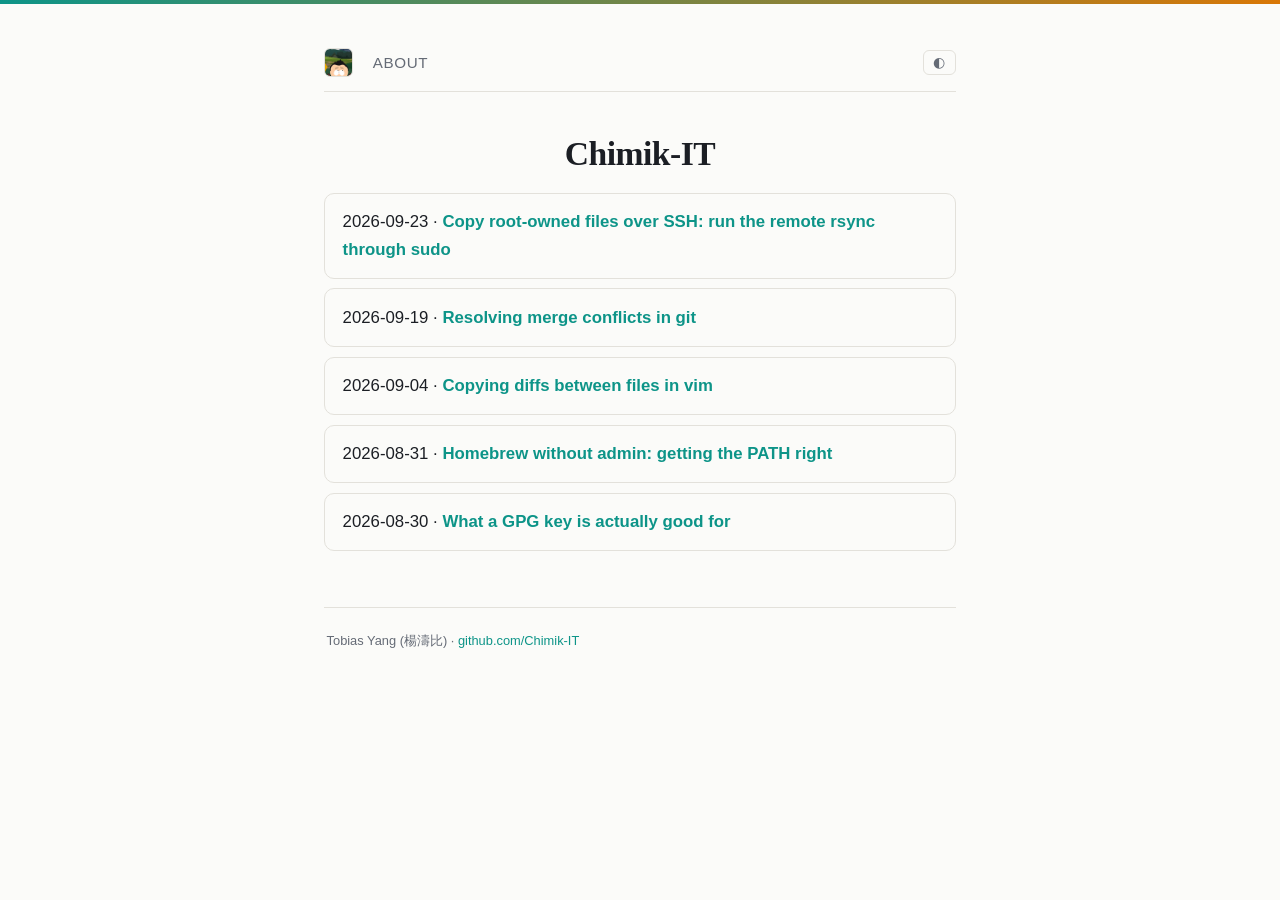
<file: index.html>
<?xml version="1.0" encoding="utf-8"?>
<!DOCTYPE html PUBLIC "-//W3C//DTD XHTML 1.0 Strict//EN"
"http://www.w3.org/TR/xhtml1/DTD/xhtml1-strict.dtd">
<html xmlns="http://www.w3.org/1999/xhtml" lang="en" xml:lang="en">
<head>
<!-- 2026-09-19 Sat 07:25 -->
<meta http-equiv="Content-Type" content="text/html;charset=utf-8" />
<meta name="viewport" content="width=device-width, initial-scale=1" />
<title>Chimik-IT</title>
<meta name="author" content="Chimik IT" />
<meta name="description" content="How-tos on infrastructure and tooling by Tobias Yang." />
<meta name="generator" content="Org Mode" />
<style type="text/css">
  #content { max-width: 60em; margin: auto; }
  .title  { text-align: center;
             margin-bottom: .2em; }
  .subtitle { text-align: center;
              font-size: medium;
              font-weight: bold;
              margin-top:0; }
  .todo   { font-family: monospace; color: red; }
  .done   { font-family: monospace; color: green; }
  .priority { font-family: monospace; color: orange; }
  .tag    { background-color: #eee; font-family: monospace;
            padding: 2px; font-size: 80%; font-weight: normal; }
  .timestamp { color: #bebebe; }
  .timestamp-kwd { color: #5f9ea0; }
  .org-right  { margin-left: auto; margin-right: 0px;  text-align: right; }
  .org-left   { margin-left: 0px;  margin-right: auto; text-align: left; }
  .org-center { margin-left: auto; margin-right: auto; text-align: center; }
  .underline { text-decoration: underline; }
  #postamble p, #preamble p { font-size: 90%; margin: .2em; }
  p.verse { margin-left: 3%; }
  pre {
    border: 1px solid #e6e6e6;
    border-radius: 3px;
    background-color: #f2f2f2;
    padding: 8pt;
    font-family: monospace;
    overflow: auto;
    margin: 1.2em;
  }
  pre.src {
    position: relative;
    overflow: auto;
  }
  pre.src:before {
    display: none;
    position: absolute;
    top: -8px;
    right: 12px;
    padding: 3px;
    color: #555;
    background-color: #f2f2f299;
  }
  pre.src:hover:before { display: inline; margin-top: 14px;}
  /* Languages per Org manual */
  pre.src-asymptote:before { content: 'Asymptote'; }
  pre.src-awk:before { content: 'Awk'; }
  pre.src-authinfo::before { content: 'Authinfo'; }
  pre.src-C:before { content: 'C'; }
  /* pre.src-C++ doesn't work in CSS */
  pre.src-clojure:before { content: 'Clojure'; }
  pre.src-css:before { content: 'CSS'; }
  pre.src-D:before { content: 'D'; }
  pre.src-ditaa:before { content: 'ditaa'; }
  pre.src-dot:before { content: 'Graphviz'; }
  pre.src-calc:before { content: 'Emacs Calc'; }
  pre.src-emacs-lisp:before { content: 'Emacs Lisp'; }
  pre.src-fortran:before { content: 'Fortran'; }
  pre.src-gnuplot:before { content: 'gnuplot'; }
  pre.src-haskell:before { content: 'Haskell'; }
  pre.src-hledger:before { content: 'hledger'; }
  pre.src-java:before { content: 'Java'; }
  pre.src-js:before { content: 'Javascript'; }
  pre.src-latex:before { content: 'LaTeX'; }
  pre.src-ledger:before { content: 'Ledger'; }
  pre.src-lisp:before { content: 'Lisp'; }
  pre.src-lilypond:before { content: 'Lilypond'; }
  pre.src-lua:before { content: 'Lua'; }
  pre.src-matlab:before { content: 'MATLAB'; }
  pre.src-mscgen:before { content: 'Mscgen'; }
  pre.src-ocaml:before { content: 'Objective Caml'; }
  pre.src-octave:before { content: 'Octave'; }
  pre.src-org:before { content: 'Org mode'; }
  pre.src-oz:before { content: 'OZ'; }
  pre.src-plantuml:before { content: 'Plantuml'; }
  pre.src-processing:before { content: 'Processing.js'; }
  pre.src-python:before { content: 'Python'; }
  pre.src-R:before { content: 'R'; }
  pre.src-ruby:before { content: 'Ruby'; }
  pre.src-sass:before { content: 'Sass'; }
  pre.src-scheme:before { content: 'Scheme'; }
  pre.src-screen:before { content: 'Gnu Screen'; }
  pre.src-sed:before { content: 'Sed'; }
  pre.src-sh:before { content: 'shell'; }
  pre.src-sql:before { content: 'SQL'; }
  pre.src-sqlite:before { content: 'SQLite'; }
  /* additional languages in org.el's org-babel-load-languages alist */
  pre.src-forth:before { content: 'Forth'; }
  pre.src-io:before { content: 'IO'; }
  pre.src-J:before { content: 'J'; }
  pre.src-makefile:before { content: 'Makefile'; }
  pre.src-maxima:before { content: 'Maxima'; }
  pre.src-perl:before { content: 'Perl'; }
  pre.src-picolisp:before { content: 'Pico Lisp'; }
  pre.src-scala:before { content: 'Scala'; }
  pre.src-shell:before { content: 'Shell Script'; }
  pre.src-ebnf2ps:before { content: 'ebfn2ps'; }
  /* additional language identifiers per "defun org-babel-execute"
       in ob-*.el */
  pre.src-cpp:before  { content: 'C++'; }
  pre.src-abc:before  { content: 'ABC'; }
  pre.src-coq:before  { content: 'Coq'; }
  pre.src-groovy:before  { content: 'Groovy'; }
  /* additional language identifiers from org-babel-shell-names in
     ob-shell.el: ob-shell is the only babel language using a lambda to put
     the execution function name together. */
  pre.src-bash:before  { content: 'bash'; }
  pre.src-csh:before  { content: 'csh'; }
  pre.src-ash:before  { content: 'ash'; }
  pre.src-dash:before  { content: 'dash'; }
  pre.src-ksh:before  { content: 'ksh'; }
  pre.src-mksh:before  { content: 'mksh'; }
  pre.src-posh:before  { content: 'posh'; }
  /* Additional Emacs modes also supported by the LaTeX listings package */
  pre.src-ada:before { content: 'Ada'; }
  pre.src-asm:before { content: 'Assembler'; }
  pre.src-caml:before { content: 'Caml'; }
  pre.src-delphi:before { content: 'Delphi'; }
  pre.src-html:before { content: 'HTML'; }
  pre.src-idl:before { content: 'IDL'; }
  pre.src-mercury:before { content: 'Mercury'; }
  pre.src-metapost:before { content: 'MetaPost'; }
  pre.src-modula-2:before { content: 'Modula-2'; }
  pre.src-pascal:before { content: 'Pascal'; }
  pre.src-ps:before { content: 'PostScript'; }
  pre.src-prolog:before { content: 'Prolog'; }
  pre.src-simula:before { content: 'Simula'; }
  pre.src-tcl:before { content: 'tcl'; }
  pre.src-tex:before { content: 'TeX'; }
  pre.src-plain-tex:before { content: 'Plain TeX'; }
  pre.src-verilog:before { content: 'Verilog'; }
  pre.src-vhdl:before { content: 'VHDL'; }
  pre.src-xml:before { content: 'XML'; }
  pre.src-nxml:before { content: 'XML'; }
  /* add a generic configuration mode; LaTeX export needs an additional
     (add-to-list 'org-latex-listings-langs '(conf " ")) in .emacs */
  pre.src-conf:before { content: 'Configuration File'; }

  table { border-collapse:collapse; }
  caption.t-above { caption-side: top; }
  caption.t-bottom { caption-side: bottom; }
  td, th { vertical-align:top;  }
  th.org-right  { text-align: center;  }
  th.org-left   { text-align: center;   }
  th.org-center { text-align: center; }
  td.org-right  { text-align: right;  }
  td.org-left   { text-align: left;   }
  td.org-center { text-align: center; }
  dt { font-weight: bold; }
  .footpara { display: inline; }
  .footdef  { margin-bottom: 1em; }
  .figure { padding: 1em; }
  .figure p { text-align: center; }
  .equation-container {
    display: table;
    text-align: center;
    width: 100%;
  }
  .equation {
    vertical-align: middle;
  }
  .equation-label {
    display: table-cell;
    text-align: right;
    vertical-align: middle;
  }
  .inlinetask {
    padding: 10px;
    border: 2px solid gray;
    margin: 10px;
    background: #ffffcc;
  }
  #org-div-home-and-up
   { text-align: right; font-size: 70%; white-space: nowrap; }
  textarea { overflow-x: auto; }
  .linenr { font-size: smaller }
  .code-highlighted { background-color: #ffff00; }
  .org-info-js_info-navigation { border-style: none; }
  #org-info-js_console-label
    { font-size: 10px; font-weight: bold; white-space: nowrap; }
  .org-info-js_search-highlight
    { background-color: #ffff00; color: #000000; font-weight: bold; }
  .org-svg { }
</style>
<link rel="stylesheet" href="static/css/style.css" type="text/css"/><link rel="icon" type="image/png" href="static/favicon.png"/><script>(function(){var t=localStorage.getItem('theme');if(t)document.documentElement.setAttribute('data-theme',t);})();</script>
<link rel="canonical" href="https://chimik-it.github.io/"/>
<meta property="og:type" content="website"/>
<meta property="og:title" content="Chimik-IT"/>
<meta property="og:description" content="How-tos on infrastructure and tooling by Tobias Yang."/>
<meta property="og:url" content="https://chimik-it.github.io/"/>
<script type="application/ld+json">{"@context":"https://schema.org","@type":"Person","name":"Tobias Yang","alternateName":["楊濤比","Tobias Speer"],"url":"https://chimik-it.github.io/","sameAs":["https://github.com/Chimik-IT"],"description":"Platform infrastructure and RAG/LLM tooling."}</script>
<meta property="og:image" content="https://chimik-it.github.io/static/favicon.png"/>
<meta name="twitter:card" content="summary"/>
</head>
<body>
<div id="preamble" class="status">
<nav class="howto-nav"><a href="index.html" class="logo"><img src="static/favicon.png" alt="Logo"/></a><a href="https://github.com/Chimik-IT">About</a><button id="theme-toggle" aria-label="Toggle color theme">◐</button></nav>
</div>
<div id="content" class="content">
<h1 class="title">Chimik-IT</h1>
<ul class="org-ul">
<li>2026-09-23 · <a href="howtos/rsync-sudo.html">Copy root-owned files over SSH: run the remote rsync through sudo</a></li>
<li>2026-09-19 · <a href="howtos/git-merge-conflicts.html">Resolving merge conflicts in git</a></li>
<li>2026-09-04 · <a href="howtos/vim-diff-copy.html">Copying diffs between files in vim</a></li>
<li>2026-08-31 · <a href="howtos/homebrew-non-root.html">Homebrew without admin: getting the PATH right</a></li>
<li>2026-08-30 · <a href="howtos/gpg-keys.html">What a GPG key is actually good for</a></li>
</ul>
</div>
<div id="postamble" class="status">
<p>Tobias Yang (楊濤比) · <a href="https://github.com/Chimik-IT">github.com/Chimik-IT</a></p><script>(function(){var b=document.getElementById('theme-toggle');if(!b)return;function apply(t){document.documentElement.setAttribute('data-theme',t);}b.addEventListener('click',function(){var sys=window.matchMedia('(prefers-color-scheme: dark)').matches?'dark':'light';var now=document.documentElement.getAttribute('data-theme')||sys;var next=now==='dark'?'light':'dark';apply(next);localStorage.setItem('theme',next);});})();</script>
</div>
</body>
</html>
</file>
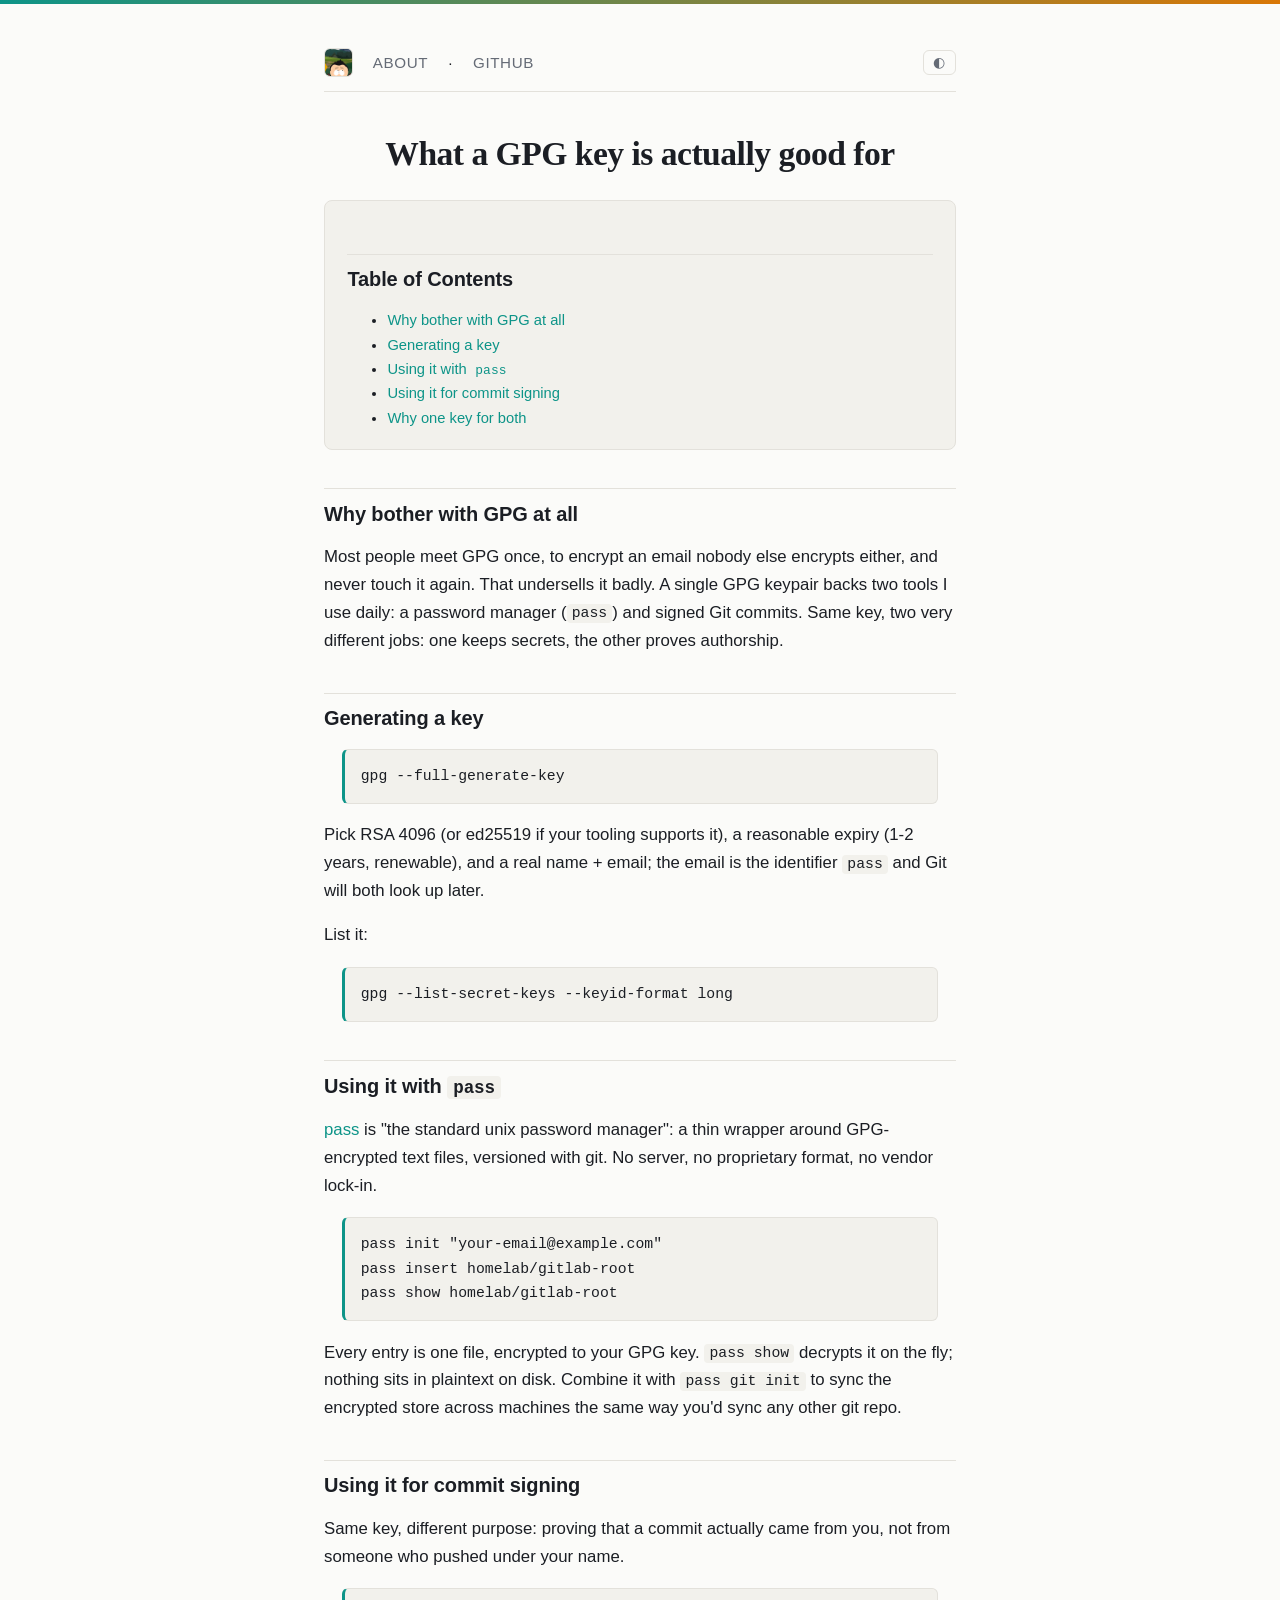
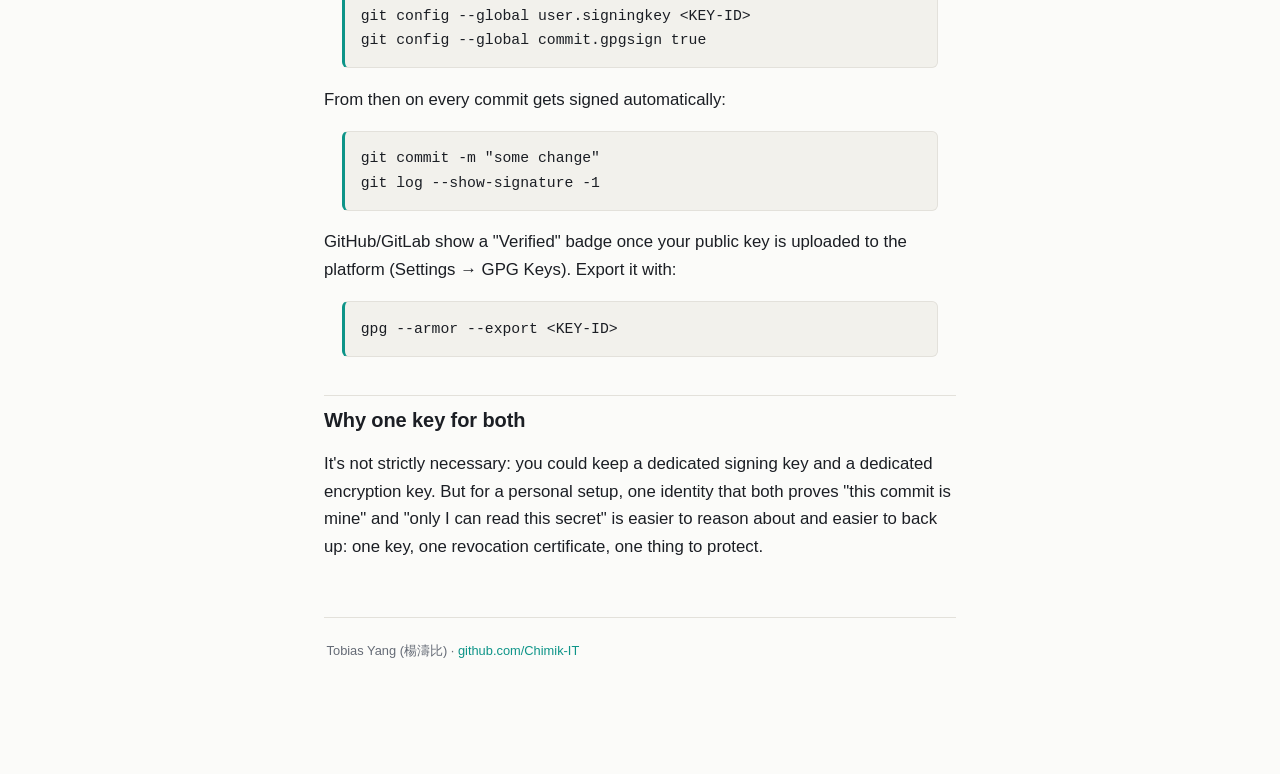
<file: gpg-keys.html>
<?xml version="1.0" encoding="utf-8"?>
<!DOCTYPE html PUBLIC "-//W3C//DTD XHTML 1.0 Strict//EN"
"http://www.w3.org/TR/xhtml1/DTD/xhtml1-strict.dtd">
<html xmlns="http://www.w3.org/1999/xhtml" lang="en" xml:lang="en">
<head>
<!-- 2026-08-30 So. 16:22 -->
<meta http-equiv="Content-Type" content="text/html;charset=utf-8" />
<meta name="viewport" content="width=device-width, initial-scale=1" />
<title>What a GPG key is actually good for</title>
<meta name="author" content="Tobias Yang" />
<meta name="generator" content="Org Mode" />
<style type="text/css">
  #content { max-width: 60em; margin: auto; }
  .title  { text-align: center;
             margin-bottom: .2em; }
  .subtitle { text-align: center;
              font-size: medium;
              font-weight: bold;
              margin-top:0; }
  .todo   { font-family: monospace; color: red; }
  .done   { font-family: monospace; color: green; }
  .priority { font-family: monospace; color: orange; }
  .tag    { background-color: #eee; font-family: monospace;
            padding: 2px; font-size: 80%; font-weight: normal; }
  .timestamp { color: #bebebe; }
  .timestamp-kwd { color: #5f9ea0; }
  .org-right  { margin-left: auto; margin-right: 0px;  text-align: right; }
  .org-left   { margin-left: 0px;  margin-right: auto; text-align: left; }
  .org-center { margin-left: auto; margin-right: auto; text-align: center; }
  .underline { text-decoration: underline; }
  #postamble p, #preamble p { font-size: 90%; margin: .2em; }
  p.verse { margin-left: 3%; }
  pre {
    border: 1px solid #e6e6e6;
    border-radius: 3px;
    background-color: #f2f2f2;
    padding: 8pt;
    font-family: monospace;
    overflow: auto;
    margin: 1.2em;
  }
  pre.src {
    position: relative;
    overflow: auto;
  }
  pre.src:before {
    display: none;
    position: absolute;
    top: -8px;
    right: 12px;
    padding: 3px;
    color: #555;
    background-color: #f2f2f299;
  }
  pre.src:hover:before { display: inline; margin-top: 14px;}
  /* Languages per Org manual */
  pre.src-asymptote:before { content: 'Asymptote'; }
  pre.src-awk:before { content: 'Awk'; }
  pre.src-authinfo::before { content: 'Authinfo'; }
  pre.src-C:before { content: 'C'; }
  /* pre.src-C++ doesn't work in CSS */
  pre.src-clojure:before { content: 'Clojure'; }
  pre.src-css:before { content: 'CSS'; }
  pre.src-D:before { content: 'D'; }
  pre.src-ditaa:before { content: 'ditaa'; }
  pre.src-dot:before { content: 'Graphviz'; }
  pre.src-calc:before { content: 'Emacs Calc'; }
  pre.src-emacs-lisp:before { content: 'Emacs Lisp'; }
  pre.src-fortran:before { content: 'Fortran'; }
  pre.src-gnuplot:before { content: 'gnuplot'; }
  pre.src-haskell:before { content: 'Haskell'; }
  pre.src-hledger:before { content: 'hledger'; }
  pre.src-java:before { content: 'Java'; }
  pre.src-js:before { content: 'Javascript'; }
  pre.src-latex:before { content: 'LaTeX'; }
  pre.src-ledger:before { content: 'Ledger'; }
  pre.src-lisp:before { content: 'Lisp'; }
  pre.src-lilypond:before { content: 'Lilypond'; }
  pre.src-lua:before { content: 'Lua'; }
  pre.src-matlab:before { content: 'MATLAB'; }
  pre.src-mscgen:before { content: 'Mscgen'; }
  pre.src-ocaml:before { content: 'Objective Caml'; }
  pre.src-octave:before { content: 'Octave'; }
  pre.src-org:before { content: 'Org mode'; }
  pre.src-oz:before { content: 'OZ'; }
  pre.src-plantuml:before { content: 'Plantuml'; }
  pre.src-processing:before { content: 'Processing.js'; }
  pre.src-python:before { content: 'Python'; }
  pre.src-R:before { content: 'R'; }
  pre.src-ruby:before { content: 'Ruby'; }
  pre.src-sass:before { content: 'Sass'; }
  pre.src-scheme:before { content: 'Scheme'; }
  pre.src-screen:before { content: 'Gnu Screen'; }
  pre.src-sed:before { content: 'Sed'; }
  pre.src-sh:before { content: 'shell'; }
  pre.src-sql:before { content: 'SQL'; }
  pre.src-sqlite:before { content: 'SQLite'; }
  /* additional languages in org.el's org-babel-load-languages alist */
  pre.src-forth:before { content: 'Forth'; }
  pre.src-io:before { content: 'IO'; }
  pre.src-J:before { content: 'J'; }
  pre.src-makefile:before { content: 'Makefile'; }
  pre.src-maxima:before { content: 'Maxima'; }
  pre.src-perl:before { content: 'Perl'; }
  pre.src-picolisp:before { content: 'Pico Lisp'; }
  pre.src-scala:before { content: 'Scala'; }
  pre.src-shell:before { content: 'Shell Script'; }
  pre.src-ebnf2ps:before { content: 'ebfn2ps'; }
  /* additional language identifiers per "defun org-babel-execute"
       in ob-*.el */
  pre.src-cpp:before  { content: 'C++'; }
  pre.src-abc:before  { content: 'ABC'; }
  pre.src-coq:before  { content: 'Coq'; }
  pre.src-groovy:before  { content: 'Groovy'; }
  /* additional language identifiers from org-babel-shell-names in
     ob-shell.el: ob-shell is the only babel language using a lambda to put
     the execution function name together. */
  pre.src-bash:before  { content: 'bash'; }
  pre.src-csh:before  { content: 'csh'; }
  pre.src-ash:before  { content: 'ash'; }
  pre.src-dash:before  { content: 'dash'; }
  pre.src-ksh:before  { content: 'ksh'; }
  pre.src-mksh:before  { content: 'mksh'; }
  pre.src-posh:before  { content: 'posh'; }
  /* Additional Emacs modes also supported by the LaTeX listings package */
  pre.src-ada:before { content: 'Ada'; }
  pre.src-asm:before { content: 'Assembler'; }
  pre.src-caml:before { content: 'Caml'; }
  pre.src-delphi:before { content: 'Delphi'; }
  pre.src-html:before { content: 'HTML'; }
  pre.src-idl:before { content: 'IDL'; }
  pre.src-mercury:before { content: 'Mercury'; }
  pre.src-metapost:before { content: 'MetaPost'; }
  pre.src-modula-2:before { content: 'Modula-2'; }
  pre.src-pascal:before { content: 'Pascal'; }
  pre.src-ps:before { content: 'PostScript'; }
  pre.src-prolog:before { content: 'Prolog'; }
  pre.src-simula:before { content: 'Simula'; }
  pre.src-tcl:before { content: 'tcl'; }
  pre.src-tex:before { content: 'TeX'; }
  pre.src-plain-tex:before { content: 'Plain TeX'; }
  pre.src-verilog:before { content: 'Verilog'; }
  pre.src-vhdl:before { content: 'VHDL'; }
  pre.src-xml:before { content: 'XML'; }
  pre.src-nxml:before { content: 'XML'; }
  /* add a generic configuration mode; LaTeX export needs an additional
     (add-to-list 'org-latex-listings-langs '(conf " ")) in .emacs */
  pre.src-conf:before { content: 'Configuration File'; }

  table { border-collapse:collapse; }
  caption.t-above { caption-side: top; }
  caption.t-bottom { caption-side: bottom; }
  td, th { vertical-align:top;  }
  th.org-right  { text-align: center;  }
  th.org-left   { text-align: center;   }
  th.org-center { text-align: center; }
  td.org-right  { text-align: right;  }
  td.org-left   { text-align: left;   }
  td.org-center { text-align: center; }
  dt { font-weight: bold; }
  .footpara { display: inline; }
  .footdef  { margin-bottom: 1em; }
  .figure { padding: 1em; }
  .figure p { text-align: center; }
  .equation-container {
    display: table;
    text-align: center;
    width: 100%;
  }
  .equation {
    vertical-align: middle;
  }
  .equation-label {
    display: table-cell;
    text-align: right;
    vertical-align: middle;
  }
  .inlinetask {
    padding: 10px;
    border: 2px solid gray;
    margin: 10px;
    background: #ffffcc;
  }
  #org-div-home-and-up
   { text-align: right; font-size: 70%; white-space: nowrap; }
  textarea { overflow-x: auto; }
  .linenr { font-size: smaller }
  .code-highlighted { background-color: #ffff00; }
  .org-info-js_info-navigation { border-style: none; }
  #org-info-js_console-label
    { font-size: 10px; font-weight: bold; white-space: nowrap; }
  .org-info-js_search-highlight
    { background-color: #ffff00; color: #000000; font-weight: bold; }
  .org-svg { }
</style>
<link rel="stylesheet" href="static/css/style.css" type="text/css"/><link rel="icon" type="image/png" href="static/favicon.png"/><script>(function(){var t=localStorage.getItem('theme');if(t)document.documentElement.setAttribute('data-theme',t);})();</script>
</head>
<body>
<div id="preamble" class="status">
<nav class="howto-nav"><a href="index.html" class="logo"><img src="static/favicon.png" alt="Logo"/></a><a href="about.html">About</a> · <a href="https://github.com/Chimik-IT">GitHub</a><button id="theme-toggle" aria-label="Toggle color theme">◐</button></nav>
</div>
<div id="content" class="content">
<h1 class="title">What a GPG key is actually good for</h1>
<div id="table-of-contents" role="doc-toc">
<h2>Table of Contents</h2>
<div id="text-table-of-contents" role="doc-toc">
<ul>
<li><a href="#orgc424692">Why bother with GPG at all</a></li>
<li><a href="#orgfec37f1">Generating a key</a></li>
<li><a href="#org42fcd87">Using it with <code>pass</code></a></li>
<li><a href="#orgd678ea4">Using it for commit signing</a></li>
<li><a href="#org182baa4">Why one key for both</a></li>
</ul>
</div>
</div>
<div id="outline-container-orgc424692" class="outline-2">
<h2 id="orgc424692">Why bother with GPG at all</h2>
<div class="outline-text-2" id="text-orgc424692">
<p>
Most people meet GPG once, to encrypt an email nobody else encrypts either,
and never touch it again. That undersells it badly. A single GPG keypair
backs two tools I use daily: a password manager (<code>pass</code>) and signed Git
commits. Same key, two very different jobs: one keeps secrets, the other
proves authorship.
</p>
</div>
</div>
<div id="outline-container-orgfec37f1" class="outline-2">
<h2 id="orgfec37f1">Generating a key</h2>
<div class="outline-text-2" id="text-orgfec37f1">
<div class="org-src-container">
<pre class="src src-bash">gpg --full-generate-key
</pre>
</div>

<p>
Pick RSA 4096 (or ed25519 if your tooling supports it), a reasonable
expiry (1-2 years, renewable), and a real name + email; the email is the
identifier <code>pass</code> and Git will both look up later.
</p>

<p>
List it:
</p>

<div class="org-src-container">
<pre class="src src-bash">gpg --list-secret-keys --keyid-format long
</pre>
</div>
</div>
</div>
<div id="outline-container-org42fcd87" class="outline-2">
<h2 id="org42fcd87">Using it with <code>pass</code></h2>
<div class="outline-text-2" id="text-org42fcd87">
<p>
<a href="https://www.passwordstore.org/">pass</a> is "the standard unix password
manager": a thin wrapper around GPG-encrypted text files, versioned with
git. No server, no proprietary format, no vendor lock-in.
</p>

<div class="org-src-container">
<pre class="src src-bash">pass init "your-email@example.com"
pass insert homelab/gitlab-root
pass show homelab/gitlab-root
</pre>
</div>

<p>
Every entry is one file, encrypted to your GPG key. <code>pass show</code> decrypts
it on the fly; nothing sits in plaintext on disk. Combine it with
<code>pass git init</code> to sync the encrypted store across machines the same way
you'd sync any other git repo.
</p>
</div>
</div>
<div id="outline-container-orgd678ea4" class="outline-2">
<h2 id="orgd678ea4">Using it for commit signing</h2>
<div class="outline-text-2" id="text-orgd678ea4">
<p>
Same key, different purpose: proving that a commit actually came from you,
not from someone who pushed under your name.
</p>

<div class="org-src-container">
<pre class="src src-bash">git config --global user.signingkey &lt;KEY-ID&gt;
git config --global commit.gpgsign true
</pre>
</div>

<p>
From then on every commit gets signed automatically:
</p>

<div class="org-src-container">
<pre class="src src-bash">git commit -m "some change"
git log --show-signature -1
</pre>
</div>

<p>
GitHub/GitLab show a "Verified" badge once your public key is uploaded to
the platform (Settings → GPG Keys). Export it with:
</p>

<div class="org-src-container">
<pre class="src src-bash">gpg --armor --export &lt;KEY-ID&gt;
</pre>
</div>
</div>
</div>
<div id="outline-container-org182baa4" class="outline-2">
<h2 id="org182baa4">Why one key for both</h2>
<div class="outline-text-2" id="text-org182baa4">
<p>
It's not strictly necessary: you could keep a dedicated signing key and
a dedicated encryption key. But for a personal setup, one identity that
both proves "this commit is mine" and "only I can read this secret" is
easier to reason about and easier to back up: one key, one revocation
certificate, one thing to protect.
</p>
</div>
</div>
</div>
<div id="postamble" class="status">
<p>Tobias Yang (楊濤比) · <a href="https://github.com/Chimik-IT">github.com/Chimik-IT</a></p><script>(function(){var b=document.getElementById('theme-toggle');if(!b)return;function apply(t){document.documentElement.setAttribute('data-theme',t);}b.addEventListener('click',function(){var sys=window.matchMedia('(prefers-color-scheme: dark)').matches?'dark':'light';var now=document.documentElement.getAttribute('data-theme')||sys;var next=now==='dark'?'light':'dark';apply(next);localStorage.setItem('theme',next);});})();</script>
</div>
</body>
</html>
</file>
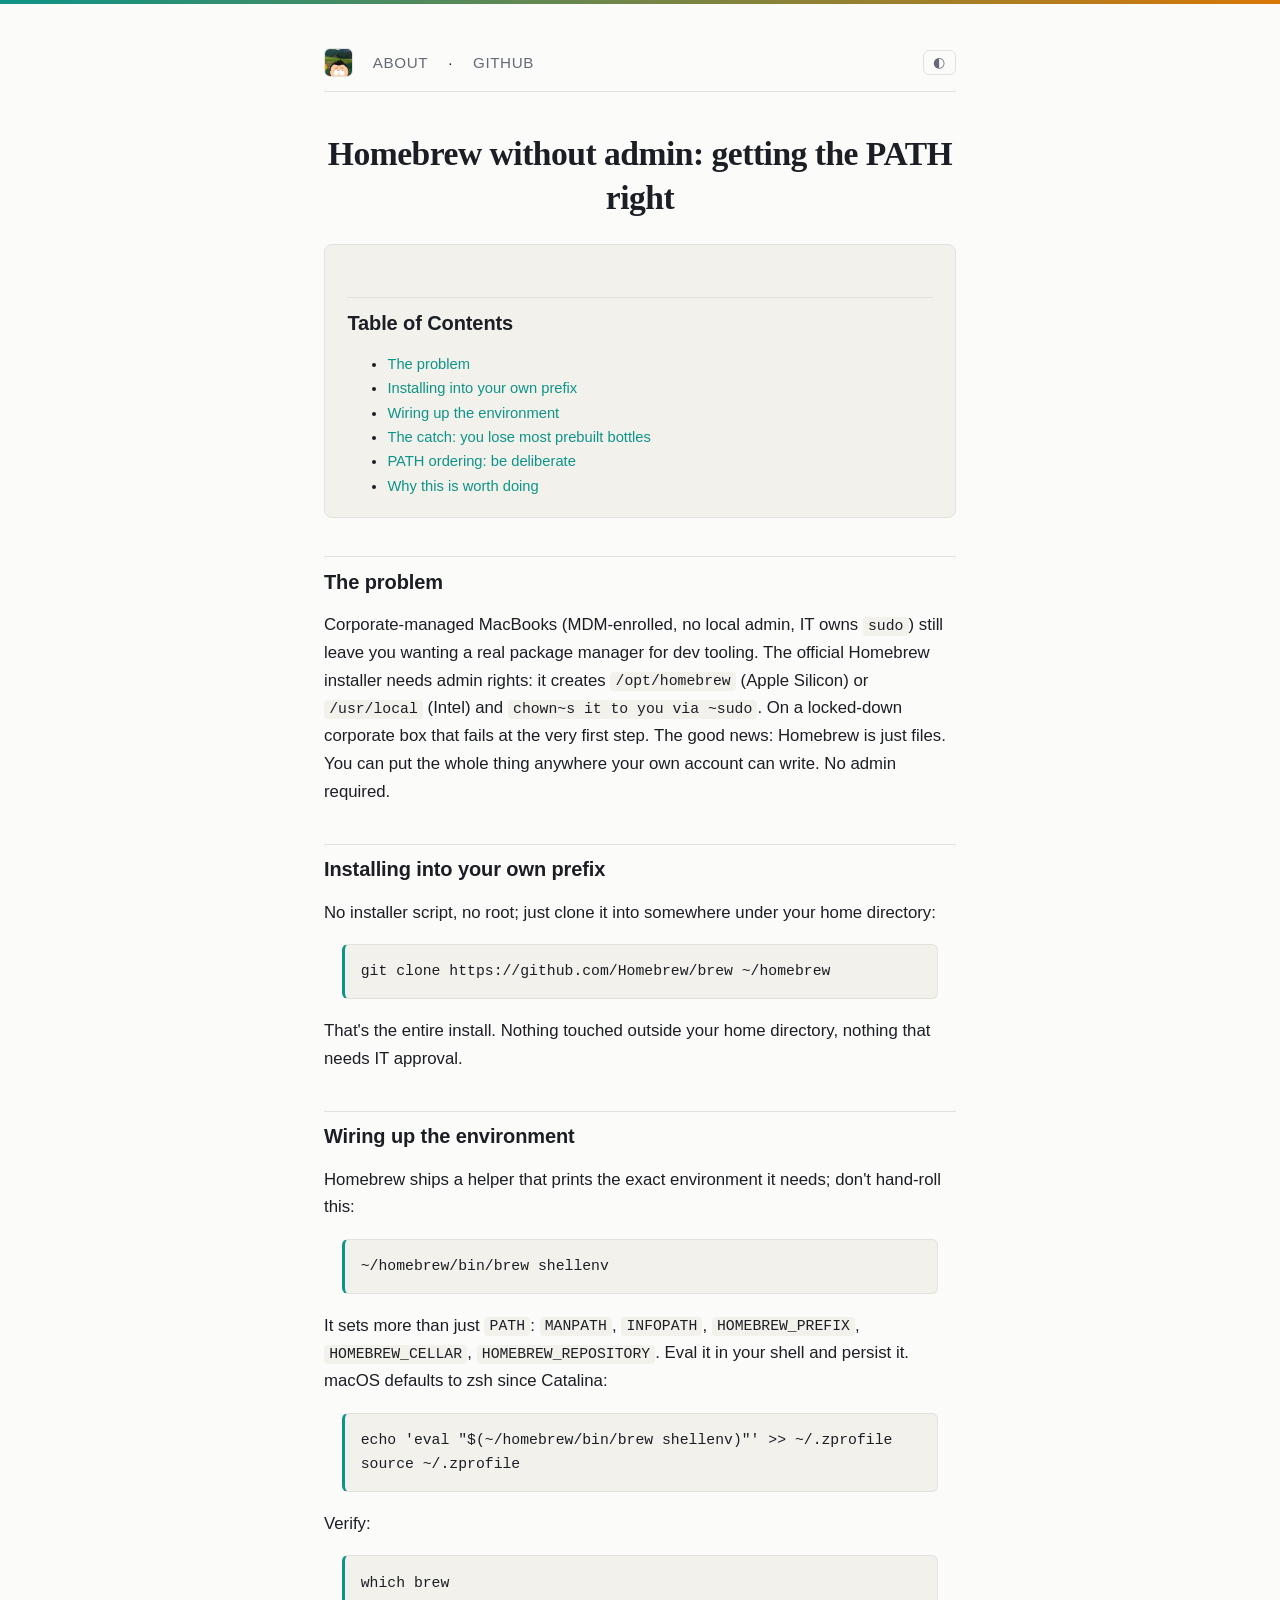
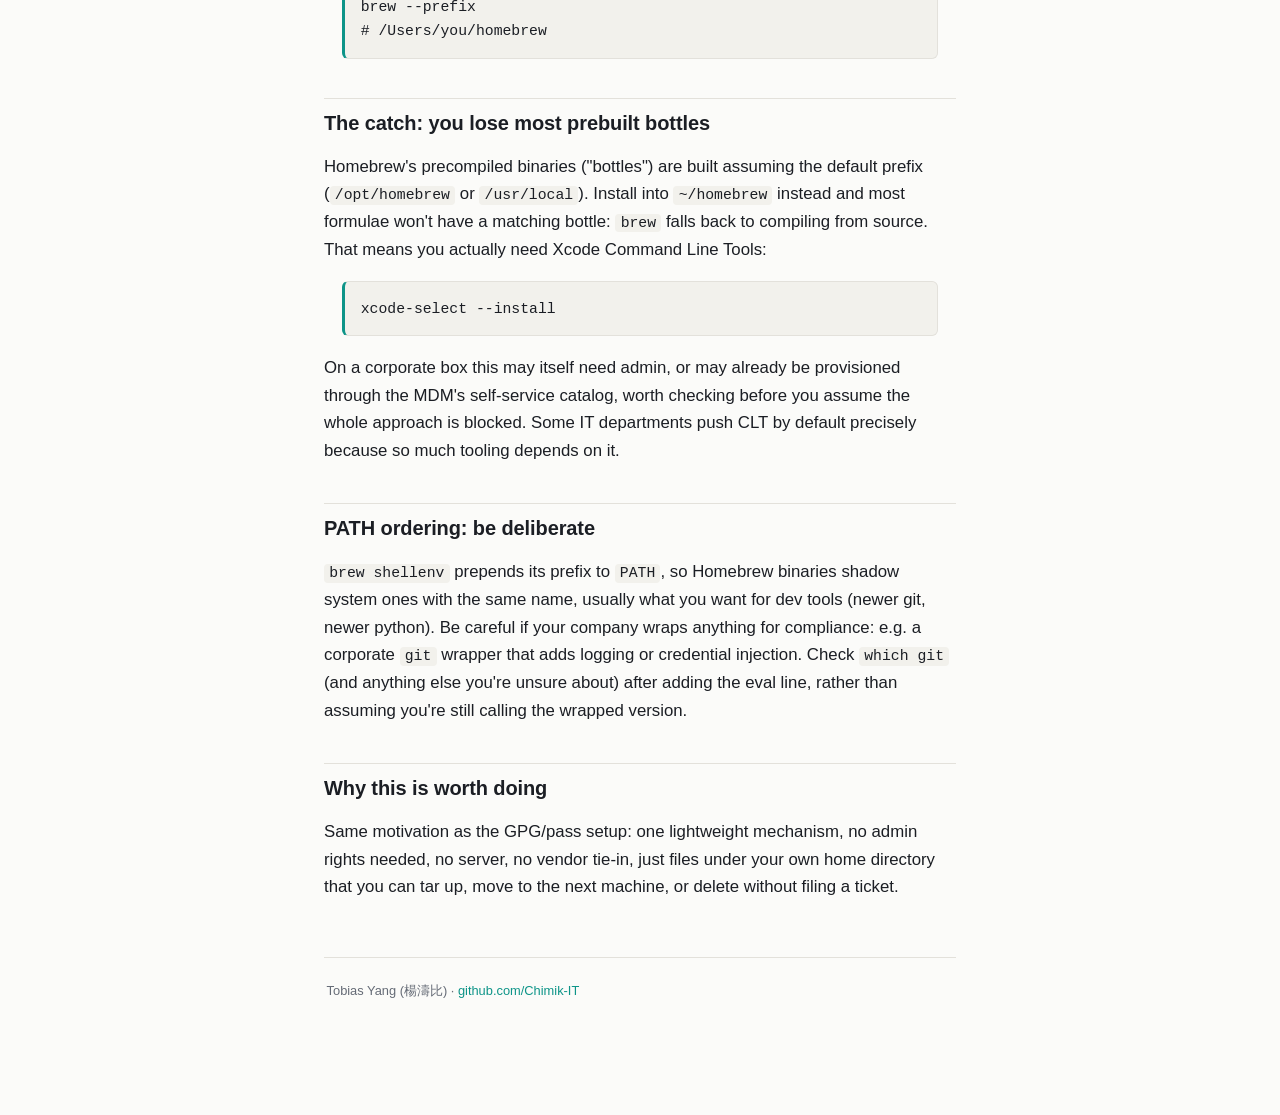
<file: homebrew-non-root.html>
<?xml version="1.0" encoding="utf-8"?>
<!DOCTYPE html PUBLIC "-//W3C//DTD XHTML 1.0 Strict//EN"
"http://www.w3.org/TR/xhtml1/DTD/xhtml1-strict.dtd">
<html xmlns="http://www.w3.org/1999/xhtml" lang="en" xml:lang="en">
<head>
<!-- 2026-08-30 So. 16:22 -->
<meta http-equiv="Content-Type" content="text/html;charset=utf-8" />
<meta name="viewport" content="width=device-width, initial-scale=1" />
<title>Homebrew without admin: getting the PATH right</title>
<meta name="author" content="Tobias Yang" />
<meta name="generator" content="Org Mode" />
<style type="text/css">
  #content { max-width: 60em; margin: auto; }
  .title  { text-align: center;
             margin-bottom: .2em; }
  .subtitle { text-align: center;
              font-size: medium;
              font-weight: bold;
              margin-top:0; }
  .todo   { font-family: monospace; color: red; }
  .done   { font-family: monospace; color: green; }
  .priority { font-family: monospace; color: orange; }
  .tag    { background-color: #eee; font-family: monospace;
            padding: 2px; font-size: 80%; font-weight: normal; }
  .timestamp { color: #bebebe; }
  .timestamp-kwd { color: #5f9ea0; }
  .org-right  { margin-left: auto; margin-right: 0px;  text-align: right; }
  .org-left   { margin-left: 0px;  margin-right: auto; text-align: left; }
  .org-center { margin-left: auto; margin-right: auto; text-align: center; }
  .underline { text-decoration: underline; }
  #postamble p, #preamble p { font-size: 90%; margin: .2em; }
  p.verse { margin-left: 3%; }
  pre {
    border: 1px solid #e6e6e6;
    border-radius: 3px;
    background-color: #f2f2f2;
    padding: 8pt;
    font-family: monospace;
    overflow: auto;
    margin: 1.2em;
  }
  pre.src {
    position: relative;
    overflow: auto;
  }
  pre.src:before {
    display: none;
    position: absolute;
    top: -8px;
    right: 12px;
    padding: 3px;
    color: #555;
    background-color: #f2f2f299;
  }
  pre.src:hover:before { display: inline; margin-top: 14px;}
  /* Languages per Org manual */
  pre.src-asymptote:before { content: 'Asymptote'; }
  pre.src-awk:before { content: 'Awk'; }
  pre.src-authinfo::before { content: 'Authinfo'; }
  pre.src-C:before { content: 'C'; }
  /* pre.src-C++ doesn't work in CSS */
  pre.src-clojure:before { content: 'Clojure'; }
  pre.src-css:before { content: 'CSS'; }
  pre.src-D:before { content: 'D'; }
  pre.src-ditaa:before { content: 'ditaa'; }
  pre.src-dot:before { content: 'Graphviz'; }
  pre.src-calc:before { content: 'Emacs Calc'; }
  pre.src-emacs-lisp:before { content: 'Emacs Lisp'; }
  pre.src-fortran:before { content: 'Fortran'; }
  pre.src-gnuplot:before { content: 'gnuplot'; }
  pre.src-haskell:before { content: 'Haskell'; }
  pre.src-hledger:before { content: 'hledger'; }
  pre.src-java:before { content: 'Java'; }
  pre.src-js:before { content: 'Javascript'; }
  pre.src-latex:before { content: 'LaTeX'; }
  pre.src-ledger:before { content: 'Ledger'; }
  pre.src-lisp:before { content: 'Lisp'; }
  pre.src-lilypond:before { content: 'Lilypond'; }
  pre.src-lua:before { content: 'Lua'; }
  pre.src-matlab:before { content: 'MATLAB'; }
  pre.src-mscgen:before { content: 'Mscgen'; }
  pre.src-ocaml:before { content: 'Objective Caml'; }
  pre.src-octave:before { content: 'Octave'; }
  pre.src-org:before { content: 'Org mode'; }
  pre.src-oz:before { content: 'OZ'; }
  pre.src-plantuml:before { content: 'Plantuml'; }
  pre.src-processing:before { content: 'Processing.js'; }
  pre.src-python:before { content: 'Python'; }
  pre.src-R:before { content: 'R'; }
  pre.src-ruby:before { content: 'Ruby'; }
  pre.src-sass:before { content: 'Sass'; }
  pre.src-scheme:before { content: 'Scheme'; }
  pre.src-screen:before { content: 'Gnu Screen'; }
  pre.src-sed:before { content: 'Sed'; }
  pre.src-sh:before { content: 'shell'; }
  pre.src-sql:before { content: 'SQL'; }
  pre.src-sqlite:before { content: 'SQLite'; }
  /* additional languages in org.el's org-babel-load-languages alist */
  pre.src-forth:before { content: 'Forth'; }
  pre.src-io:before { content: 'IO'; }
  pre.src-J:before { content: 'J'; }
  pre.src-makefile:before { content: 'Makefile'; }
  pre.src-maxima:before { content: 'Maxima'; }
  pre.src-perl:before { content: 'Perl'; }
  pre.src-picolisp:before { content: 'Pico Lisp'; }
  pre.src-scala:before { content: 'Scala'; }
  pre.src-shell:before { content: 'Shell Script'; }
  pre.src-ebnf2ps:before { content: 'ebfn2ps'; }
  /* additional language identifiers per "defun org-babel-execute"
       in ob-*.el */
  pre.src-cpp:before  { content: 'C++'; }
  pre.src-abc:before  { content: 'ABC'; }
  pre.src-coq:before  { content: 'Coq'; }
  pre.src-groovy:before  { content: 'Groovy'; }
  /* additional language identifiers from org-babel-shell-names in
     ob-shell.el: ob-shell is the only babel language using a lambda to put
     the execution function name together. */
  pre.src-bash:before  { content: 'bash'; }
  pre.src-csh:before  { content: 'csh'; }
  pre.src-ash:before  { content: 'ash'; }
  pre.src-dash:before  { content: 'dash'; }
  pre.src-ksh:before  { content: 'ksh'; }
  pre.src-mksh:before  { content: 'mksh'; }
  pre.src-posh:before  { content: 'posh'; }
  /* Additional Emacs modes also supported by the LaTeX listings package */
  pre.src-ada:before { content: 'Ada'; }
  pre.src-asm:before { content: 'Assembler'; }
  pre.src-caml:before { content: 'Caml'; }
  pre.src-delphi:before { content: 'Delphi'; }
  pre.src-html:before { content: 'HTML'; }
  pre.src-idl:before { content: 'IDL'; }
  pre.src-mercury:before { content: 'Mercury'; }
  pre.src-metapost:before { content: 'MetaPost'; }
  pre.src-modula-2:before { content: 'Modula-2'; }
  pre.src-pascal:before { content: 'Pascal'; }
  pre.src-ps:before { content: 'PostScript'; }
  pre.src-prolog:before { content: 'Prolog'; }
  pre.src-simula:before { content: 'Simula'; }
  pre.src-tcl:before { content: 'tcl'; }
  pre.src-tex:before { content: 'TeX'; }
  pre.src-plain-tex:before { content: 'Plain TeX'; }
  pre.src-verilog:before { content: 'Verilog'; }
  pre.src-vhdl:before { content: 'VHDL'; }
  pre.src-xml:before { content: 'XML'; }
  pre.src-nxml:before { content: 'XML'; }
  /* add a generic configuration mode; LaTeX export needs an additional
     (add-to-list 'org-latex-listings-langs '(conf " ")) in .emacs */
  pre.src-conf:before { content: 'Configuration File'; }

  table { border-collapse:collapse; }
  caption.t-above { caption-side: top; }
  caption.t-bottom { caption-side: bottom; }
  td, th { vertical-align:top;  }
  th.org-right  { text-align: center;  }
  th.org-left   { text-align: center;   }
  th.org-center { text-align: center; }
  td.org-right  { text-align: right;  }
  td.org-left   { text-align: left;   }
  td.org-center { text-align: center; }
  dt { font-weight: bold; }
  .footpara { display: inline; }
  .footdef  { margin-bottom: 1em; }
  .figure { padding: 1em; }
  .figure p { text-align: center; }
  .equation-container {
    display: table;
    text-align: center;
    width: 100%;
  }
  .equation {
    vertical-align: middle;
  }
  .equation-label {
    display: table-cell;
    text-align: right;
    vertical-align: middle;
  }
  .inlinetask {
    padding: 10px;
    border: 2px solid gray;
    margin: 10px;
    background: #ffffcc;
  }
  #org-div-home-and-up
   { text-align: right; font-size: 70%; white-space: nowrap; }
  textarea { overflow-x: auto; }
  .linenr { font-size: smaller }
  .code-highlighted { background-color: #ffff00; }
  .org-info-js_info-navigation { border-style: none; }
  #org-info-js_console-label
    { font-size: 10px; font-weight: bold; white-space: nowrap; }
  .org-info-js_search-highlight
    { background-color: #ffff00; color: #000000; font-weight: bold; }
  .org-svg { }
</style>
<link rel="stylesheet" href="static/css/style.css" type="text/css"/><link rel="icon" type="image/png" href="static/favicon.png"/><script>(function(){var t=localStorage.getItem('theme');if(t)document.documentElement.setAttribute('data-theme',t);})();</script>
</head>
<body>
<div id="preamble" class="status">
<nav class="howto-nav"><a href="index.html" class="logo"><img src="static/favicon.png" alt="Logo"/></a><a href="about.html">About</a> · <a href="https://github.com/Chimik-IT">GitHub</a><button id="theme-toggle" aria-label="Toggle color theme">◐</button></nav>
</div>
<div id="content" class="content">
<h1 class="title">Homebrew without admin: getting the PATH right</h1>
<div id="table-of-contents" role="doc-toc">
<h2>Table of Contents</h2>
<div id="text-table-of-contents" role="doc-toc">
<ul>
<li><a href="#org51ec0c5">The problem</a></li>
<li><a href="#org8c250f9">Installing into your own prefix</a></li>
<li><a href="#org6c64085">Wiring up the environment</a></li>
<li><a href="#org23f128f">The catch: you lose most prebuilt bottles</a></li>
<li><a href="#orgae6b826">PATH ordering: be deliberate</a></li>
<li><a href="#org5aaf63a">Why this is worth doing</a></li>
</ul>
</div>
</div>
<div id="outline-container-org51ec0c5" class="outline-2">
<h2 id="org51ec0c5">The problem</h2>
<div class="outline-text-2" id="text-org51ec0c5">
<p>
Corporate-managed MacBooks (MDM-enrolled, no local admin, IT owns
<code>sudo</code>) still leave you wanting a real package manager for dev tooling.
The official Homebrew installer needs admin rights: it creates
<code>/opt/homebrew</code> (Apple Silicon) or <code>/usr/local</code> (Intel) and <code>chown~s it
to you via ~sudo</code>. On a locked-down corporate box that fails at the very
first step. The good news: Homebrew is just files. You can put the whole
thing anywhere your own account can write. No admin required.
</p>
</div>
</div>
<div id="outline-container-org8c250f9" class="outline-2">
<h2 id="org8c250f9">Installing into your own prefix</h2>
<div class="outline-text-2" id="text-org8c250f9">
<p>
No installer script, no root; just clone it into somewhere under your
home directory:
</p>

<div class="org-src-container">
<pre class="src src-bash">git clone https://github.com/Homebrew/brew ~/homebrew
</pre>
</div>

<p>
That's the entire install. Nothing touched outside your home directory,
nothing that needs IT approval.
</p>
</div>
</div>
<div id="outline-container-org6c64085" class="outline-2">
<h2 id="org6c64085">Wiring up the environment</h2>
<div class="outline-text-2" id="text-org6c64085">
<p>
Homebrew ships a helper that prints the exact environment it needs;
don't hand-roll this:
</p>

<div class="org-src-container">
<pre class="src src-bash">~/homebrew/bin/brew shellenv
</pre>
</div>

<p>
It sets more than just <code>PATH</code>: <code>MANPATH</code>, <code>INFOPATH</code>,
<code>HOMEBREW_PREFIX</code>, <code>HOMEBREW_CELLAR</code>, <code>HOMEBREW_REPOSITORY</code>. Eval it in
your shell and persist it. macOS defaults to zsh since Catalina:
</p>

<div class="org-src-container">
<pre class="src src-bash">echo 'eval "$(~/homebrew/bin/brew shellenv)"' &gt;&gt; ~/.zprofile
source ~/.zprofile
</pre>
</div>

<p>
Verify:
</p>

<div class="org-src-container">
<pre class="src src-bash">which brew
brew --prefix
# /Users/you/homebrew
</pre>
</div>
</div>
</div>
<div id="outline-container-org23f128f" class="outline-2">
<h2 id="org23f128f">The catch: you lose most prebuilt bottles</h2>
<div class="outline-text-2" id="text-org23f128f">
<p>
Homebrew's precompiled binaries ("bottles") are built assuming the
default prefix (<code>/opt/homebrew</code> or <code>/usr/local</code>). Install into
<code>~/homebrew</code> instead and most formulae won't have a matching bottle:
<code>brew</code> falls back to compiling from source. That means you actually need
Xcode Command Line Tools:
</p>

<div class="org-src-container">
<pre class="src src-bash">xcode-select --install
</pre>
</div>

<p>
On a corporate box this may itself need admin, or may already be
provisioned through the MDM's self-service catalog, worth checking
before you assume the whole approach is blocked. Some IT departments
push CLT by default precisely because so much tooling depends on it.
</p>
</div>
</div>
<div id="outline-container-orgae6b826" class="outline-2">
<h2 id="orgae6b826">PATH ordering: be deliberate</h2>
<div class="outline-text-2" id="text-orgae6b826">
<p>
<code>brew shellenv</code> prepends its prefix to <code>PATH</code>, so Homebrew binaries
shadow system ones with the same name, usually what you want for dev
tools (newer git, newer python). Be careful if your company wraps
anything for compliance: e.g. a corporate <code>git</code> wrapper that adds
logging or credential injection. Check <code>which git</code> (and anything else
you're unsure about) after adding the eval line, rather than assuming
you're still calling the wrapped version.
</p>
</div>
</div>
<div id="outline-container-org5aaf63a" class="outline-2">
<h2 id="org5aaf63a">Why this is worth doing</h2>
<div class="outline-text-2" id="text-org5aaf63a">
<p>
Same motivation as the GPG/pass setup: one lightweight mechanism, no
admin rights needed, no server, no vendor tie-in, just files under your
own home directory that you can tar up, move to the next machine, or
delete without filing a ticket.
</p>
</div>
</div>
</div>
<div id="postamble" class="status">
<p>Tobias Yang (楊濤比) · <a href="https://github.com/Chimik-IT">github.com/Chimik-IT</a></p><script>(function(){var b=document.getElementById('theme-toggle');if(!b)return;function apply(t){document.documentElement.setAttribute('data-theme',t);}b.addEventListener('click',function(){var sys=window.matchMedia('(prefers-color-scheme: dark)').matches?'dark':'light';var now=document.documentElement.getAttribute('data-theme')||sys;var next=now==='dark'?'light':'dark';apply(next);localStorage.setItem('theme',next);});})();</script>
</div>
</body>
</html>
</file>
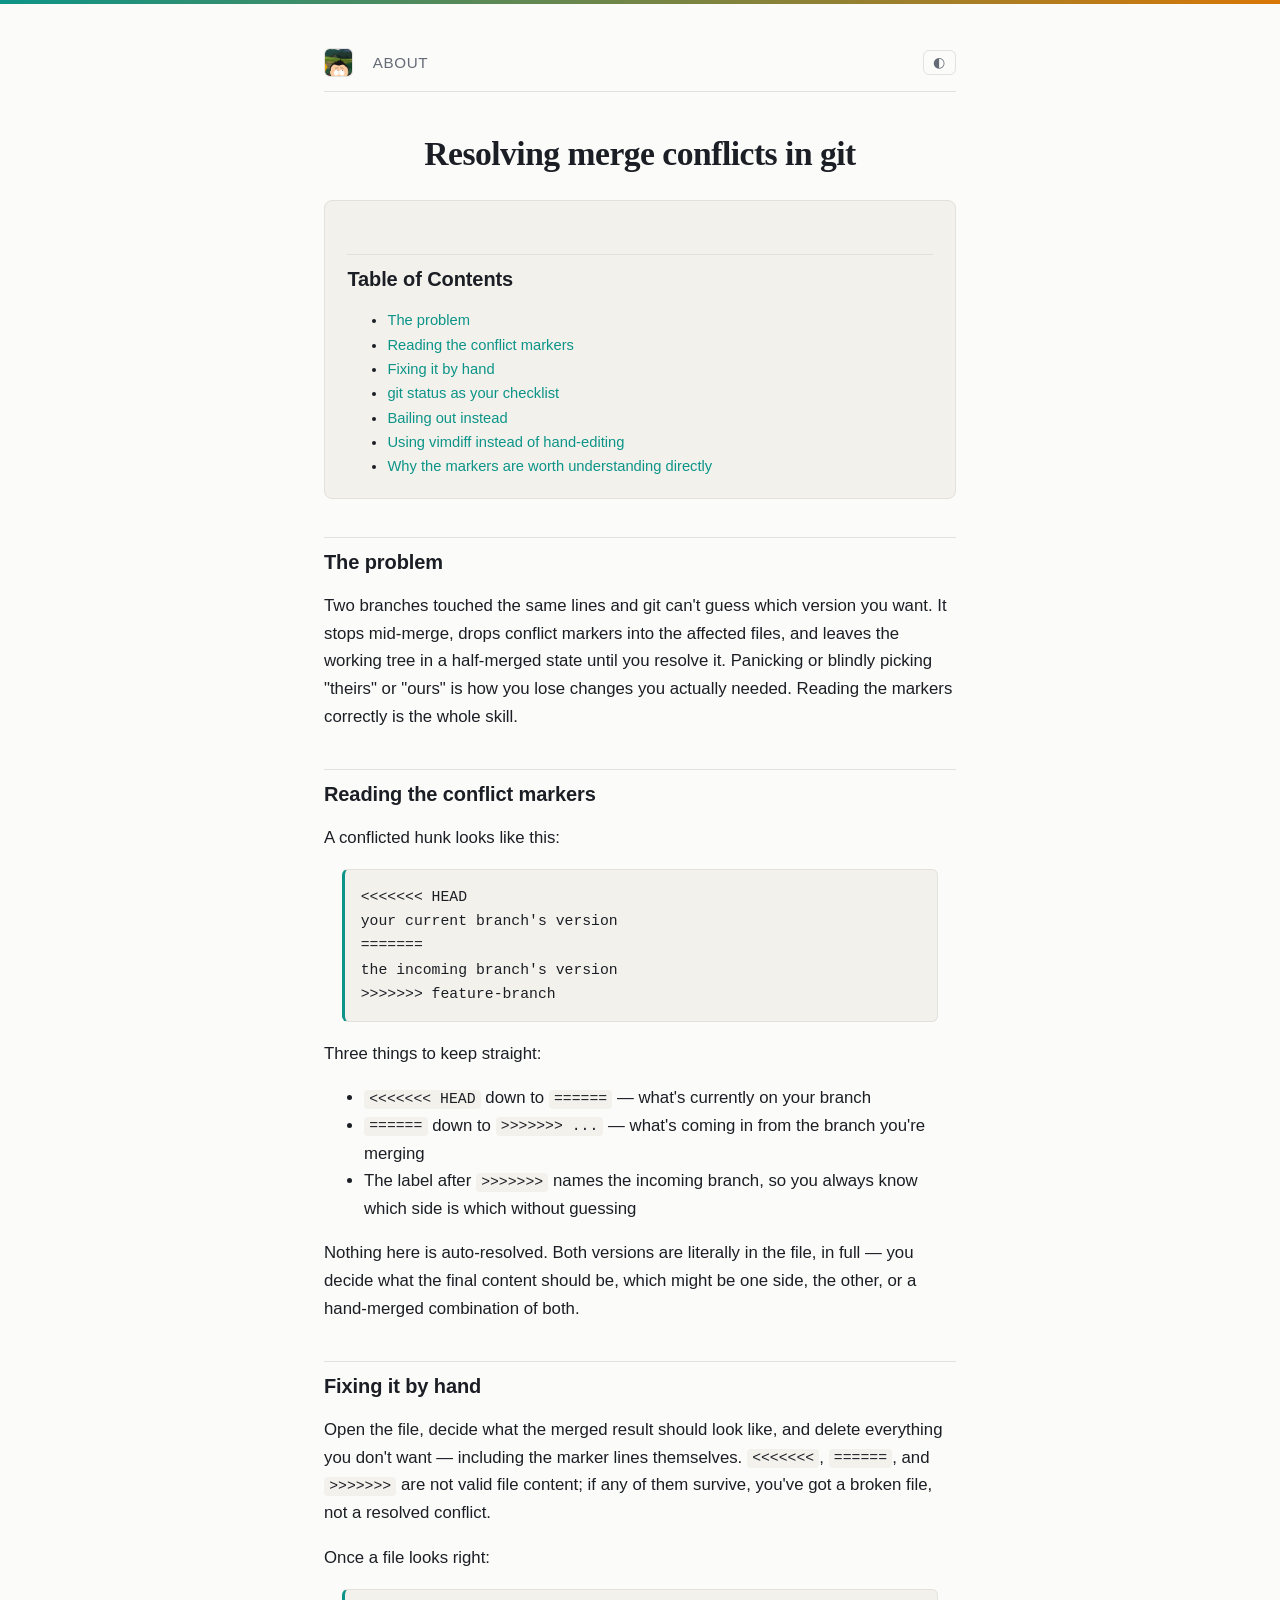
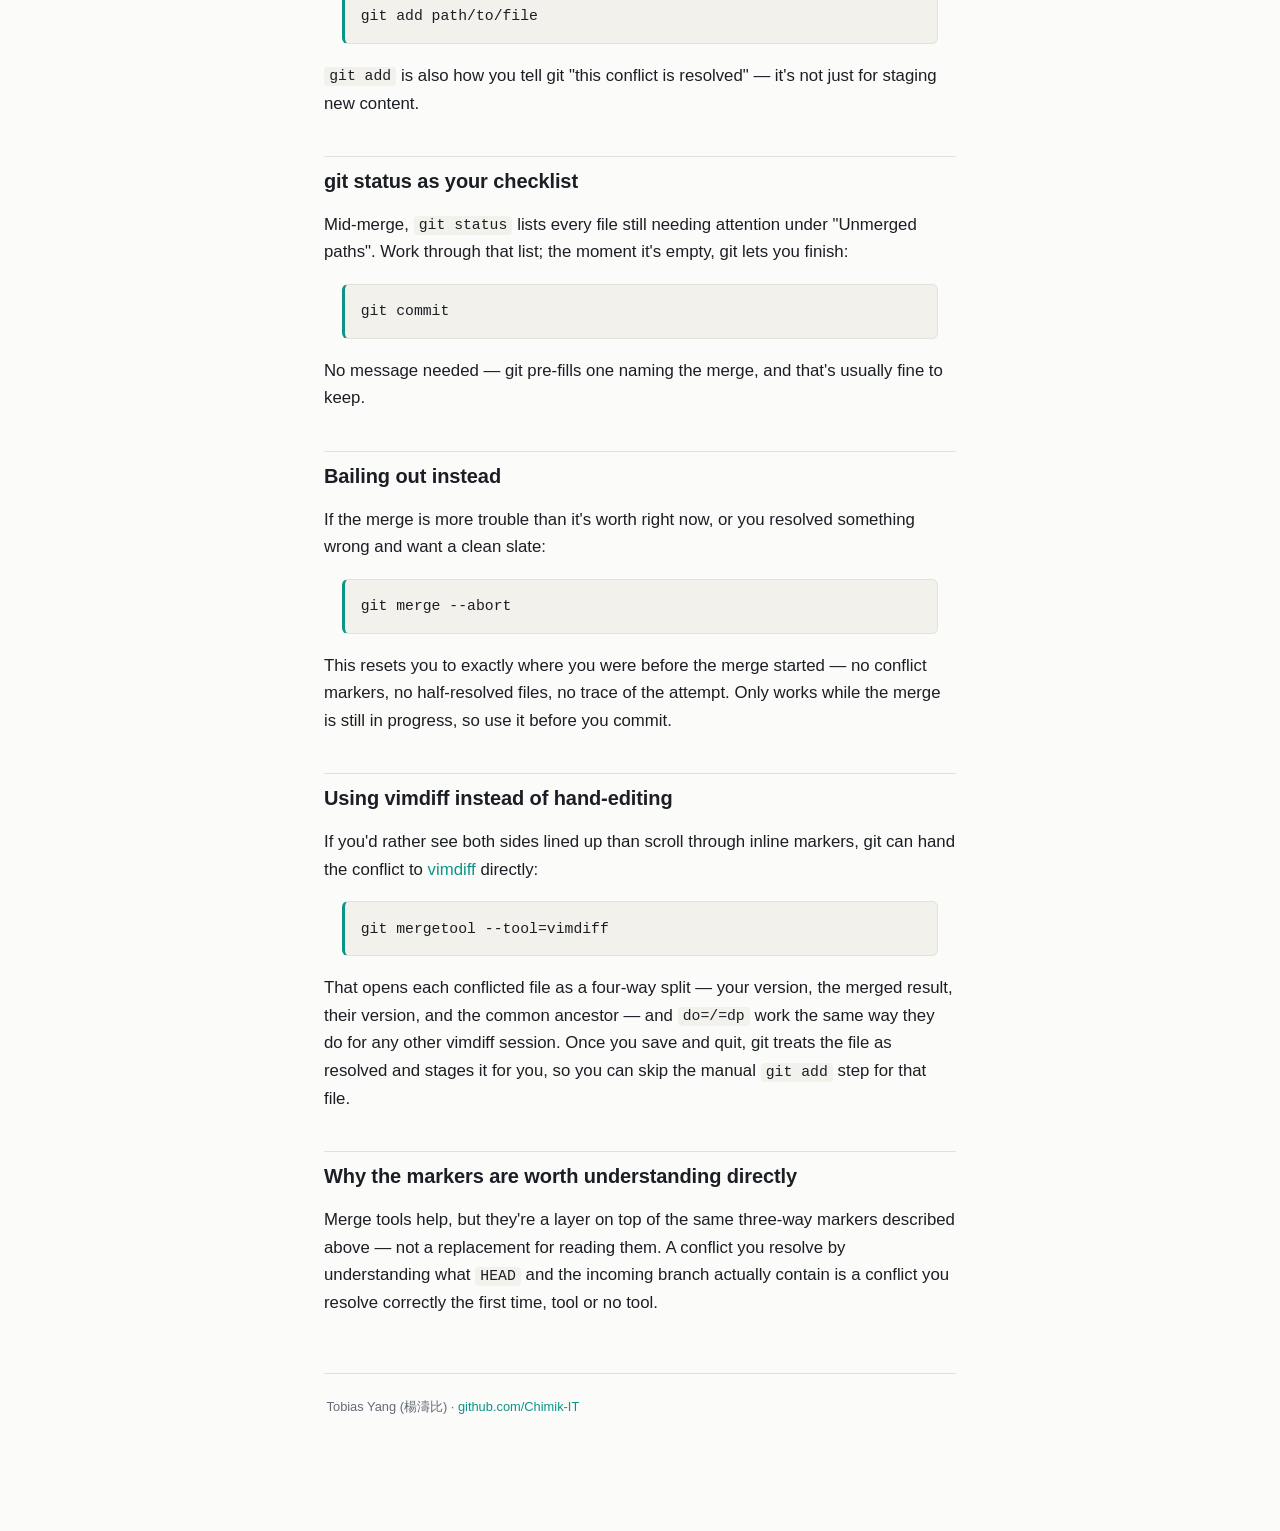
<file: howtos/git-merge-conflicts.html>
<?xml version="1.0" encoding="utf-8"?>
<!DOCTYPE html PUBLIC "-//W3C//DTD XHTML 1.0 Strict//EN"
"http://www.w3.org/TR/xhtml1/DTD/xhtml1-strict.dtd">
<html xmlns="http://www.w3.org/1999/xhtml" lang="en" xml:lang="en">
<head>
<!-- 2026-09-19 Sat 07:25 -->
<meta http-equiv="Content-Type" content="text/html;charset=utf-8" />
<meta name="viewport" content="width=device-width, initial-scale=1" />
<title>Resolving merge conflicts in git</title>
<meta name="author" content="Tobias Yang" />
<meta name="generator" content="Org Mode" />
<style type="text/css">
  #content { max-width: 60em; margin: auto; }
  .title  { text-align: center;
             margin-bottom: .2em; }
  .subtitle { text-align: center;
              font-size: medium;
              font-weight: bold;
              margin-top:0; }
  .todo   { font-family: monospace; color: red; }
  .done   { font-family: monospace; color: green; }
  .priority { font-family: monospace; color: orange; }
  .tag    { background-color: #eee; font-family: monospace;
            padding: 2px; font-size: 80%; font-weight: normal; }
  .timestamp { color: #bebebe; }
  .timestamp-kwd { color: #5f9ea0; }
  .org-right  { margin-left: auto; margin-right: 0px;  text-align: right; }
  .org-left   { margin-left: 0px;  margin-right: auto; text-align: left; }
  .org-center { margin-left: auto; margin-right: auto; text-align: center; }
  .underline { text-decoration: underline; }
  #postamble p, #preamble p { font-size: 90%; margin: .2em; }
  p.verse { margin-left: 3%; }
  pre {
    border: 1px solid #e6e6e6;
    border-radius: 3px;
    background-color: #f2f2f2;
    padding: 8pt;
    font-family: monospace;
    overflow: auto;
    margin: 1.2em;
  }
  pre.src {
    position: relative;
    overflow: auto;
  }
  pre.src:before {
    display: none;
    position: absolute;
    top: -8px;
    right: 12px;
    padding: 3px;
    color: #555;
    background-color: #f2f2f299;
  }
  pre.src:hover:before { display: inline; margin-top: 14px;}
  /* Languages per Org manual */
  pre.src-asymptote:before { content: 'Asymptote'; }
  pre.src-awk:before { content: 'Awk'; }
  pre.src-authinfo::before { content: 'Authinfo'; }
  pre.src-C:before { content: 'C'; }
  /* pre.src-C++ doesn't work in CSS */
  pre.src-clojure:before { content: 'Clojure'; }
  pre.src-css:before { content: 'CSS'; }
  pre.src-D:before { content: 'D'; }
  pre.src-ditaa:before { content: 'ditaa'; }
  pre.src-dot:before { content: 'Graphviz'; }
  pre.src-calc:before { content: 'Emacs Calc'; }
  pre.src-emacs-lisp:before { content: 'Emacs Lisp'; }
  pre.src-fortran:before { content: 'Fortran'; }
  pre.src-gnuplot:before { content: 'gnuplot'; }
  pre.src-haskell:before { content: 'Haskell'; }
  pre.src-hledger:before { content: 'hledger'; }
  pre.src-java:before { content: 'Java'; }
  pre.src-js:before { content: 'Javascript'; }
  pre.src-latex:before { content: 'LaTeX'; }
  pre.src-ledger:before { content: 'Ledger'; }
  pre.src-lisp:before { content: 'Lisp'; }
  pre.src-lilypond:before { content: 'Lilypond'; }
  pre.src-lua:before { content: 'Lua'; }
  pre.src-matlab:before { content: 'MATLAB'; }
  pre.src-mscgen:before { content: 'Mscgen'; }
  pre.src-ocaml:before { content: 'Objective Caml'; }
  pre.src-octave:before { content: 'Octave'; }
  pre.src-org:before { content: 'Org mode'; }
  pre.src-oz:before { content: 'OZ'; }
  pre.src-plantuml:before { content: 'Plantuml'; }
  pre.src-processing:before { content: 'Processing.js'; }
  pre.src-python:before { content: 'Python'; }
  pre.src-R:before { content: 'R'; }
  pre.src-ruby:before { content: 'Ruby'; }
  pre.src-sass:before { content: 'Sass'; }
  pre.src-scheme:before { content: 'Scheme'; }
  pre.src-screen:before { content: 'Gnu Screen'; }
  pre.src-sed:before { content: 'Sed'; }
  pre.src-sh:before { content: 'shell'; }
  pre.src-sql:before { content: 'SQL'; }
  pre.src-sqlite:before { content: 'SQLite'; }
  /* additional languages in org.el's org-babel-load-languages alist */
  pre.src-forth:before { content: 'Forth'; }
  pre.src-io:before { content: 'IO'; }
  pre.src-J:before { content: 'J'; }
  pre.src-makefile:before { content: 'Makefile'; }
  pre.src-maxima:before { content: 'Maxima'; }
  pre.src-perl:before { content: 'Perl'; }
  pre.src-picolisp:before { content: 'Pico Lisp'; }
  pre.src-scala:before { content: 'Scala'; }
  pre.src-shell:before { content: 'Shell Script'; }
  pre.src-ebnf2ps:before { content: 'ebfn2ps'; }
  /* additional language identifiers per "defun org-babel-execute"
       in ob-*.el */
  pre.src-cpp:before  { content: 'C++'; }
  pre.src-abc:before  { content: 'ABC'; }
  pre.src-coq:before  { content: 'Coq'; }
  pre.src-groovy:before  { content: 'Groovy'; }
  /* additional language identifiers from org-babel-shell-names in
     ob-shell.el: ob-shell is the only babel language using a lambda to put
     the execution function name together. */
  pre.src-bash:before  { content: 'bash'; }
  pre.src-csh:before  { content: 'csh'; }
  pre.src-ash:before  { content: 'ash'; }
  pre.src-dash:before  { content: 'dash'; }
  pre.src-ksh:before  { content: 'ksh'; }
  pre.src-mksh:before  { content: 'mksh'; }
  pre.src-posh:before  { content: 'posh'; }
  /* Additional Emacs modes also supported by the LaTeX listings package */
  pre.src-ada:before { content: 'Ada'; }
  pre.src-asm:before { content: 'Assembler'; }
  pre.src-caml:before { content: 'Caml'; }
  pre.src-delphi:before { content: 'Delphi'; }
  pre.src-html:before { content: 'HTML'; }
  pre.src-idl:before { content: 'IDL'; }
  pre.src-mercury:before { content: 'Mercury'; }
  pre.src-metapost:before { content: 'MetaPost'; }
  pre.src-modula-2:before { content: 'Modula-2'; }
  pre.src-pascal:before { content: 'Pascal'; }
  pre.src-ps:before { content: 'PostScript'; }
  pre.src-prolog:before { content: 'Prolog'; }
  pre.src-simula:before { content: 'Simula'; }
  pre.src-tcl:before { content: 'tcl'; }
  pre.src-tex:before { content: 'TeX'; }
  pre.src-plain-tex:before { content: 'Plain TeX'; }
  pre.src-verilog:before { content: 'Verilog'; }
  pre.src-vhdl:before { content: 'VHDL'; }
  pre.src-xml:before { content: 'XML'; }
  pre.src-nxml:before { content: 'XML'; }
  /* add a generic configuration mode; LaTeX export needs an additional
     (add-to-list 'org-latex-listings-langs '(conf " ")) in .emacs */
  pre.src-conf:before { content: 'Configuration File'; }

  table { border-collapse:collapse; }
  caption.t-above { caption-side: top; }
  caption.t-bottom { caption-side: bottom; }
  td, th { vertical-align:top;  }
  th.org-right  { text-align: center;  }
  th.org-left   { text-align: center;   }
  th.org-center { text-align: center; }
  td.org-right  { text-align: right;  }
  td.org-left   { text-align: left;   }
  td.org-center { text-align: center; }
  dt { font-weight: bold; }
  .footpara { display: inline; }
  .footdef  { margin-bottom: 1em; }
  .figure { padding: 1em; }
  .figure p { text-align: center; }
  .equation-container {
    display: table;
    text-align: center;
    width: 100%;
  }
  .equation {
    vertical-align: middle;
  }
  .equation-label {
    display: table-cell;
    text-align: right;
    vertical-align: middle;
  }
  .inlinetask {
    padding: 10px;
    border: 2px solid gray;
    margin: 10px;
    background: #ffffcc;
  }
  #org-div-home-and-up
   { text-align: right; font-size: 70%; white-space: nowrap; }
  textarea { overflow-x: auto; }
  .linenr { font-size: smaller }
  .code-highlighted { background-color: #ffff00; }
  .org-info-js_info-navigation { border-style: none; }
  #org-info-js_console-label
    { font-size: 10px; font-weight: bold; white-space: nowrap; }
  .org-info-js_search-highlight
    { background-color: #ffff00; color: #000000; font-weight: bold; }
  .org-svg { }
</style>
<link rel="stylesheet" href="../static/css/style.css" type="text/css"/><link rel="icon" type="image/png" href="../static/favicon.png"/><script>(function(){var t=localStorage.getItem('theme');if(t)document.documentElement.setAttribute('data-theme',t);})();</script>
</head>
<body>
<div id="preamble" class="status">
<nav class="howto-nav"><a href="../index.html" class="logo"><img src="../static/favicon.png" alt="Logo"/></a><a href="https://github.com/Chimik-IT">About</a><button id="theme-toggle" aria-label="Toggle color theme">◐</button></nav>
</div>
<div id="content" class="content">
<h1 class="title">Resolving merge conflicts in git</h1>
<div id="table-of-contents" role="doc-toc">
<h2>Table of Contents</h2>
<div id="text-table-of-contents" role="doc-toc">
<ul>
<li><a href="#org6989e64">The problem</a></li>
<li><a href="#orgfe0b257">Reading the conflict markers</a></li>
<li><a href="#orga6825aa">Fixing it by hand</a></li>
<li><a href="#org4740dec">git status as your checklist</a></li>
<li><a href="#orgdc0721a">Bailing out instead</a></li>
<li><a href="#orgdc288b7">Using vimdiff instead of hand-editing</a></li>
<li><a href="#org7fdaec9">Why the markers are worth understanding directly</a></li>
</ul>
</div>
</div>
<div id="outline-container-org6989e64" class="outline-2">
<h2 id="org6989e64">The problem</h2>
<div class="outline-text-2" id="text-org6989e64">
<p>
Two branches touched the same lines and git can't guess which version
you want. It stops mid-merge, drops conflict markers into the affected
files, and leaves the working tree in a half-merged state until you
resolve it. Panicking or blindly picking "theirs" or "ours" is how you
lose changes you actually needed. Reading the markers correctly is the
whole skill.
</p>
</div>
</div>
<div id="outline-container-orgfe0b257" class="outline-2">
<h2 id="orgfe0b257">Reading the conflict markers</h2>
<div class="outline-text-2" id="text-orgfe0b257">
<p>
A conflicted hunk looks like this:
</p>

<pre class="example" id="org846cead">
&lt;&lt;&lt;&lt;&lt;&lt;&lt; HEAD
your current branch's version
=======
the incoming branch's version
&gt;&gt;&gt;&gt;&gt;&gt;&gt; feature-branch
</pre>

<p>
Three things to keep straight:
</p>

<ul class="org-ul">
<li><code>&lt;&lt;&lt;&lt;&lt;&lt;&lt; HEAD</code> down to <code>======</code> — what's currently on your branch</li>
<li><code>======</code> down to <code>&gt;&gt;&gt;&gt;&gt;&gt;&gt; ...</code> — what's coming in from the branch
you're merging</li>
<li>The label after <code>&gt;&gt;&gt;&gt;&gt;&gt;&gt;</code> names the incoming branch, so you always
know which side is which without guessing</li>
</ul>

<p>
Nothing here is auto-resolved. Both versions are literally in the
file, in full — you decide what the final content should be, which
might be one side, the other, or a hand-merged combination of both.
</p>
</div>
</div>
<div id="outline-container-orga6825aa" class="outline-2">
<h2 id="orga6825aa">Fixing it by hand</h2>
<div class="outline-text-2" id="text-orga6825aa">
<p>
Open the file, decide what the merged result should look like, and
delete everything you don't want — including the marker lines
themselves. <code>&lt;&lt;&lt;&lt;&lt;&lt;&lt;</code>, <code>======</code>, and <code>&gt;&gt;&gt;&gt;&gt;&gt;&gt;</code> are not valid file
content; if any of them survive, you've got a broken file, not a
resolved conflict.
</p>

<p>
Once a file looks right:
</p>

<div class="org-src-container">
<pre class="src src-bash">git add path/to/file
</pre>
</div>

<p>
<code>git add</code> is also how you tell git "this conflict is resolved" — it's
not just for staging new content.
</p>
</div>
</div>
<div id="outline-container-org4740dec" class="outline-2">
<h2 id="org4740dec">git status as your checklist</h2>
<div class="outline-text-2" id="text-org4740dec">
<p>
Mid-merge, <code>git status</code> lists every file still needing attention under
"Unmerged paths". Work through that list; the moment it's empty, git
lets you finish:
</p>

<div class="org-src-container">
<pre class="src src-bash">git commit
</pre>
</div>

<p>
No message needed — git pre-fills one naming the merge, and that's
usually fine to keep.
</p>
</div>
</div>
<div id="outline-container-orgdc0721a" class="outline-2">
<h2 id="orgdc0721a">Bailing out instead</h2>
<div class="outline-text-2" id="text-orgdc0721a">
<p>
If the merge is more trouble than it's worth right now, or you
resolved something wrong and want a clean slate:
</p>

<div class="org-src-container">
<pre class="src src-bash">git merge --abort
</pre>
</div>

<p>
This resets you to exactly where you were before the merge started —
no conflict markers, no half-resolved files, no trace of the attempt.
Only works while the merge is still in progress, so use it before you
commit.
</p>
</div>
</div>
<div id="outline-container-orgdc288b7" class="outline-2">
<h2 id="orgdc288b7">Using vimdiff instead of hand-editing</h2>
<div class="outline-text-2" id="text-orgdc288b7">
<p>
If you'd rather see both sides lined up than scroll through inline
markers, git can hand the conflict to
<a href="vim-diff-copy.html">vimdiff</a> directly:
</p>

<div class="org-src-container">
<pre class="src src-bash">git mergetool --tool=vimdiff
</pre>
</div>

<p>
That opens each conflicted file as a four-way split — your version,
the merged result, their version, and the common ancestor — and
<code>do=/=dp</code> work the same way they do for any other vimdiff session.
Once you save and quit, git treats the file as resolved and stages it
for you, so you can skip the manual <code>git add</code> step for that file.
</p>
</div>
</div>
<div id="outline-container-org7fdaec9" class="outline-2">
<h2 id="org7fdaec9">Why the markers are worth understanding directly</h2>
<div class="outline-text-2" id="text-org7fdaec9">
<p>
Merge tools help, but they're a layer on top of the same three-way
markers described above — not a replacement for reading them. A
conflict you resolve by understanding what <code>HEAD</code> and the incoming
branch actually contain is a conflict you resolve correctly the first
time, tool or no tool.
</p>
</div>
</div>
</div>
<div id="postamble" class="status">
<p>Tobias Yang (楊濤比) · <a href="https://github.com/Chimik-IT">github.com/Chimik-IT</a></p><script>(function(){var b=document.getElementById('theme-toggle');if(!b)return;function apply(t){document.documentElement.setAttribute('data-theme',t);}b.addEventListener('click',function(){var sys=window.matchMedia('(prefers-color-scheme: dark)').matches?'dark':'light';var now=document.documentElement.getAttribute('data-theme')||sys;var next=now==='dark'?'light':'dark';apply(next);localStorage.setItem('theme',next);});})();</script>
</div>
</body>
</html>
</file>
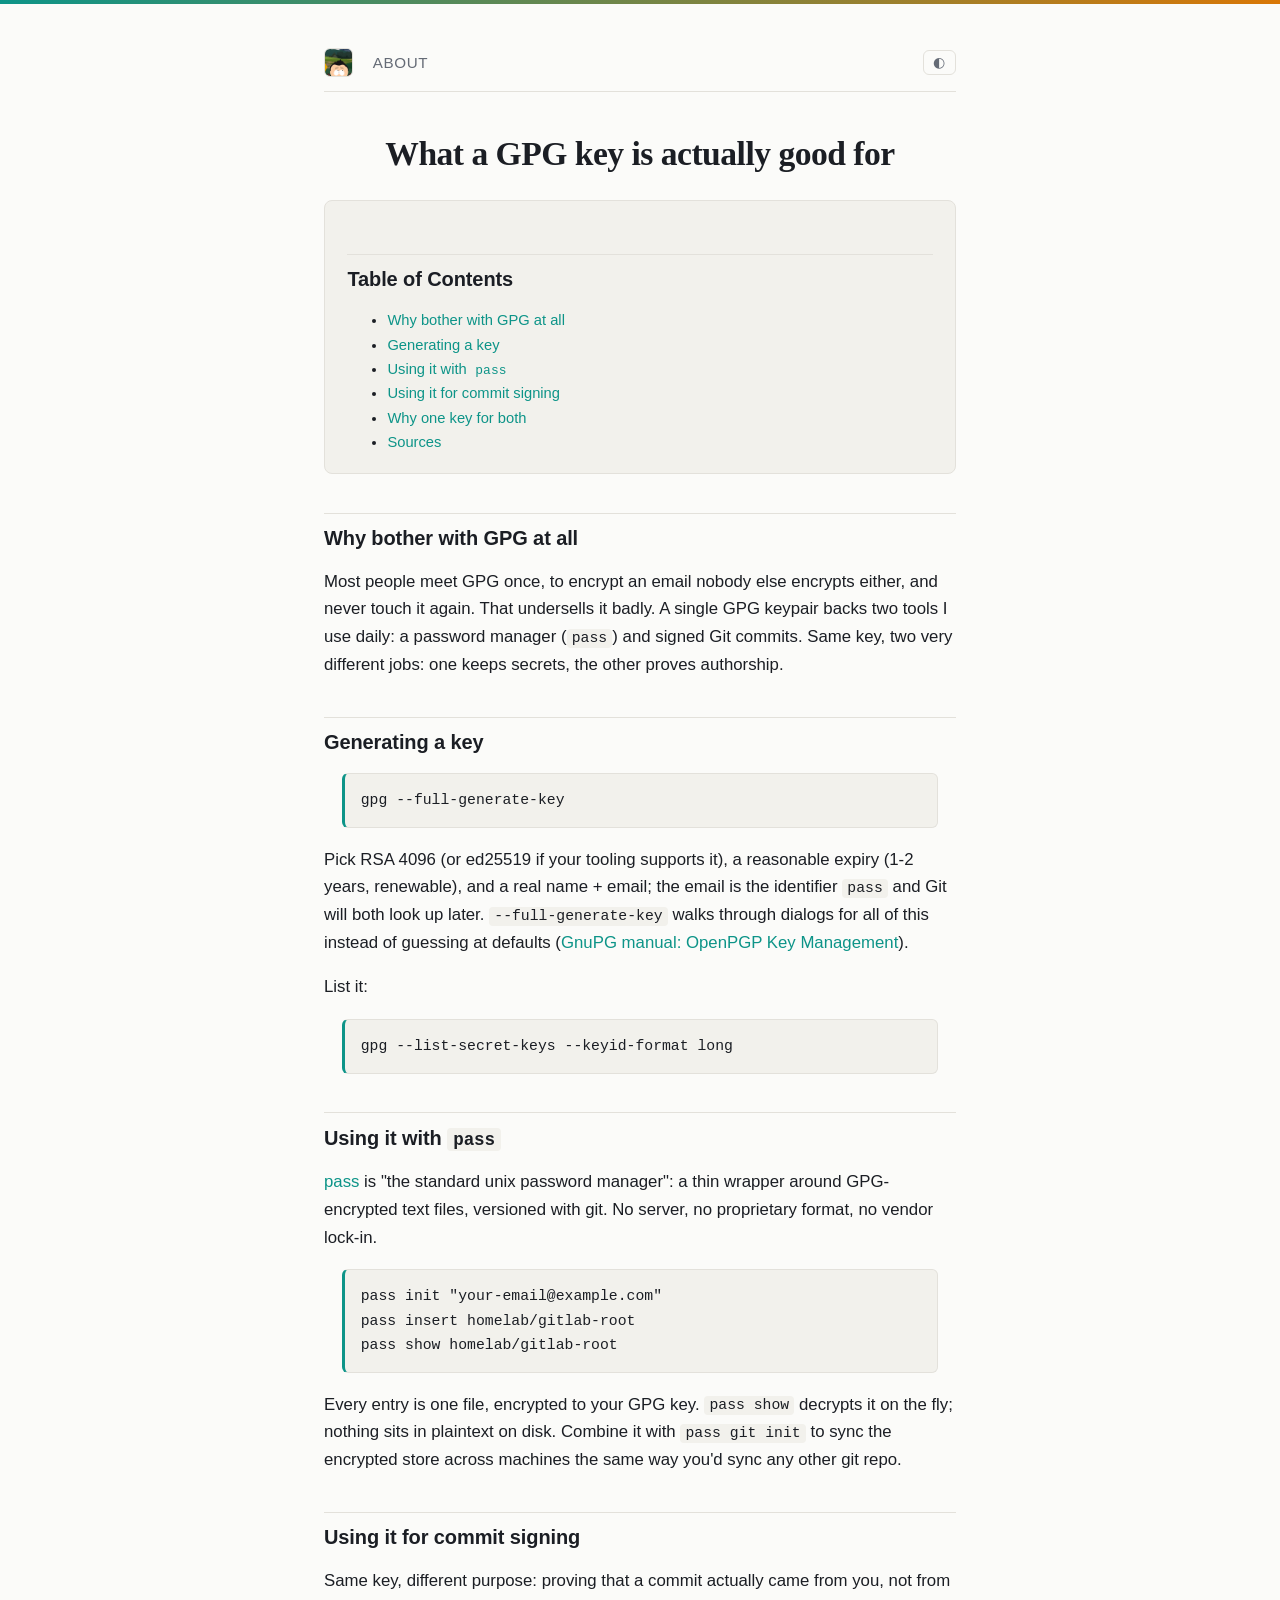
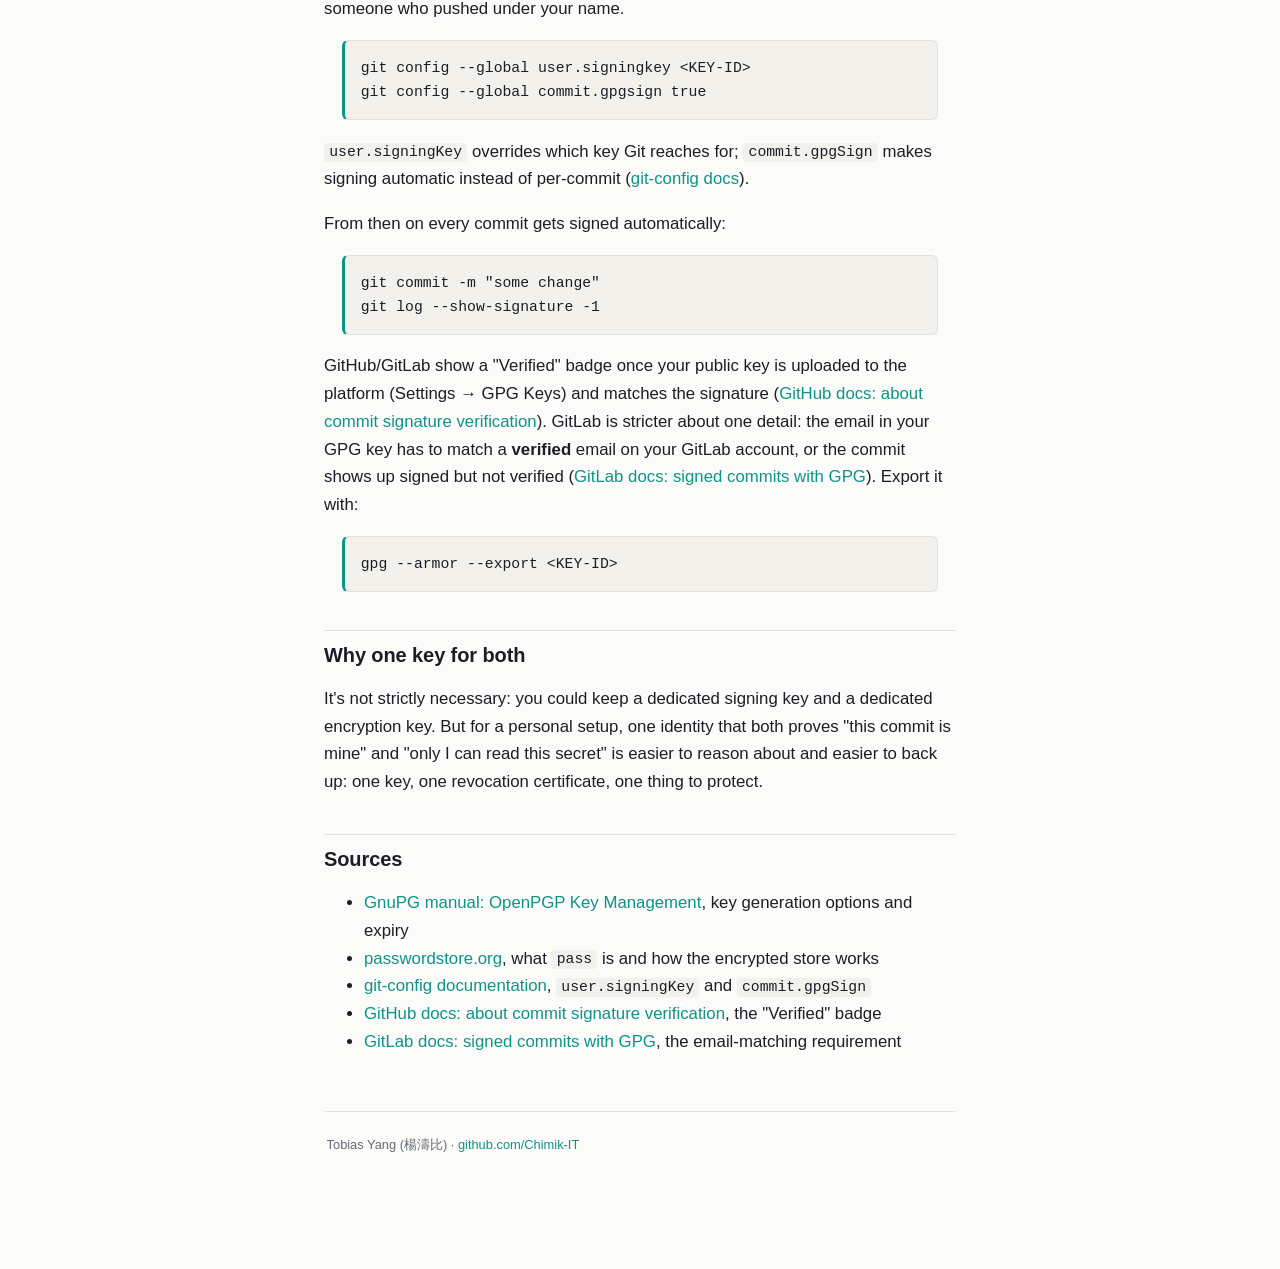
<file: howtos/gpg-keys.html>
<?xml version="1.0" encoding="utf-8"?>
<!DOCTYPE html PUBLIC "-//W3C//DTD XHTML 1.0 Strict//EN"
"http://www.w3.org/TR/xhtml1/DTD/xhtml1-strict.dtd">
<html xmlns="http://www.w3.org/1999/xhtml" lang="en" xml:lang="en">
<head>
<!-- 2026-09-19 Sat 07:25 -->
<meta http-equiv="Content-Type" content="text/html;charset=utf-8" />
<meta name="viewport" content="width=device-width, initial-scale=1" />
<title>What a GPG key is actually good for</title>
<meta name="author" content="Tobias Yang" />
<meta name="description" content="How one GPG keypair backs both a pass password store and signed Git commits, with sources for the GnuPG, Git, GitHub, and GitLab claims." />
<meta name="generator" content="Org Mode" />
<style type="text/css">
  #content { max-width: 60em; margin: auto; }
  .title  { text-align: center;
             margin-bottom: .2em; }
  .subtitle { text-align: center;
              font-size: medium;
              font-weight: bold;
              margin-top:0; }
  .todo   { font-family: monospace; color: red; }
  .done   { font-family: monospace; color: green; }
  .priority { font-family: monospace; color: orange; }
  .tag    { background-color: #eee; font-family: monospace;
            padding: 2px; font-size: 80%; font-weight: normal; }
  .timestamp { color: #bebebe; }
  .timestamp-kwd { color: #5f9ea0; }
  .org-right  { margin-left: auto; margin-right: 0px;  text-align: right; }
  .org-left   { margin-left: 0px;  margin-right: auto; text-align: left; }
  .org-center { margin-left: auto; margin-right: auto; text-align: center; }
  .underline { text-decoration: underline; }
  #postamble p, #preamble p { font-size: 90%; margin: .2em; }
  p.verse { margin-left: 3%; }
  pre {
    border: 1px solid #e6e6e6;
    border-radius: 3px;
    background-color: #f2f2f2;
    padding: 8pt;
    font-family: monospace;
    overflow: auto;
    margin: 1.2em;
  }
  pre.src {
    position: relative;
    overflow: auto;
  }
  pre.src:before {
    display: none;
    position: absolute;
    top: -8px;
    right: 12px;
    padding: 3px;
    color: #555;
    background-color: #f2f2f299;
  }
  pre.src:hover:before { display: inline; margin-top: 14px;}
  /* Languages per Org manual */
  pre.src-asymptote:before { content: 'Asymptote'; }
  pre.src-awk:before { content: 'Awk'; }
  pre.src-authinfo::before { content: 'Authinfo'; }
  pre.src-C:before { content: 'C'; }
  /* pre.src-C++ doesn't work in CSS */
  pre.src-clojure:before { content: 'Clojure'; }
  pre.src-css:before { content: 'CSS'; }
  pre.src-D:before { content: 'D'; }
  pre.src-ditaa:before { content: 'ditaa'; }
  pre.src-dot:before { content: 'Graphviz'; }
  pre.src-calc:before { content: 'Emacs Calc'; }
  pre.src-emacs-lisp:before { content: 'Emacs Lisp'; }
  pre.src-fortran:before { content: 'Fortran'; }
  pre.src-gnuplot:before { content: 'gnuplot'; }
  pre.src-haskell:before { content: 'Haskell'; }
  pre.src-hledger:before { content: 'hledger'; }
  pre.src-java:before { content: 'Java'; }
  pre.src-js:before { content: 'Javascript'; }
  pre.src-latex:before { content: 'LaTeX'; }
  pre.src-ledger:before { content: 'Ledger'; }
  pre.src-lisp:before { content: 'Lisp'; }
  pre.src-lilypond:before { content: 'Lilypond'; }
  pre.src-lua:before { content: 'Lua'; }
  pre.src-matlab:before { content: 'MATLAB'; }
  pre.src-mscgen:before { content: 'Mscgen'; }
  pre.src-ocaml:before { content: 'Objective Caml'; }
  pre.src-octave:before { content: 'Octave'; }
  pre.src-org:before { content: 'Org mode'; }
  pre.src-oz:before { content: 'OZ'; }
  pre.src-plantuml:before { content: 'Plantuml'; }
  pre.src-processing:before { content: 'Processing.js'; }
  pre.src-python:before { content: 'Python'; }
  pre.src-R:before { content: 'R'; }
  pre.src-ruby:before { content: 'Ruby'; }
  pre.src-sass:before { content: 'Sass'; }
  pre.src-scheme:before { content: 'Scheme'; }
  pre.src-screen:before { content: 'Gnu Screen'; }
  pre.src-sed:before { content: 'Sed'; }
  pre.src-sh:before { content: 'shell'; }
  pre.src-sql:before { content: 'SQL'; }
  pre.src-sqlite:before { content: 'SQLite'; }
  /* additional languages in org.el's org-babel-load-languages alist */
  pre.src-forth:before { content: 'Forth'; }
  pre.src-io:before { content: 'IO'; }
  pre.src-J:before { content: 'J'; }
  pre.src-makefile:before { content: 'Makefile'; }
  pre.src-maxima:before { content: 'Maxima'; }
  pre.src-perl:before { content: 'Perl'; }
  pre.src-picolisp:before { content: 'Pico Lisp'; }
  pre.src-scala:before { content: 'Scala'; }
  pre.src-shell:before { content: 'Shell Script'; }
  pre.src-ebnf2ps:before { content: 'ebfn2ps'; }
  /* additional language identifiers per "defun org-babel-execute"
       in ob-*.el */
  pre.src-cpp:before  { content: 'C++'; }
  pre.src-abc:before  { content: 'ABC'; }
  pre.src-coq:before  { content: 'Coq'; }
  pre.src-groovy:before  { content: 'Groovy'; }
  /* additional language identifiers from org-babel-shell-names in
     ob-shell.el: ob-shell is the only babel language using a lambda to put
     the execution function name together. */
  pre.src-bash:before  { content: 'bash'; }
  pre.src-csh:before  { content: 'csh'; }
  pre.src-ash:before  { content: 'ash'; }
  pre.src-dash:before  { content: 'dash'; }
  pre.src-ksh:before  { content: 'ksh'; }
  pre.src-mksh:before  { content: 'mksh'; }
  pre.src-posh:before  { content: 'posh'; }
  /* Additional Emacs modes also supported by the LaTeX listings package */
  pre.src-ada:before { content: 'Ada'; }
  pre.src-asm:before { content: 'Assembler'; }
  pre.src-caml:before { content: 'Caml'; }
  pre.src-delphi:before { content: 'Delphi'; }
  pre.src-html:before { content: 'HTML'; }
  pre.src-idl:before { content: 'IDL'; }
  pre.src-mercury:before { content: 'Mercury'; }
  pre.src-metapost:before { content: 'MetaPost'; }
  pre.src-modula-2:before { content: 'Modula-2'; }
  pre.src-pascal:before { content: 'Pascal'; }
  pre.src-ps:before { content: 'PostScript'; }
  pre.src-prolog:before { content: 'Prolog'; }
  pre.src-simula:before { content: 'Simula'; }
  pre.src-tcl:before { content: 'tcl'; }
  pre.src-tex:before { content: 'TeX'; }
  pre.src-plain-tex:before { content: 'Plain TeX'; }
  pre.src-verilog:before { content: 'Verilog'; }
  pre.src-vhdl:before { content: 'VHDL'; }
  pre.src-xml:before { content: 'XML'; }
  pre.src-nxml:before { content: 'XML'; }
  /* add a generic configuration mode; LaTeX export needs an additional
     (add-to-list 'org-latex-listings-langs '(conf " ")) in .emacs */
  pre.src-conf:before { content: 'Configuration File'; }

  table { border-collapse:collapse; }
  caption.t-above { caption-side: top; }
  caption.t-bottom { caption-side: bottom; }
  td, th { vertical-align:top;  }
  th.org-right  { text-align: center;  }
  th.org-left   { text-align: center;   }
  th.org-center { text-align: center; }
  td.org-right  { text-align: right;  }
  td.org-left   { text-align: left;   }
  td.org-center { text-align: center; }
  dt { font-weight: bold; }
  .footpara { display: inline; }
  .footdef  { margin-bottom: 1em; }
  .figure { padding: 1em; }
  .figure p { text-align: center; }
  .equation-container {
    display: table;
    text-align: center;
    width: 100%;
  }
  .equation {
    vertical-align: middle;
  }
  .equation-label {
    display: table-cell;
    text-align: right;
    vertical-align: middle;
  }
  .inlinetask {
    padding: 10px;
    border: 2px solid gray;
    margin: 10px;
    background: #ffffcc;
  }
  #org-div-home-and-up
   { text-align: right; font-size: 70%; white-space: nowrap; }
  textarea { overflow-x: auto; }
  .linenr { font-size: smaller }
  .code-highlighted { background-color: #ffff00; }
  .org-info-js_info-navigation { border-style: none; }
  #org-info-js_console-label
    { font-size: 10px; font-weight: bold; white-space: nowrap; }
  .org-info-js_search-highlight
    { background-color: #ffff00; color: #000000; font-weight: bold; }
  .org-svg { }
</style>
<link rel="stylesheet" href="../static/css/style.css" type="text/css"/><link rel="icon" type="image/png" href="../static/favicon.png"/><script>(function(){var t=localStorage.getItem('theme');if(t)document.documentElement.setAttribute('data-theme',t);})();</script>
</head>
<body>
<div id="preamble" class="status">
<nav class="howto-nav"><a href="../index.html" class="logo"><img src="../static/favicon.png" alt="Logo"/></a><a href="https://github.com/Chimik-IT">About</a><button id="theme-toggle" aria-label="Toggle color theme">◐</button></nav>
</div>
<div id="content" class="content">
<h1 class="title">What a GPG key is actually good for</h1>
<div id="table-of-contents" role="doc-toc">
<h2>Table of Contents</h2>
<div id="text-table-of-contents" role="doc-toc">
<ul>
<li><a href="#org66f6a45">Why bother with GPG at all</a></li>
<li><a href="#orgaa905e9">Generating a key</a></li>
<li><a href="#org8379afa">Using it with <code>pass</code></a></li>
<li><a href="#orgfbe741e">Using it for commit signing</a></li>
<li><a href="#orgfb88f7e">Why one key for both</a></li>
<li><a href="#orga89ec14">Sources</a></li>
</ul>
</div>
</div>
<div id="outline-container-org66f6a45" class="outline-2">
<h2 id="org66f6a45">Why bother with GPG at all</h2>
<div class="outline-text-2" id="text-org66f6a45">
<p>
Most people meet GPG once, to encrypt an email nobody else encrypts either,
and never touch it again. That undersells it badly. A single GPG keypair
backs two tools I use daily: a password manager (<code>pass</code>) and signed Git
commits. Same key, two very different jobs: one keeps secrets, the other
proves authorship.
</p>
</div>
</div>
<div id="outline-container-orgaa905e9" class="outline-2">
<h2 id="orgaa905e9">Generating a key</h2>
<div class="outline-text-2" id="text-orgaa905e9">
<div class="org-src-container">
<pre class="src src-bash">gpg --full-generate-key
</pre>
</div>

<p>
Pick RSA 4096 (or ed25519 if your tooling supports it), a reasonable
expiry (1-2 years, renewable), and a real name + email; the email is the
identifier <code>pass</code> and Git will both look up later. <code>--full-generate-key</code>
walks through dialogs for all of this instead of guessing at defaults
(<a href="https://www.gnupg.org/documentation/manuals/gnupg/OpenPGP-Key-Management.html">GnuPG manual: OpenPGP Key Management</a>).
</p>

<p>
List it:
</p>

<div class="org-src-container">
<pre class="src src-bash">gpg --list-secret-keys --keyid-format long
</pre>
</div>
</div>
</div>
<div id="outline-container-org8379afa" class="outline-2">
<h2 id="org8379afa">Using it with <code>pass</code></h2>
<div class="outline-text-2" id="text-org8379afa">
<p>
<a href="https://www.passwordstore.org/">pass</a> is "the standard unix password manager": a thin wrapper around
GPG-encrypted text files, versioned with git. No server, no proprietary
format, no vendor lock-in.
</p>

<div class="org-src-container">
<pre class="src src-bash">pass init "your-email@example.com"
pass insert homelab/gitlab-root
pass show homelab/gitlab-root
</pre>
</div>

<p>
Every entry is one file, encrypted to your GPG key. <code>pass show</code> decrypts
it on the fly; nothing sits in plaintext on disk. Combine it with
<code>pass git init</code> to sync the encrypted store across machines the same way
you'd sync any other git repo.
</p>
</div>
</div>
<div id="outline-container-orgfbe741e" class="outline-2">
<h2 id="orgfbe741e">Using it for commit signing</h2>
<div class="outline-text-2" id="text-orgfbe741e">
<p>
Same key, different purpose: proving that a commit actually came from you,
not from someone who pushed under your name.
</p>

<div class="org-src-container">
<pre class="src src-bash">git config --global user.signingkey &lt;KEY-ID&gt;
git config --global commit.gpgsign true
</pre>
</div>

<p>
<code>user.signingKey</code> overrides which key Git reaches for; <code>commit.gpgSign</code>
makes signing automatic instead of per-commit
(<a href="https://git-scm.com/docs/git-config">git-config docs</a>).
</p>

<p>
From then on every commit gets signed automatically:
</p>

<div class="org-src-container">
<pre class="src src-bash">git commit -m "some change"
git log --show-signature -1
</pre>
</div>

<p>
GitHub/GitLab show a "Verified" badge once your public key is uploaded to
the platform (Settings → GPG Keys) and matches the signature
(<a href="https://docs.github.com/en/authentication/managing-commit-signature-verification/about-commit-signature-verification">GitHub docs: about commit signature verification</a>).
GitLab is stricter about one detail: the email in your GPG key has to
match a <b>verified</b> email on your GitLab account, or the commit shows up
signed but not verified
(<a href="https://docs.gitlab.com/user/project/repository/signed_commits/gpg/">GitLab docs: signed commits with GPG</a>).
Export it with:
</p>

<div class="org-src-container">
<pre class="src src-bash">gpg --armor --export &lt;KEY-ID&gt;
</pre>
</div>
</div>
</div>
<div id="outline-container-orgfb88f7e" class="outline-2">
<h2 id="orgfb88f7e">Why one key for both</h2>
<div class="outline-text-2" id="text-orgfb88f7e">
<p>
It's not strictly necessary: you could keep a dedicated signing key and
a dedicated encryption key. But for a personal setup, one identity that
both proves "this commit is mine" and "only I can read this secret" is
easier to reason about and easier to back up: one key, one revocation
certificate, one thing to protect.
</p>
</div>
</div>
<div id="outline-container-orga89ec14" class="outline-2">
<h2 id="orga89ec14">Sources</h2>
<div class="outline-text-2" id="text-orga89ec14">
<ul class="org-ul">
<li><a href="https://www.gnupg.org/documentation/manuals/gnupg/OpenPGP-Key-Management.html">GnuPG manual: OpenPGP Key Management</a>, key generation options and expiry</li>
<li><a href="https://www.passwordstore.org/">passwordstore.org</a>, what <code>pass</code> is and how the encrypted store works</li>
<li><a href="https://git-scm.com/docs/git-config">git-config documentation</a>, <code>user.signingKey</code> and <code>commit.gpgSign</code></li>
<li><a href="https://docs.github.com/en/authentication/managing-commit-signature-verification/about-commit-signature-verification">GitHub docs: about commit signature verification</a>, the "Verified" badge</li>
<li><a href="https://docs.gitlab.com/user/project/repository/signed_commits/gpg/">GitLab docs: signed commits with GPG</a>, the email-matching requirement</li>
</ul>
</div>
</div>
</div>
<div id="postamble" class="status">
<p>Tobias Yang (楊濤比) · <a href="https://github.com/Chimik-IT">github.com/Chimik-IT</a></p><script>(function(){var b=document.getElementById('theme-toggle');if(!b)return;function apply(t){document.documentElement.setAttribute('data-theme',t);}b.addEventListener('click',function(){var sys=window.matchMedia('(prefers-color-scheme: dark)').matches?'dark':'light';var now=document.documentElement.getAttribute('data-theme')||sys;var next=now==='dark'?'light':'dark';apply(next);localStorage.setItem('theme',next);});})();</script>
</div>
</body>
</html>
</file>
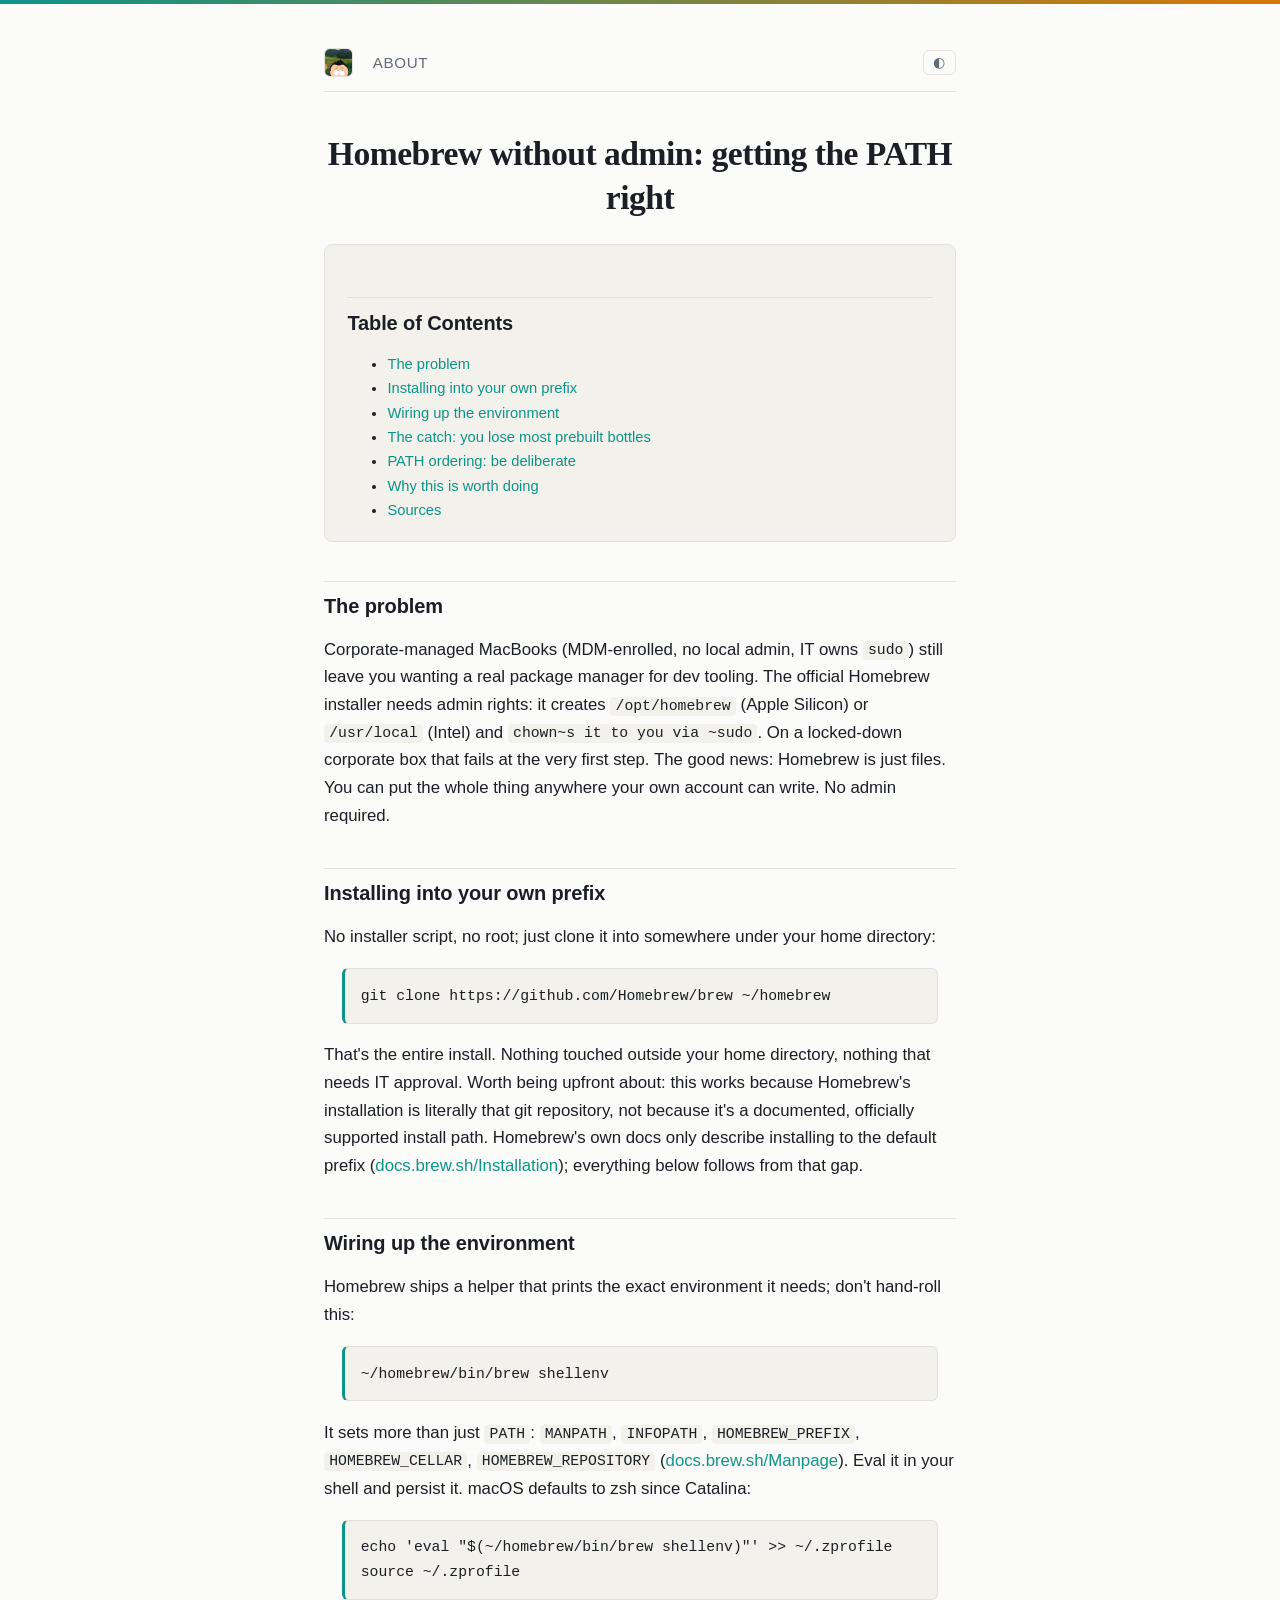
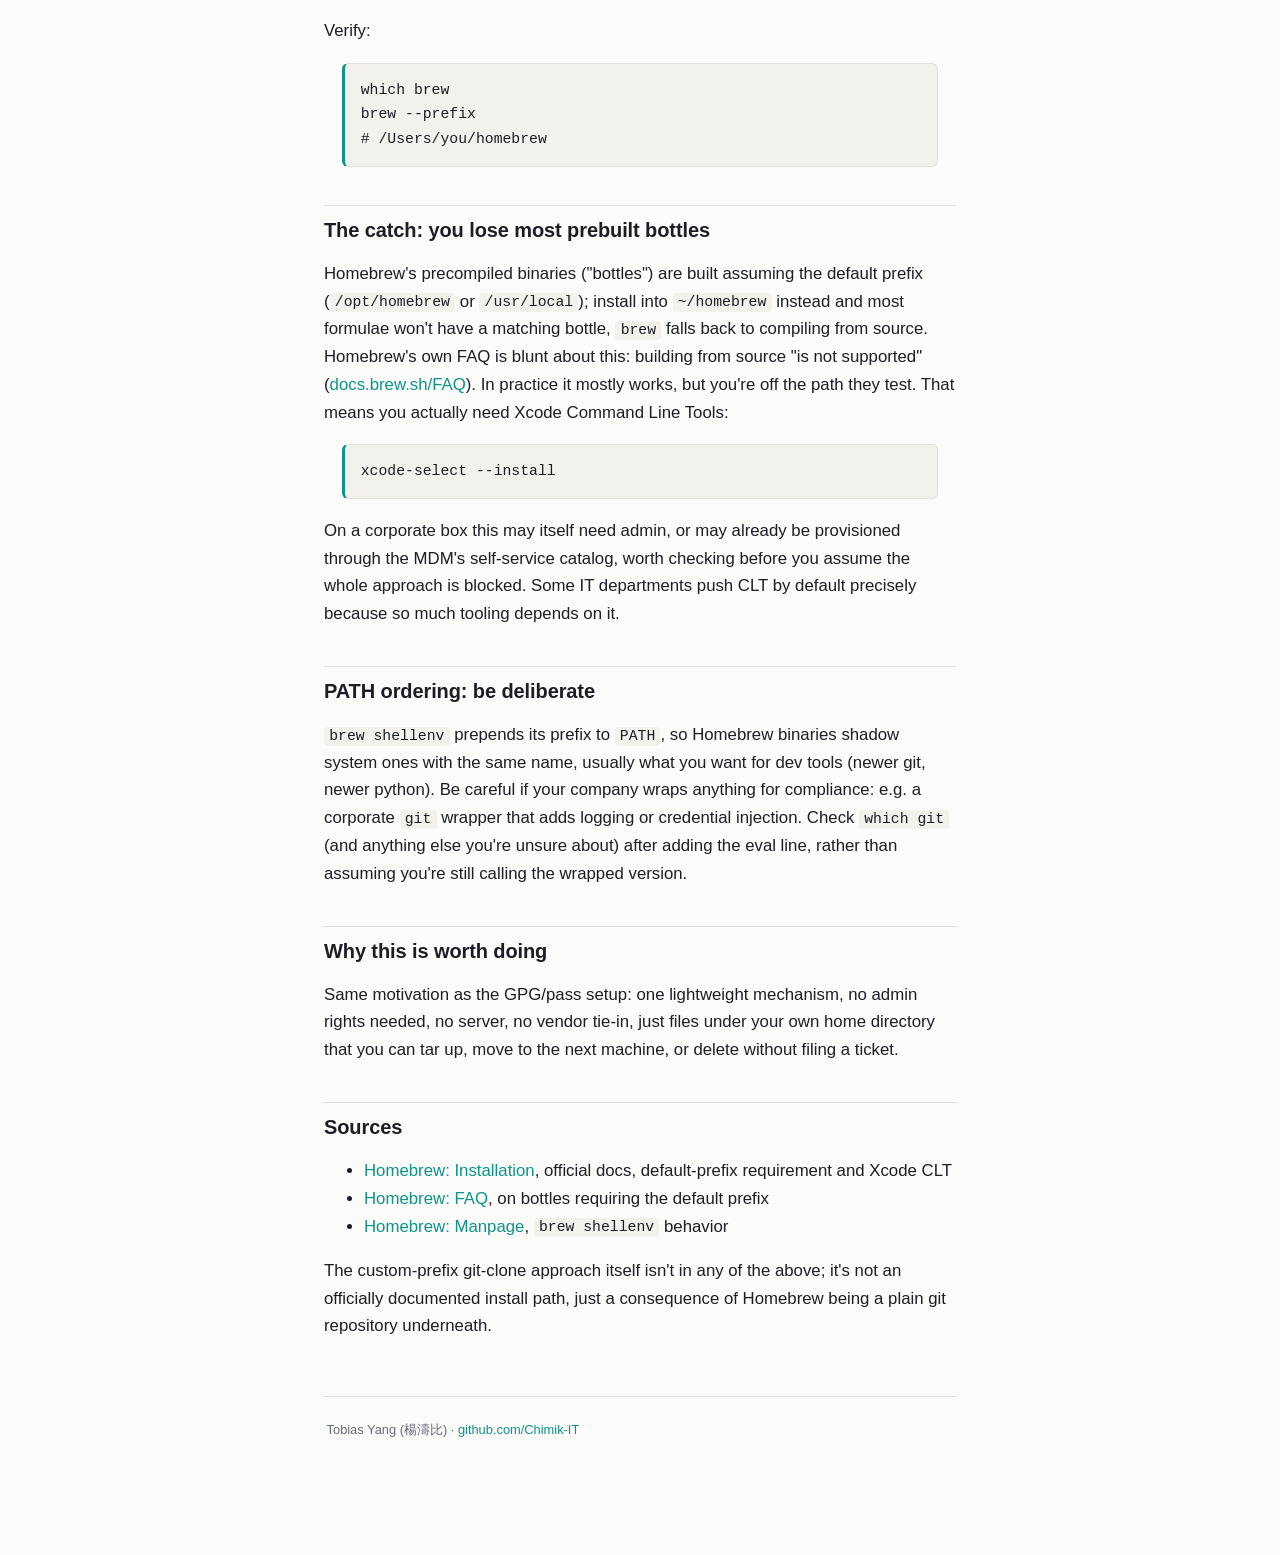
<file: howtos/homebrew-non-root.html>
<?xml version="1.0" encoding="utf-8"?>
<!DOCTYPE html PUBLIC "-//W3C//DTD XHTML 1.0 Strict//EN"
"http://www.w3.org/TR/xhtml1/DTD/xhtml1-strict.dtd">
<html xmlns="http://www.w3.org/1999/xhtml" lang="en" xml:lang="en">
<head>
<!-- 2026-08-31 Mo. 09:36 -->
<meta http-equiv="Content-Type" content="text/html;charset=utf-8" />
<meta name="viewport" content="width=device-width, initial-scale=1" />
<title>Homebrew without admin: getting the PATH right</title>
<meta name="author" content="Tobias Yang" />
<meta name="description" content="Installing Homebrew without admin rights on a corporate-managed Mac, and the PATH and bottle tradeoffs that come with a non-default prefix." />
<meta name="generator" content="Org Mode" />
<style type="text/css">
  #content { max-width: 60em; margin: auto; }
  .title  { text-align: center;
             margin-bottom: .2em; }
  .subtitle { text-align: center;
              font-size: medium;
              font-weight: bold;
              margin-top:0; }
  .todo   { font-family: monospace; color: red; }
  .done   { font-family: monospace; color: green; }
  .priority { font-family: monospace; color: orange; }
  .tag    { background-color: #eee; font-family: monospace;
            padding: 2px; font-size: 80%; font-weight: normal; }
  .timestamp { color: #bebebe; }
  .timestamp-kwd { color: #5f9ea0; }
  .org-right  { margin-left: auto; margin-right: 0px;  text-align: right; }
  .org-left   { margin-left: 0px;  margin-right: auto; text-align: left; }
  .org-center { margin-left: auto; margin-right: auto; text-align: center; }
  .underline { text-decoration: underline; }
  #postamble p, #preamble p { font-size: 90%; margin: .2em; }
  p.verse { margin-left: 3%; }
  pre {
    border: 1px solid #e6e6e6;
    border-radius: 3px;
    background-color: #f2f2f2;
    padding: 8pt;
    font-family: monospace;
    overflow: auto;
    margin: 1.2em;
  }
  pre.src {
    position: relative;
    overflow: auto;
  }
  pre.src:before {
    display: none;
    position: absolute;
    top: -8px;
    right: 12px;
    padding: 3px;
    color: #555;
    background-color: #f2f2f299;
  }
  pre.src:hover:before { display: inline; margin-top: 14px;}
  /* Languages per Org manual */
  pre.src-asymptote:before { content: 'Asymptote'; }
  pre.src-awk:before { content: 'Awk'; }
  pre.src-authinfo::before { content: 'Authinfo'; }
  pre.src-C:before { content: 'C'; }
  /* pre.src-C++ doesn't work in CSS */
  pre.src-clojure:before { content: 'Clojure'; }
  pre.src-css:before { content: 'CSS'; }
  pre.src-D:before { content: 'D'; }
  pre.src-ditaa:before { content: 'ditaa'; }
  pre.src-dot:before { content: 'Graphviz'; }
  pre.src-calc:before { content: 'Emacs Calc'; }
  pre.src-emacs-lisp:before { content: 'Emacs Lisp'; }
  pre.src-fortran:before { content: 'Fortran'; }
  pre.src-gnuplot:before { content: 'gnuplot'; }
  pre.src-haskell:before { content: 'Haskell'; }
  pre.src-hledger:before { content: 'hledger'; }
  pre.src-java:before { content: 'Java'; }
  pre.src-js:before { content: 'Javascript'; }
  pre.src-latex:before { content: 'LaTeX'; }
  pre.src-ledger:before { content: 'Ledger'; }
  pre.src-lisp:before { content: 'Lisp'; }
  pre.src-lilypond:before { content: 'Lilypond'; }
  pre.src-lua:before { content: 'Lua'; }
  pre.src-matlab:before { content: 'MATLAB'; }
  pre.src-mscgen:before { content: 'Mscgen'; }
  pre.src-ocaml:before { content: 'Objective Caml'; }
  pre.src-octave:before { content: 'Octave'; }
  pre.src-org:before { content: 'Org mode'; }
  pre.src-oz:before { content: 'OZ'; }
  pre.src-plantuml:before { content: 'Plantuml'; }
  pre.src-processing:before { content: 'Processing.js'; }
  pre.src-python:before { content: 'Python'; }
  pre.src-R:before { content: 'R'; }
  pre.src-ruby:before { content: 'Ruby'; }
  pre.src-sass:before { content: 'Sass'; }
  pre.src-scheme:before { content: 'Scheme'; }
  pre.src-screen:before { content: 'Gnu Screen'; }
  pre.src-sed:before { content: 'Sed'; }
  pre.src-sh:before { content: 'shell'; }
  pre.src-sql:before { content: 'SQL'; }
  pre.src-sqlite:before { content: 'SQLite'; }
  /* additional languages in org.el's org-babel-load-languages alist */
  pre.src-forth:before { content: 'Forth'; }
  pre.src-io:before { content: 'IO'; }
  pre.src-J:before { content: 'J'; }
  pre.src-makefile:before { content: 'Makefile'; }
  pre.src-maxima:before { content: 'Maxima'; }
  pre.src-perl:before { content: 'Perl'; }
  pre.src-picolisp:before { content: 'Pico Lisp'; }
  pre.src-scala:before { content: 'Scala'; }
  pre.src-shell:before { content: 'Shell Script'; }
  pre.src-ebnf2ps:before { content: 'ebfn2ps'; }
  /* additional language identifiers per "defun org-babel-execute"
       in ob-*.el */
  pre.src-cpp:before  { content: 'C++'; }
  pre.src-abc:before  { content: 'ABC'; }
  pre.src-coq:before  { content: 'Coq'; }
  pre.src-groovy:before  { content: 'Groovy'; }
  /* additional language identifiers from org-babel-shell-names in
     ob-shell.el: ob-shell is the only babel language using a lambda to put
     the execution function name together. */
  pre.src-bash:before  { content: 'bash'; }
  pre.src-csh:before  { content: 'csh'; }
  pre.src-ash:before  { content: 'ash'; }
  pre.src-dash:before  { content: 'dash'; }
  pre.src-ksh:before  { content: 'ksh'; }
  pre.src-mksh:before  { content: 'mksh'; }
  pre.src-posh:before  { content: 'posh'; }
  /* Additional Emacs modes also supported by the LaTeX listings package */
  pre.src-ada:before { content: 'Ada'; }
  pre.src-asm:before { content: 'Assembler'; }
  pre.src-caml:before { content: 'Caml'; }
  pre.src-delphi:before { content: 'Delphi'; }
  pre.src-html:before { content: 'HTML'; }
  pre.src-idl:before { content: 'IDL'; }
  pre.src-mercury:before { content: 'Mercury'; }
  pre.src-metapost:before { content: 'MetaPost'; }
  pre.src-modula-2:before { content: 'Modula-2'; }
  pre.src-pascal:before { content: 'Pascal'; }
  pre.src-ps:before { content: 'PostScript'; }
  pre.src-prolog:before { content: 'Prolog'; }
  pre.src-simula:before { content: 'Simula'; }
  pre.src-tcl:before { content: 'tcl'; }
  pre.src-tex:before { content: 'TeX'; }
  pre.src-plain-tex:before { content: 'Plain TeX'; }
  pre.src-verilog:before { content: 'Verilog'; }
  pre.src-vhdl:before { content: 'VHDL'; }
  pre.src-xml:before { content: 'XML'; }
  pre.src-nxml:before { content: 'XML'; }
  /* add a generic configuration mode; LaTeX export needs an additional
     (add-to-list 'org-latex-listings-langs '(conf " ")) in .emacs */
  pre.src-conf:before { content: 'Configuration File'; }

  table { border-collapse:collapse; }
  caption.t-above { caption-side: top; }
  caption.t-bottom { caption-side: bottom; }
  td, th { vertical-align:top;  }
  th.org-right  { text-align: center;  }
  th.org-left   { text-align: center;   }
  th.org-center { text-align: center; }
  td.org-right  { text-align: right;  }
  td.org-left   { text-align: left;   }
  td.org-center { text-align: center; }
  dt { font-weight: bold; }
  .footpara { display: inline; }
  .footdef  { margin-bottom: 1em; }
  .figure { padding: 1em; }
  .figure p { text-align: center; }
  .equation-container {
    display: table;
    text-align: center;
    width: 100%;
  }
  .equation {
    vertical-align: middle;
  }
  .equation-label {
    display: table-cell;
    text-align: right;
    vertical-align: middle;
  }
  .inlinetask {
    padding: 10px;
    border: 2px solid gray;
    margin: 10px;
    background: #ffffcc;
  }
  #org-div-home-and-up
   { text-align: right; font-size: 70%; white-space: nowrap; }
  textarea { overflow-x: auto; }
  .linenr { font-size: smaller }
  .code-highlighted { background-color: #ffff00; }
  .org-info-js_info-navigation { border-style: none; }
  #org-info-js_console-label
    { font-size: 10px; font-weight: bold; white-space: nowrap; }
  .org-info-js_search-highlight
    { background-color: #ffff00; color: #000000; font-weight: bold; }
  .org-svg { }
</style>
<link rel="stylesheet" href="../static/css/style.css" type="text/css"/><link rel="icon" type="image/png" href="../static/favicon.png"/><script>(function(){var t=localStorage.getItem('theme');if(t)document.documentElement.setAttribute('data-theme',t);})();</script>
<link rel="canonical" href="https://chimik-it.github.io/howtos/homebrew-non-root.html"/>
<meta property="og:type" content="article"/>
<meta property="og:title" content="Homebrew without admin: getting the PATH right"/>
<meta property="og:description" content="Installing Homebrew without admin rights on a corporate-managed Mac, and the tradeoffs that come with it."/>
<meta property="og:url" content="https://chimik-it.github.io/howtos/homebrew-non-root.html"/>
<meta property="og:image" content="https://chimik-it.github.io/static/favicon.png"/>
<meta name="twitter:card" content="summary"/>
</head>
<body>
<div id="preamble" class="status">
<nav class="howto-nav"><a href="../index.html" class="logo"><img src="../static/favicon.png" alt="Logo"/></a><a href="https://github.com/Chimik-IT">About</a><button id="theme-toggle" aria-label="Toggle color theme">◐</button></nav>
</div>
<div id="content" class="content">
<h1 class="title">Homebrew without admin: getting the PATH right</h1>
<div id="table-of-contents" role="doc-toc">
<h2>Table of Contents</h2>
<div id="text-table-of-contents" role="doc-toc">
<ul>
<li><a href="#orgac6af4f">The problem</a></li>
<li><a href="#org74caa16">Installing into your own prefix</a></li>
<li><a href="#org93d9288">Wiring up the environment</a></li>
<li><a href="#org308eef0">The catch: you lose most prebuilt bottles</a></li>
<li><a href="#org28cb42c">PATH ordering: be deliberate</a></li>
<li><a href="#orgf432bd6">Why this is worth doing</a></li>
<li><a href="#orge37c3a5">Sources</a></li>
</ul>
</div>
</div>
<div id="outline-container-orgac6af4f" class="outline-2">
<h2 id="orgac6af4f">The problem</h2>
<div class="outline-text-2" id="text-orgac6af4f">
<p>
Corporate-managed MacBooks (MDM-enrolled, no local admin, IT owns
<code>sudo</code>) still leave you wanting a real package manager for dev tooling.
The official Homebrew installer needs admin rights: it creates
<code>/opt/homebrew</code> (Apple Silicon) or <code>/usr/local</code> (Intel) and <code>chown~s it
to you via ~sudo</code>. On a locked-down corporate box that fails at the very
first step. The good news: Homebrew is just files. You can put the whole
thing anywhere your own account can write. No admin required.
</p>
</div>
</div>
<div id="outline-container-org74caa16" class="outline-2">
<h2 id="org74caa16">Installing into your own prefix</h2>
<div class="outline-text-2" id="text-org74caa16">
<p>
No installer script, no root; just clone it into somewhere under your
home directory:
</p>

<div class="org-src-container">
<pre class="src src-bash">git clone https://github.com/Homebrew/brew ~/homebrew
</pre>
</div>

<p>
That's the entire install. Nothing touched outside your home directory,
nothing that needs IT approval. Worth being upfront about: this works
because Homebrew's installation is literally that git repository, not
because it's a documented, officially supported install path. Homebrew's
own docs only describe installing to the default prefix
(<a href="https://docs.brew.sh/Installation">docs.brew.sh/Installation</a>); everything below follows from that gap.
</p>
</div>
</div>
<div id="outline-container-org93d9288" class="outline-2">
<h2 id="org93d9288">Wiring up the environment</h2>
<div class="outline-text-2" id="text-org93d9288">
<p>
Homebrew ships a helper that prints the exact environment it needs;
don't hand-roll this:
</p>

<div class="org-src-container">
<pre class="src src-bash">~/homebrew/bin/brew shellenv
</pre>
</div>

<p>
It sets more than just <code>PATH</code>: <code>MANPATH</code>, <code>INFOPATH</code>,
<code>HOMEBREW_PREFIX</code>, <code>HOMEBREW_CELLAR</code>, <code>HOMEBREW_REPOSITORY</code>
(<a href="https://docs.brew.sh/Manpage">docs.brew.sh/Manpage</a>). Eval it in
your shell and persist it. macOS defaults to zsh since Catalina:
</p>

<div class="org-src-container">
<pre class="src src-bash">echo 'eval "$(~/homebrew/bin/brew shellenv)"' &gt;&gt; ~/.zprofile
source ~/.zprofile
</pre>
</div>

<p>
Verify:
</p>

<div class="org-src-container">
<pre class="src src-bash">which brew
brew --prefix
# /Users/you/homebrew
</pre>
</div>
</div>
</div>
<div id="outline-container-org308eef0" class="outline-2">
<h2 id="org308eef0">The catch: you lose most prebuilt bottles</h2>
<div class="outline-text-2" id="text-org308eef0">
<p>
Homebrew's precompiled binaries ("bottles") are built assuming the
default prefix (<code>/opt/homebrew</code> or <code>/usr/local</code>); install into
<code>~/homebrew</code> instead and most formulae won't have a matching bottle,
<code>brew</code> falls back to compiling from source. Homebrew's own FAQ is blunt
about this: building from source "is not supported"
(<a href="https://docs.brew.sh/FAQ">docs.brew.sh/FAQ</a>). In practice it mostly
works, but you're off the path they test. That means you actually need
Xcode Command Line Tools:
</p>

<div class="org-src-container">
<pre class="src src-bash">xcode-select --install
</pre>
</div>

<p>
On a corporate box this may itself need admin, or may already be
provisioned through the MDM's self-service catalog, worth checking
before you assume the whole approach is blocked. Some IT departments
push CLT by default precisely because so much tooling depends on it.
</p>
</div>
</div>
<div id="outline-container-org28cb42c" class="outline-2">
<h2 id="org28cb42c">PATH ordering: be deliberate</h2>
<div class="outline-text-2" id="text-org28cb42c">
<p>
<code>brew shellenv</code> prepends its prefix to <code>PATH</code>, so Homebrew binaries
shadow system ones with the same name, usually what you want for dev
tools (newer git, newer python). Be careful if your company wraps
anything for compliance: e.g. a corporate <code>git</code> wrapper that adds
logging or credential injection. Check <code>which git</code> (and anything else
you're unsure about) after adding the eval line, rather than assuming
you're still calling the wrapped version.
</p>
</div>
</div>
<div id="outline-container-orgf432bd6" class="outline-2">
<h2 id="orgf432bd6">Why this is worth doing</h2>
<div class="outline-text-2" id="text-orgf432bd6">
<p>
Same motivation as the GPG/pass setup: one lightweight mechanism, no
admin rights needed, no server, no vendor tie-in, just files under your
own home directory that you can tar up, move to the next machine, or
delete without filing a ticket.
</p>
</div>
</div>
<div id="outline-container-orge37c3a5" class="outline-2">
<h2 id="orge37c3a5">Sources</h2>
<div class="outline-text-2" id="text-orge37c3a5">
<ul class="org-ul">
<li><a href="https://docs.brew.sh/Installation">Homebrew: Installation</a>, official docs, default-prefix requirement and Xcode CLT</li>
<li><a href="https://docs.brew.sh/FAQ">Homebrew: FAQ</a>, on bottles requiring the default prefix</li>
<li><a href="https://docs.brew.sh/Manpage">Homebrew: Manpage</a>, <code>brew shellenv</code> behavior</li>
</ul>

<p>
The custom-prefix git-clone approach itself isn't in any of the above;
it's not an officially documented install path, just a consequence of
Homebrew being a plain git repository underneath.
</p>
</div>
</div>
</div>
<div id="postamble" class="status">
<p>Tobias Yang (楊濤比) · <a href="https://github.com/Chimik-IT">github.com/Chimik-IT</a></p><script>(function(){var b=document.getElementById('theme-toggle');if(!b)return;function apply(t){document.documentElement.setAttribute('data-theme',t);}b.addEventListener('click',function(){var sys=window.matchMedia('(prefers-color-scheme: dark)').matches?'dark':'light';var now=document.documentElement.getAttribute('data-theme')||sys;var next=now==='dark'?'light':'dark';apply(next);localStorage.setItem('theme',next);});})();</script>
</div>
</body>
</html>
</file>
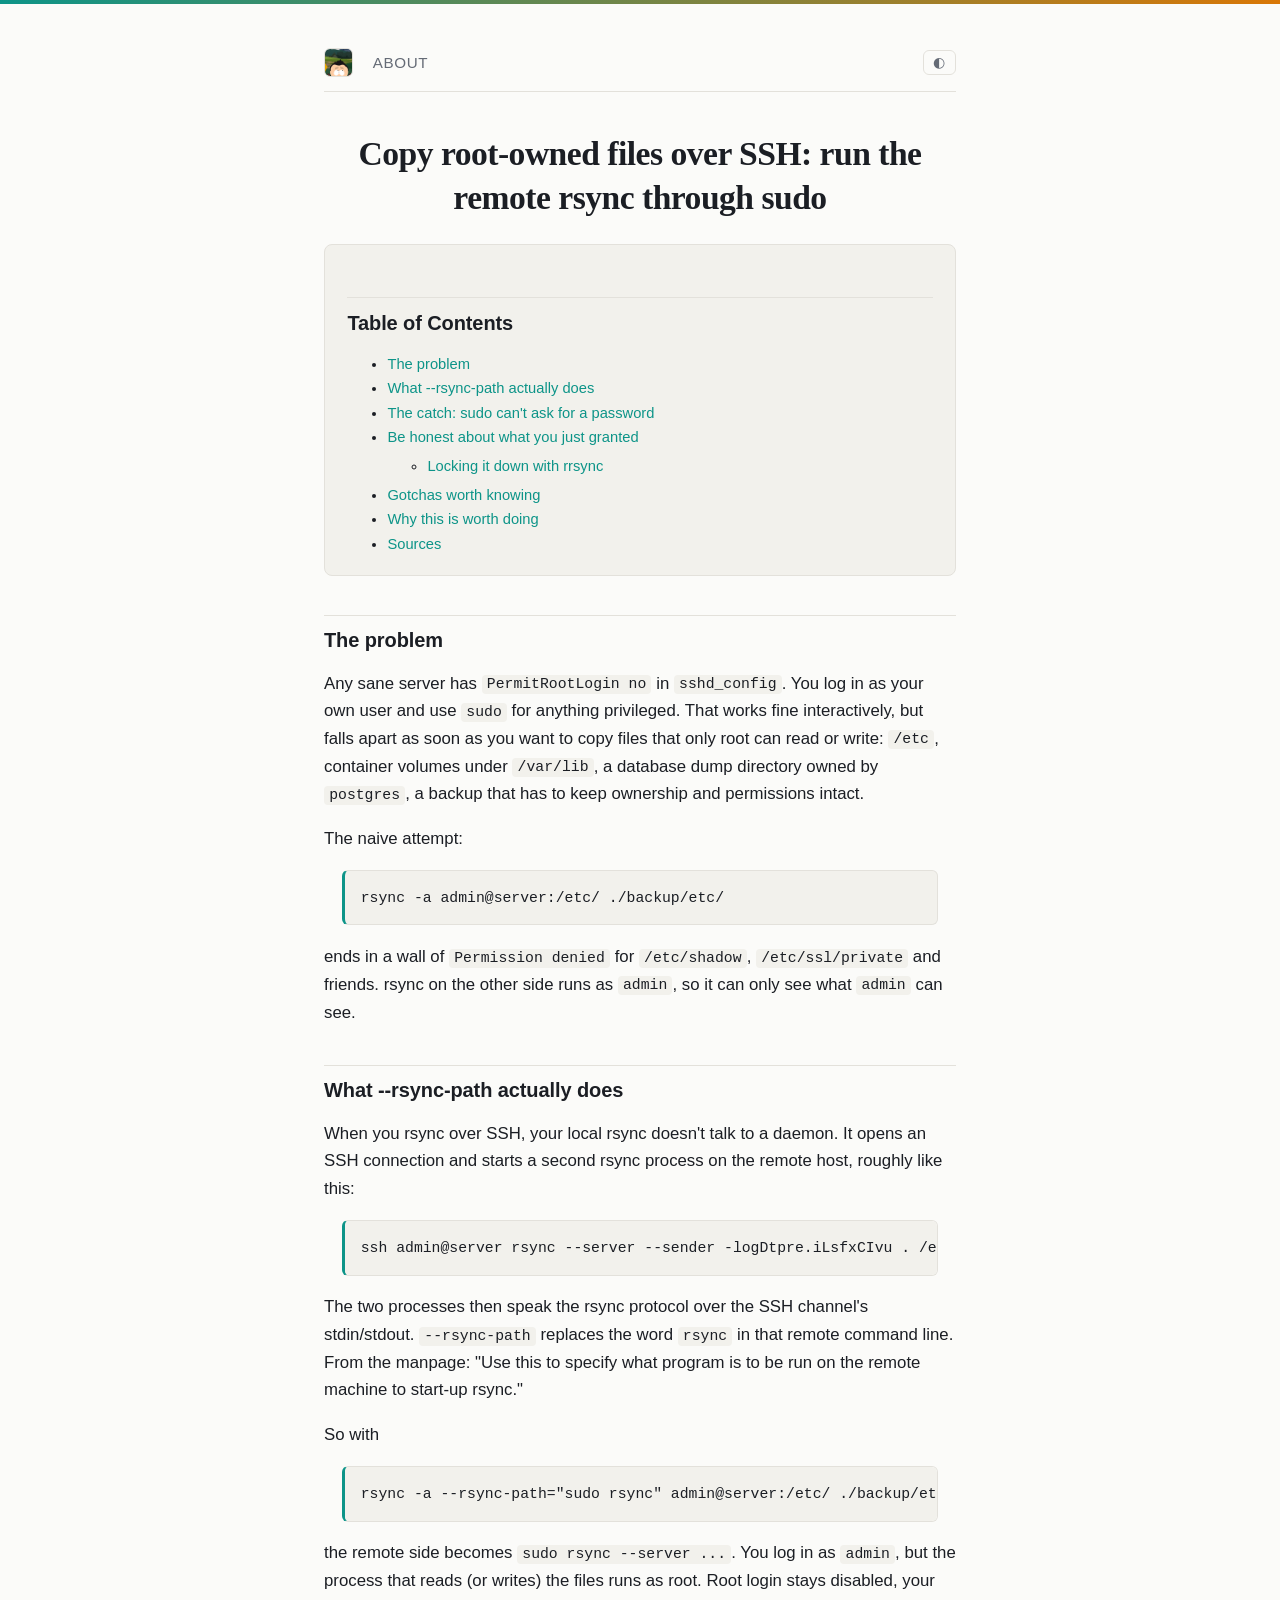
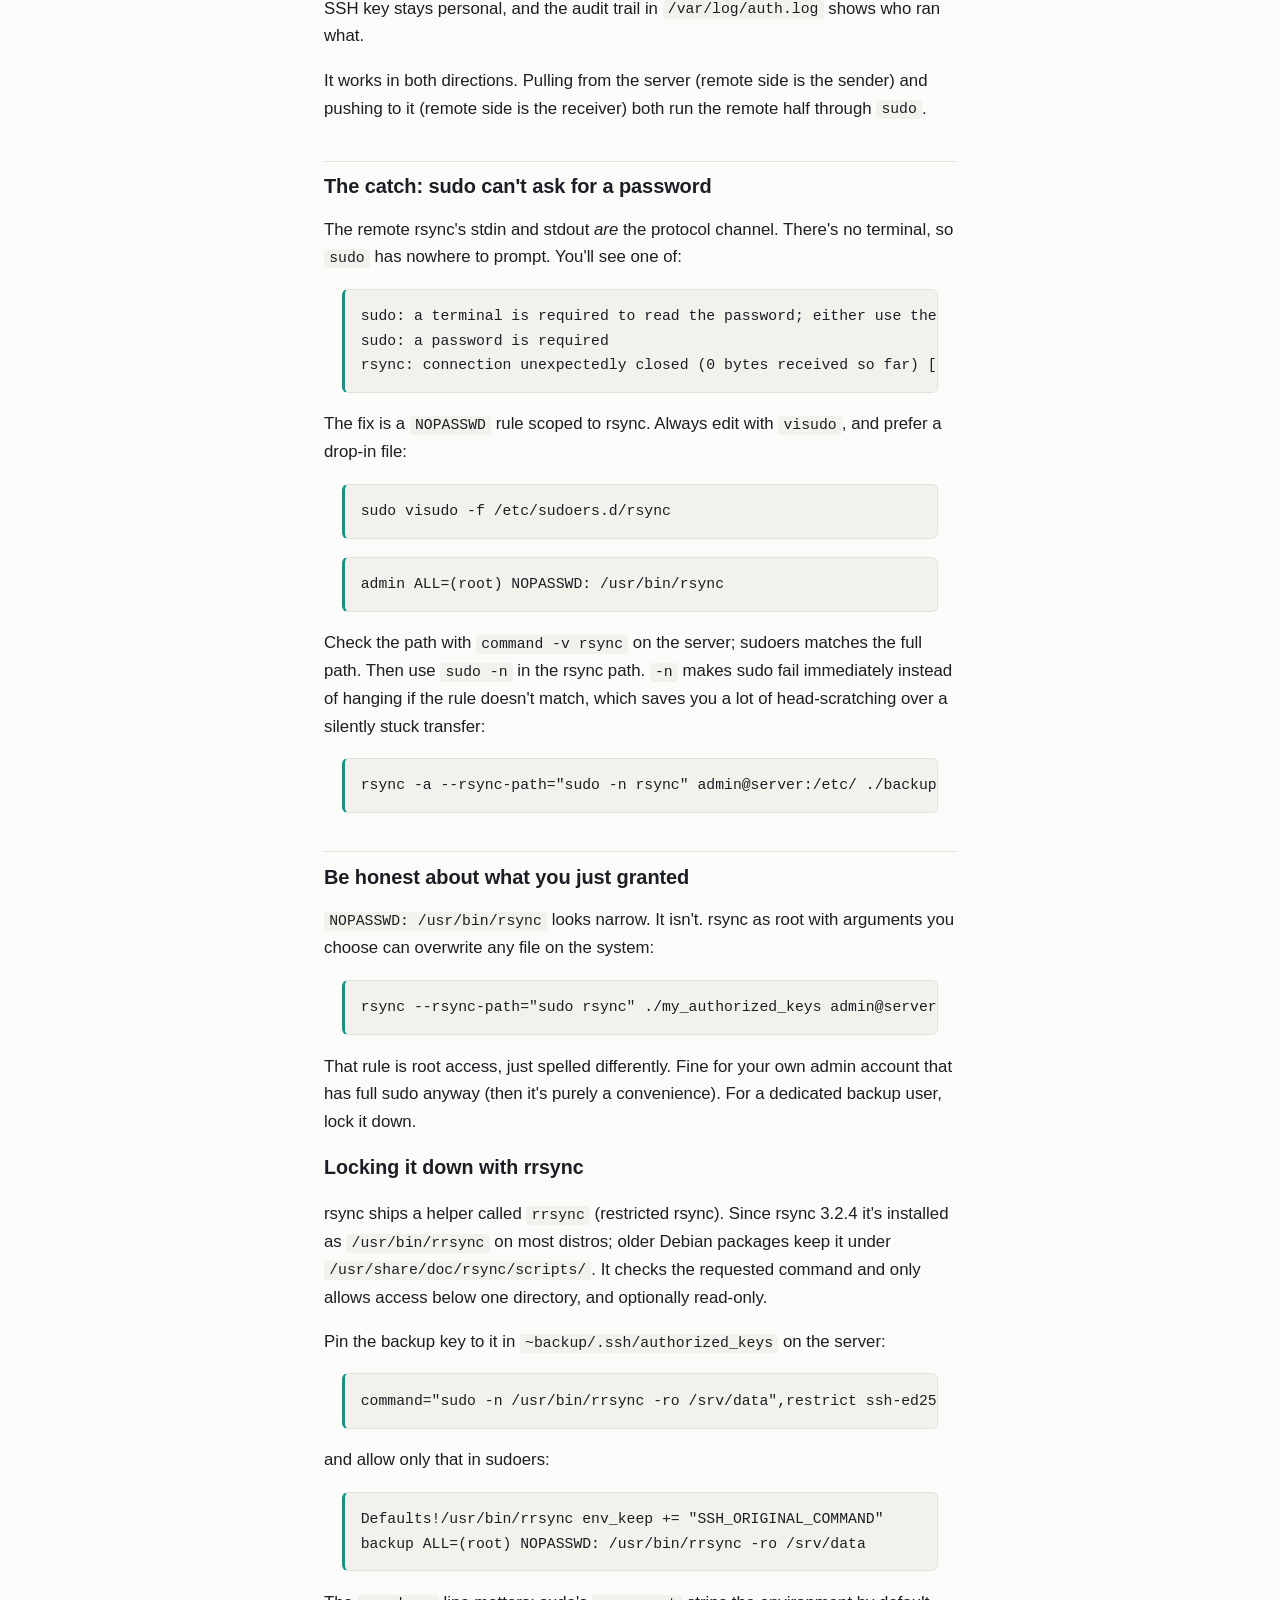
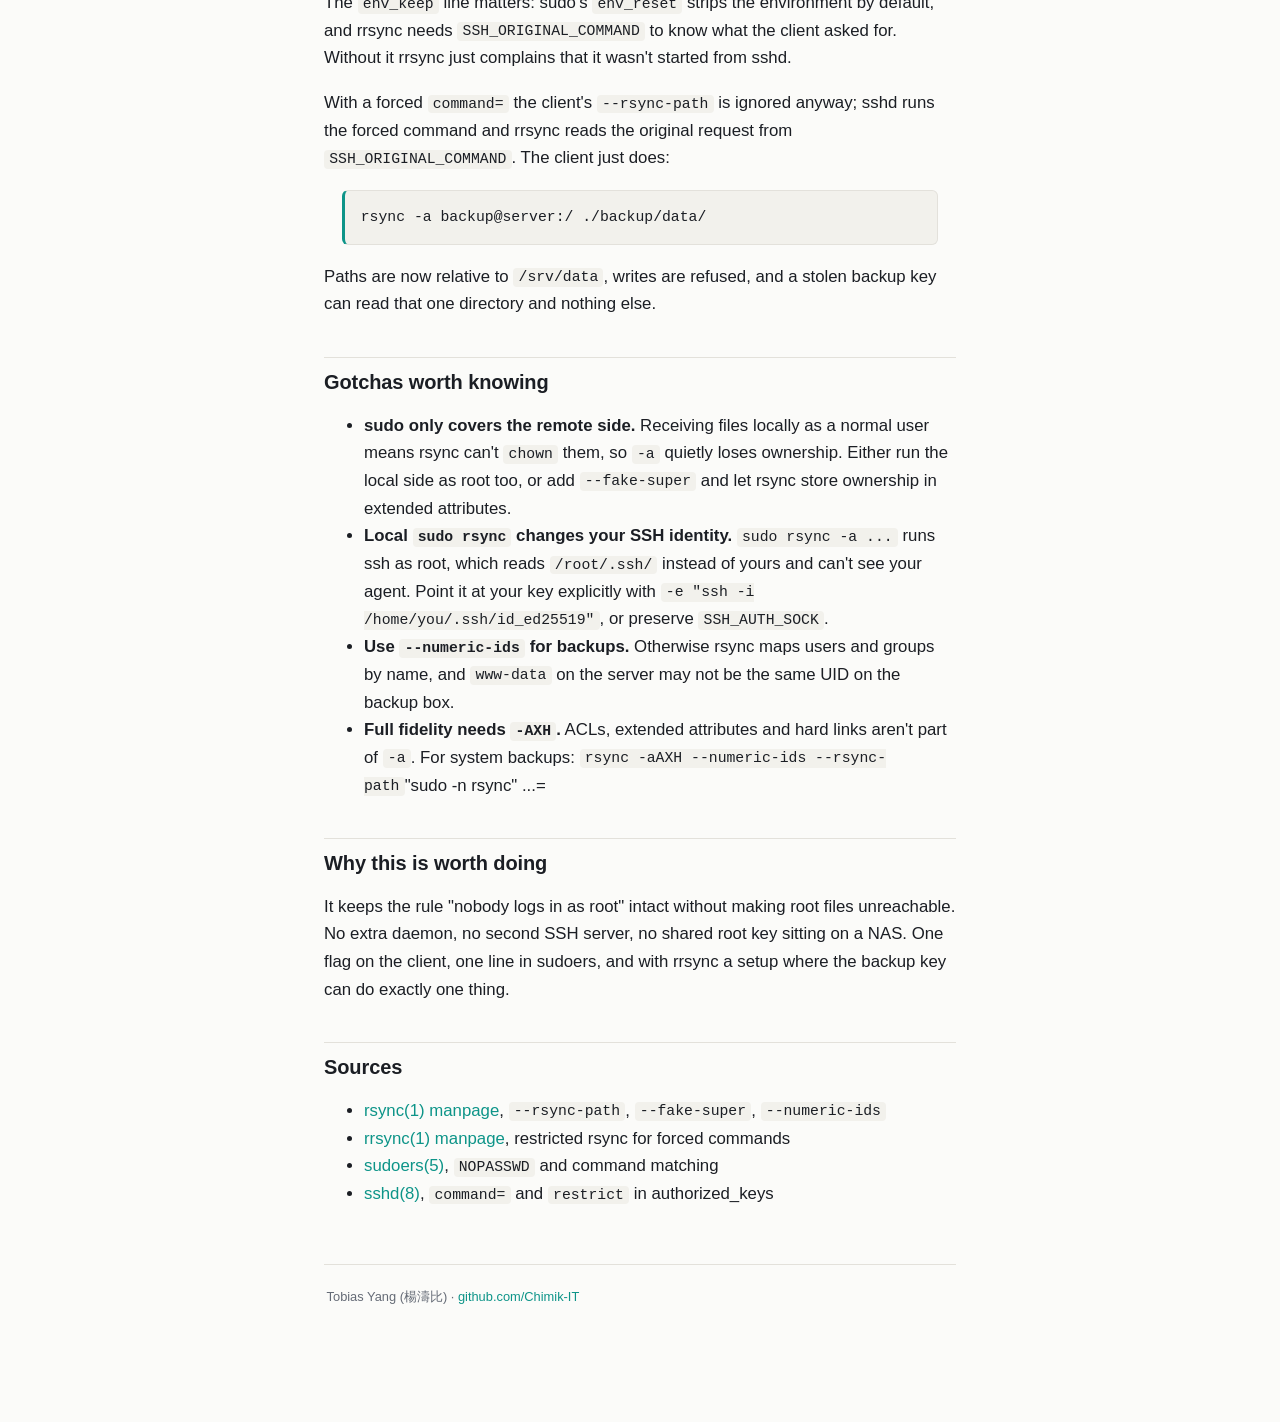
<file: howtos/rsync-sudo.html>
<?xml version="1.0" encoding="utf-8"?>
<!DOCTYPE html PUBLIC "-//W3C//DTD XHTML 1.0 Strict//EN"
"http://www.w3.org/TR/xhtml1/DTD/xhtml1-strict.dtd">
<html xmlns="http://www.w3.org/1999/xhtml" lang="en" xml:lang="en">
<head>
<!-- 2026-09-23 Mi 09:46 -->
<meta http-equiv="Content-Type" content="text/html;charset=utf-8" />
<meta name="viewport" content="width=device-width, initial-scale=1" />
<title>Copy root-owned files over SSH: run the remote rsync through sudo</title>
<meta name="author" content="Tobias Yang" />
<meta name="description" content="How --rsync-path=&quot;sudo rsync&quot; lets you copy root-owned files over SSH while root login stays disabled, what sudoers needs, and why it is effectively root access." />
<meta name="generator" content="Org Mode" />
<style type="text/css">
  #content { max-width: 60em; margin: auto; }
  .title  { text-align: center;
             margin-bottom: .2em; }
  .subtitle { text-align: center;
              font-size: medium;
              font-weight: bold;
              margin-top:0; }
  .todo   { font-family: monospace; color: red; }
  .done   { font-family: monospace; color: green; }
  .priority { font-family: monospace; color: orange; }
  .tag    { background-color: #eee; font-family: monospace;
            padding: 2px; font-size: 80%; font-weight: normal; }
  .timestamp { color: #bebebe; }
  .timestamp-kwd { color: #5f9ea0; }
  .org-right  { margin-left: auto; margin-right: 0px;  text-align: right; }
  .org-left   { margin-left: 0px;  margin-right: auto; text-align: left; }
  .org-center { margin-left: auto; margin-right: auto; text-align: center; }
  .underline { text-decoration: underline; }
  #postamble p, #preamble p { font-size: 90%; margin: .2em; }
  p.verse { margin-left: 3%; }
  pre {
    border: 1px solid #e6e6e6;
    border-radius: 3px;
    background-color: #f2f2f2;
    padding: 8pt;
    font-family: monospace;
    overflow: auto;
    margin: 1.2em;
  }
  pre.src {
    position: relative;
    overflow: auto;
  }
  pre.src:before {
    display: none;
    position: absolute;
    top: -8px;
    right: 12px;
    padding: 3px;
    color: #555;
    background-color: #f2f2f299;
  }
  pre.src:hover:before { display: inline; margin-top: 14px;}
  /* Languages per Org manual */
  pre.src-asymptote:before { content: 'Asymptote'; }
  pre.src-awk:before { content: 'Awk'; }
  pre.src-authinfo::before { content: 'Authinfo'; }
  pre.src-C:before { content: 'C'; }
  /* pre.src-C++ doesn't work in CSS */
  pre.src-clojure:before { content: 'Clojure'; }
  pre.src-css:before { content: 'CSS'; }
  pre.src-D:before { content: 'D'; }
  pre.src-ditaa:before { content: 'ditaa'; }
  pre.src-dot:before { content: 'Graphviz'; }
  pre.src-calc:before { content: 'Emacs Calc'; }
  pre.src-emacs-lisp:before { content: 'Emacs Lisp'; }
  pre.src-fortran:before { content: 'Fortran'; }
  pre.src-gnuplot:before { content: 'gnuplot'; }
  pre.src-haskell:before { content: 'Haskell'; }
  pre.src-hledger:before { content: 'hledger'; }
  pre.src-java:before { content: 'Java'; }
  pre.src-js:before { content: 'Javascript'; }
  pre.src-latex:before { content: 'LaTeX'; }
  pre.src-ledger:before { content: 'Ledger'; }
  pre.src-lisp:before { content: 'Lisp'; }
  pre.src-lilypond:before { content: 'Lilypond'; }
  pre.src-lua:before { content: 'Lua'; }
  pre.src-matlab:before { content: 'MATLAB'; }
  pre.src-mscgen:before { content: 'Mscgen'; }
  pre.src-ocaml:before { content: 'Objective Caml'; }
  pre.src-octave:before { content: 'Octave'; }
  pre.src-org:before { content: 'Org mode'; }
  pre.src-oz:before { content: 'OZ'; }
  pre.src-plantuml:before { content: 'Plantuml'; }
  pre.src-processing:before { content: 'Processing.js'; }
  pre.src-python:before { content: 'Python'; }
  pre.src-R:before { content: 'R'; }
  pre.src-ruby:before { content: 'Ruby'; }
  pre.src-sass:before { content: 'Sass'; }
  pre.src-scheme:before { content: 'Scheme'; }
  pre.src-screen:before { content: 'Gnu Screen'; }
  pre.src-sed:before { content: 'Sed'; }
  pre.src-sh:before { content: 'shell'; }
  pre.src-sql:before { content: 'SQL'; }
  pre.src-sqlite:before { content: 'SQLite'; }
  /* additional languages in org.el's org-babel-load-languages alist */
  pre.src-forth:before { content: 'Forth'; }
  pre.src-io:before { content: 'IO'; }
  pre.src-J:before { content: 'J'; }
  pre.src-makefile:before { content: 'Makefile'; }
  pre.src-maxima:before { content: 'Maxima'; }
  pre.src-perl:before { content: 'Perl'; }
  pre.src-picolisp:before { content: 'Pico Lisp'; }
  pre.src-scala:before { content: 'Scala'; }
  pre.src-shell:before { content: 'Shell Script'; }
  pre.src-ebnf2ps:before { content: 'ebfn2ps'; }
  /* additional language identifiers per "defun org-babel-execute"
       in ob-*.el */
  pre.src-cpp:before  { content: 'C++'; }
  pre.src-abc:before  { content: 'ABC'; }
  pre.src-coq:before  { content: 'Coq'; }
  pre.src-groovy:before  { content: 'Groovy'; }
  /* additional language identifiers from org-babel-shell-names in
     ob-shell.el: ob-shell is the only babel language using a lambda to put
     the execution function name together. */
  pre.src-bash:before  { content: 'bash'; }
  pre.src-csh:before  { content: 'csh'; }
  pre.src-ash:before  { content: 'ash'; }
  pre.src-dash:before  { content: 'dash'; }
  pre.src-ksh:before  { content: 'ksh'; }
  pre.src-mksh:before  { content: 'mksh'; }
  pre.src-posh:before  { content: 'posh'; }
  /* Additional Emacs modes also supported by the LaTeX listings package */
  pre.src-ada:before { content: 'Ada'; }
  pre.src-asm:before { content: 'Assembler'; }
  pre.src-caml:before { content: 'Caml'; }
  pre.src-delphi:before { content: 'Delphi'; }
  pre.src-html:before { content: 'HTML'; }
  pre.src-idl:before { content: 'IDL'; }
  pre.src-mercury:before { content: 'Mercury'; }
  pre.src-metapost:before { content: 'MetaPost'; }
  pre.src-modula-2:before { content: 'Modula-2'; }
  pre.src-pascal:before { content: 'Pascal'; }
  pre.src-ps:before { content: 'PostScript'; }
  pre.src-prolog:before { content: 'Prolog'; }
  pre.src-simula:before { content: 'Simula'; }
  pre.src-tcl:before { content: 'tcl'; }
  pre.src-tex:before { content: 'TeX'; }
  pre.src-plain-tex:before { content: 'Plain TeX'; }
  pre.src-verilog:before { content: 'Verilog'; }
  pre.src-vhdl:before { content: 'VHDL'; }
  pre.src-xml:before { content: 'XML'; }
  pre.src-nxml:before { content: 'XML'; }
  /* add a generic configuration mode; LaTeX export needs an additional
     (add-to-list 'org-latex-listings-langs '(conf " ")) in .emacs */
  pre.src-conf:before { content: 'Configuration File'; }

  table { border-collapse:collapse; }
  caption.t-above { caption-side: top; }
  caption.t-bottom { caption-side: bottom; }
  td, th { vertical-align:top;  }
  th.org-right  { text-align: center;  }
  th.org-left   { text-align: center;   }
  th.org-center { text-align: center; }
  td.org-right  { text-align: right;  }
  td.org-left   { text-align: left;   }
  td.org-center { text-align: center; }
  dt { font-weight: bold; }
  .footpara { display: inline; }
  .footdef  { margin-bottom: 1em; }
  .figure { padding: 1em; }
  .figure p { text-align: center; }
  .equation-container {
    display: table;
    text-align: center;
    width: 100%;
  }
  .equation {
    vertical-align: middle;
  }
  .equation-label {
    display: table-cell;
    text-align: right;
    vertical-align: middle;
  }
  .inlinetask {
    padding: 10px;
    border: 2px solid gray;
    margin: 10px;
    background: #ffffcc;
  }
  #org-div-home-and-up
   { text-align: right; font-size: 70%; white-space: nowrap; }
  textarea { overflow-x: auto; }
  .linenr { font-size: smaller }
  .code-highlighted { background-color: #ffff00; }
  .org-info-js_info-navigation { border-style: none; }
  #org-info-js_console-label
    { font-size: 10px; font-weight: bold; white-space: nowrap; }
  .org-info-js_search-highlight
    { background-color: #ffff00; color: #000000; font-weight: bold; }
  .org-svg { }
</style>
<link rel="stylesheet" href="../static/css/style.css" type="text/css"/><link rel="icon" type="image/png" href="../static/favicon.png"/><script>(function(){var t=localStorage.getItem('theme');if(t)document.documentElement.setAttribute('data-theme',t);})();</script>
<link rel="canonical" href="https://chimik-it.github.io/howtos/rsync-sudo.html"/>
<meta property="og:type" content="article"/>
<meta property="og:title" content="Copy root-owned files over SSH: run the remote rsync through sudo"/>
<meta property="og:url" content="https://chimik-it.github.io/howtos/rsync-sudo.html"/>
</head>
<body>
<div id="preamble" class="status">
<nav class="howto-nav"><a href="../index.html" class="logo"><img src="../static/favicon.png" alt="Logo"/></a><a href="https://github.com/Chimik-IT">About</a><button id="theme-toggle" aria-label="Toggle color theme">◐</button></nav>
</div>
<div id="content" class="content">
<h1 class="title">Copy root-owned files over SSH: run the remote rsync through sudo</h1>
<div id="table-of-contents" role="doc-toc">
<h2>Table of Contents</h2>
<div id="text-table-of-contents" role="doc-toc">
<ul>
<li><a href="#orgaf302ed">The problem</a></li>
<li><a href="#org0b2fbde">What --rsync-path actually does</a></li>
<li><a href="#orgc88bd4f">The catch: sudo can't ask for a password</a></li>
<li><a href="#orgdbf4c7f">Be honest about what you just granted</a>
<ul>
<li><a href="#org3cdd4e1">Locking it down with rrsync</a></li>
</ul>
</li>
<li><a href="#org6a3ccde">Gotchas worth knowing</a></li>
<li><a href="#org869e6f4">Why this is worth doing</a></li>
<li><a href="#org10e393c">Sources</a></li>
</ul>
</div>
</div>
<div id="outline-container-orgaf302ed" class="outline-2">
<h2 id="orgaf302ed">The problem</h2>
<div class="outline-text-2" id="text-orgaf302ed">
<p>
Any sane server has <code>PermitRootLogin no</code> in <code>sshd_config</code>. You log in as
your own user and use <code>sudo</code> for anything privileged. That works fine
interactively, but falls apart as soon as you want to copy files that
only root can read or write: <code>/etc</code>, container volumes under
<code>/var/lib</code>, a database dump directory owned by <code>postgres</code>, a backup that
has to keep ownership and permissions intact.
</p>

<p>
The naive attempt:
</p>

<div class="org-src-container">
<pre class="src src-bash">rsync -a admin@server:/etc/ ./backup/etc/
</pre>
</div>

<p>
ends in a wall of <code>Permission denied</code> for <code>/etc/shadow</code>,
<code>/etc/ssl/private</code> and friends. rsync on the other side runs as
<code>admin</code>, so it can only see what <code>admin</code> can see.
</p>
</div>
</div>
<div id="outline-container-org0b2fbde" class="outline-2">
<h2 id="org0b2fbde">What --rsync-path actually does</h2>
<div class="outline-text-2" id="text-org0b2fbde">
<p>
When you rsync over SSH, your local rsync doesn't talk to a daemon. It
opens an SSH connection and starts a second rsync process on the remote
host, roughly like this:
</p>

<div class="org-src-container">
<pre class="src src-bash">ssh admin@server rsync --server --sender -logDtpre.iLsfxCIvu . /etc/
</pre>
</div>

<p>
The two processes then speak the rsync protocol over the SSH channel's
stdin/stdout. <code>--rsync-path</code> replaces the word <code>rsync</code> in that remote
command line. From the manpage: "Use this to specify what program is to
be run on the remote machine to start-up rsync."
</p>

<p>
So with
</p>

<div class="org-src-container">
<pre class="src src-bash">rsync -a --rsync-path="sudo rsync" admin@server:/etc/ ./backup/etc/
</pre>
</div>

<p>
the remote side becomes <code>sudo rsync --server ...</code>. You log in as
<code>admin</code>, but the process that reads (or writes) the files runs as root.
Root login stays disabled, your SSH key stays personal, and the audit
trail in <code>/var/log/auth.log</code> shows who ran what.
</p>

<p>
It works in both directions. Pulling from the server (remote side is
the sender) and pushing to it (remote side is the receiver) both run the
remote half through <code>sudo</code>.
</p>
</div>
</div>
<div id="outline-container-orgc88bd4f" class="outline-2">
<h2 id="orgc88bd4f">The catch: sudo can't ask for a password</h2>
<div class="outline-text-2" id="text-orgc88bd4f">
<p>
The remote rsync's stdin and stdout <i>are</i> the protocol channel. There's
no terminal, so <code>sudo</code> has nowhere to prompt. You'll see one of:
</p>

<pre class="example" id="org8ab24b8">
sudo: a terminal is required to read the password; either use the -S option to read from standard input or configure an askpass helper
sudo: a password is required
rsync: connection unexpectedly closed (0 bytes received so far) [Receiver]
</pre>

<p>
The fix is a <code>NOPASSWD</code> rule scoped to rsync. Always edit with
<code>visudo</code>, and prefer a drop-in file:
</p>

<div class="org-src-container">
<pre class="src src-bash">sudo visudo -f /etc/sudoers.d/rsync
</pre>
</div>

<pre class="example" id="orgf7b599d">
admin ALL=(root) NOPASSWD: /usr/bin/rsync
</pre>

<p>
Check the path with <code>command -v rsync</code> on the server; sudoers matches
the full path. Then use <code>sudo -n</code> in the rsync path. <code>-n</code> makes sudo
fail immediately instead of hanging if the rule doesn't match, which
saves you a lot of head-scratching over a silently stuck transfer:
</p>

<div class="org-src-container">
<pre class="src src-bash">rsync -a --rsync-path="sudo -n rsync" admin@server:/etc/ ./backup/etc/
</pre>
</div>
</div>
</div>
<div id="outline-container-orgdbf4c7f" class="outline-2">
<h2 id="orgdbf4c7f">Be honest about what you just granted</h2>
<div class="outline-text-2" id="text-orgdbf4c7f">
<p>
<code>NOPASSWD: /usr/bin/rsync</code> looks narrow. It isn't. rsync as root with
arguments you choose can overwrite any file on the system:
</p>

<div class="org-src-container">
<pre class="src src-bash">rsync --rsync-path="sudo rsync" ./my_authorized_keys admin@server:/root/.ssh/authorized_keys
</pre>
</div>

<p>
That rule is root access, just spelled differently. Fine for your own
admin account that has full sudo anyway (then it's purely a
convenience). For a dedicated backup user, lock it down.
</p>
</div>
<div id="outline-container-org3cdd4e1" class="outline-3">
<h3 id="org3cdd4e1">Locking it down with rrsync</h3>
<div class="outline-text-3" id="text-org3cdd4e1">
<p>
rsync ships a helper called <code>rrsync</code> (restricted rsync). Since rsync
3.2.4 it's installed as <code>/usr/bin/rrsync</code> on most distros; older Debian
packages keep it under <code>/usr/share/doc/rsync/scripts/</code>. It checks the
requested command and only allows access below one directory, and
optionally read-only.
</p>

<p>
Pin the backup key to it in <code>~backup/.ssh/authorized_keys</code> on the
server:
</p>

<pre class="example" id="orgbc50596">
command="sudo -n /usr/bin/rrsync -ro /srv/data",restrict ssh-ed25519 AAAA... backup@nas
</pre>

<p>
and allow only that in sudoers:
</p>

<pre class="example" id="org439c433">
Defaults!/usr/bin/rrsync env_keep += "SSH_ORIGINAL_COMMAND"
backup ALL=(root) NOPASSWD: /usr/bin/rrsync -ro /srv/data
</pre>

<p>
The <code>env_keep</code> line matters: sudo's <code>env_reset</code> strips the environment
by default, and rrsync needs <code>SSH_ORIGINAL_COMMAND</code> to know what the
client asked for. Without it rrsync just complains that it wasn't
started from sshd.
</p>

<p>
With a forced <code>command=</code> the client's <code>--rsync-path</code> is ignored anyway;
sshd runs the forced command and rrsync reads the original request from
<code>SSH_ORIGINAL_COMMAND</code>. The client just does:
</p>

<div class="org-src-container">
<pre class="src src-bash">rsync -a backup@server:/ ./backup/data/
</pre>
</div>

<p>
Paths are now relative to <code>/srv/data</code>, writes are refused, and a stolen
backup key can read that one directory and nothing else.
</p>
</div>
</div>
</div>
<div id="outline-container-org6a3ccde" class="outline-2">
<h2 id="org6a3ccde">Gotchas worth knowing</h2>
<div class="outline-text-2" id="text-org6a3ccde">
<ul class="org-ul">
<li><b>sudo only covers the remote side.</b> Receiving files locally as a
normal user means rsync can't <code>chown</code> them, so <code>-a</code> quietly loses
ownership. Either run the local side as root too, or add
<code>--fake-super</code> and let rsync store ownership in extended attributes.</li>
<li><b>Local <code>sudo rsync</code> changes your SSH identity.</b> <code>sudo rsync -a ...</code>
runs ssh as root, which reads <code>/root/.ssh/</code> instead of yours and
can't see your agent. Point it at your key explicitly with
<code>-e "ssh -i /home/you/.ssh/id_ed25519"</code>, or preserve <code>SSH_AUTH_SOCK</code>.</li>
<li><b>Use <code>--numeric-ids</code> for backups.</b> Otherwise rsync maps users and
groups by name, and <code>www-data</code> on the server may not be the same UID
on the backup box.</li>
<li><b>Full fidelity needs <code>-AXH</code>.</b> ACLs, extended attributes and hard
links aren't part of <code>-a</code>. For system backups:
<code>rsync -aAXH --numeric-ids --rsync-path</code>"sudo -n rsync" ...=</li>
</ul>
</div>
</div>
<div id="outline-container-org869e6f4" class="outline-2">
<h2 id="org869e6f4">Why this is worth doing</h2>
<div class="outline-text-2" id="text-org869e6f4">
<p>
It keeps the rule "nobody logs in as root" intact without making root
files unreachable. No extra daemon, no second SSH server, no shared root
key sitting on a NAS. One flag on the client, one line in sudoers, and
with rrsync a setup where the backup key can do exactly one thing.
</p>
</div>
</div>
<div id="outline-container-org10e393c" class="outline-2">
<h2 id="org10e393c">Sources</h2>
<div class="outline-text-2" id="text-org10e393c">
<ul class="org-ul">
<li><a href="https://download.samba.org/pub/rsync/rsync.1">rsync(1) manpage</a>, <code>--rsync-path</code>, <code>--fake-super</code>, <code>--numeric-ids</code></li>
<li><a href="https://download.samba.org/pub/rsync/rrsync.1">rrsync(1) manpage</a>, restricted rsync for forced commands</li>
<li><a href="https://www.sudo.ws/docs/man/sudoers.man/">sudoers(5)</a>, <code>NOPASSWD</code> and command matching</li>
<li><a href="https://man.openbsd.org/sshd.8#AUTHORIZED_KEYS_FILE_FORMAT">sshd(8)</a>, <code>command=</code> and <code>restrict</code> in authorized_keys</li>
</ul>
</div>
</div>
</div>
<div id="postamble" class="status">
<p>Tobias Yang (楊濤比) · <a href="https://github.com/Chimik-IT">github.com/Chimik-IT</a></p><script>(function(){var b=document.getElementById('theme-toggle');if(!b)return;function apply(t){document.documentElement.setAttribute('data-theme',t);}b.addEventListener('click',function(){var sys=window.matchMedia('(prefers-color-scheme: dark)').matches?'dark':'light';var now=document.documentElement.getAttribute('data-theme')||sys;var next=now==='dark'?'light':'dark';apply(next);localStorage.setItem('theme',next);});})();</script>
</div>
</body>
</html>
</file>
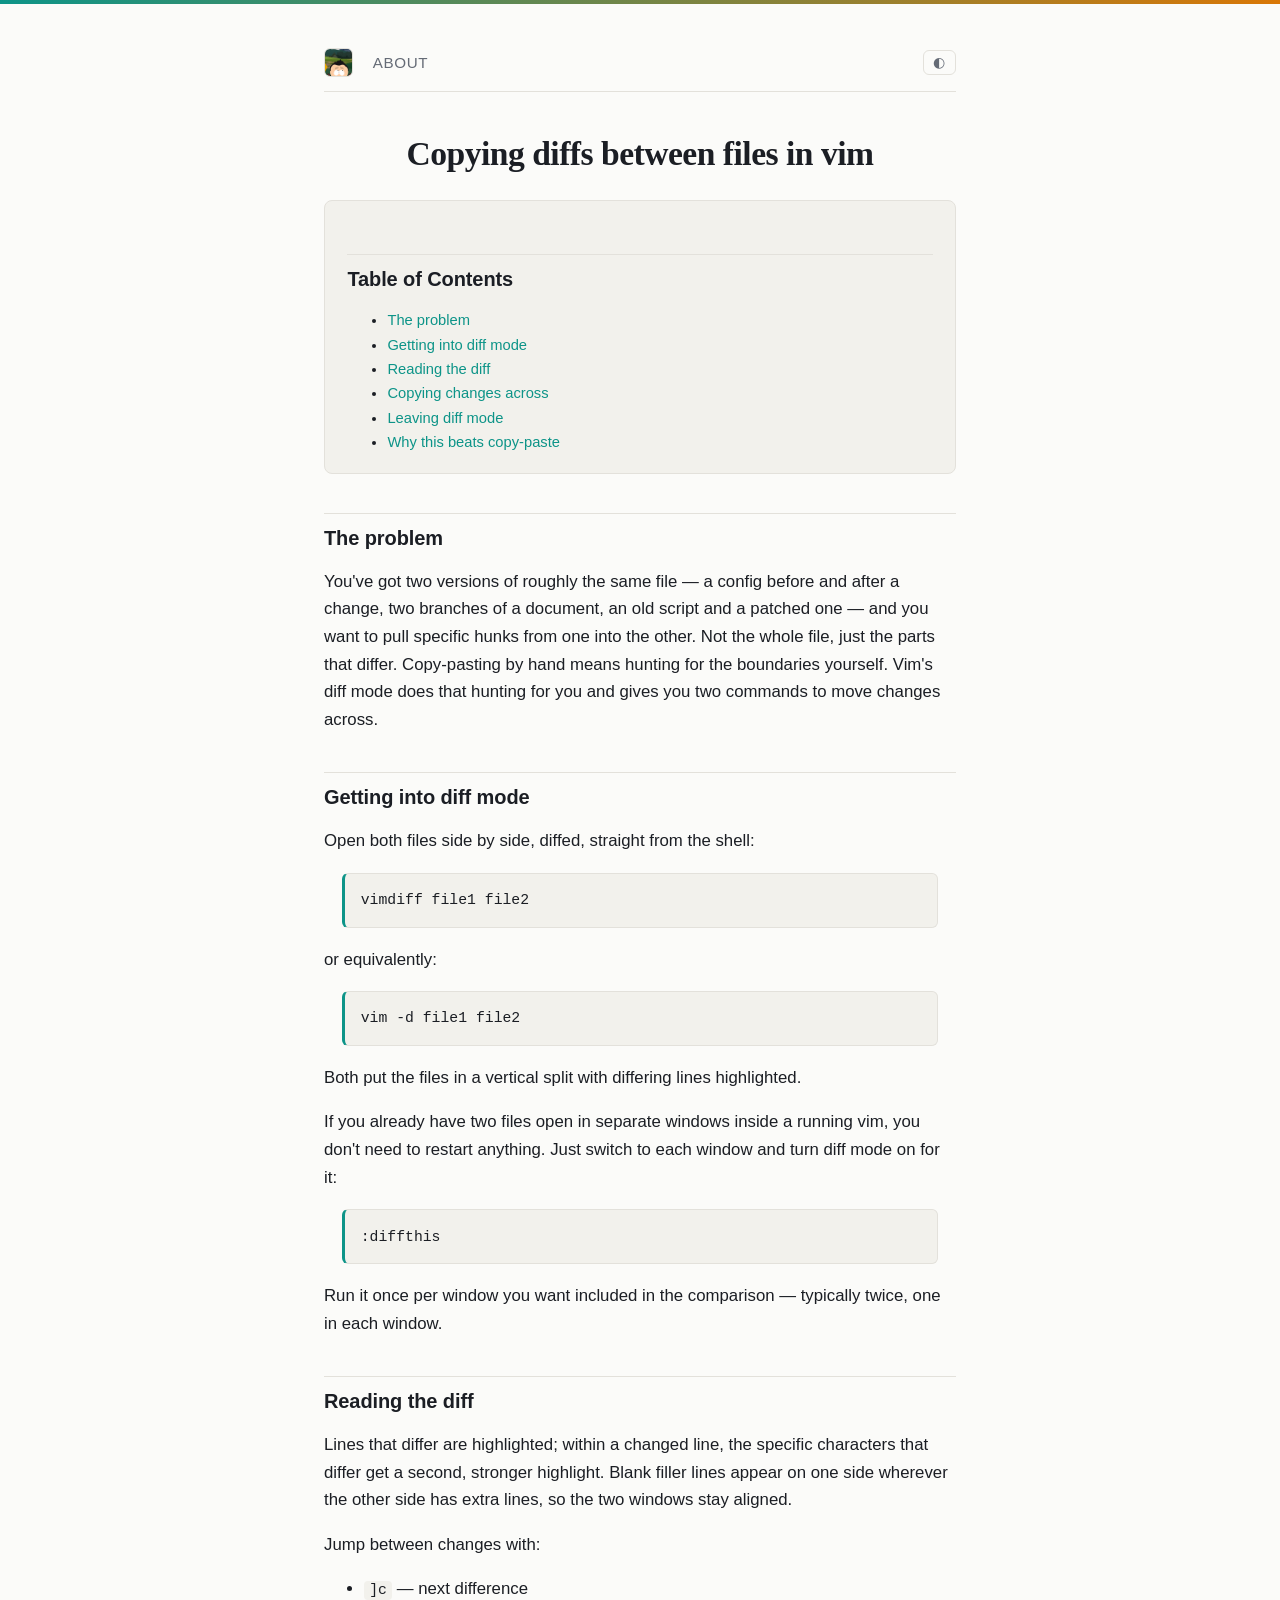
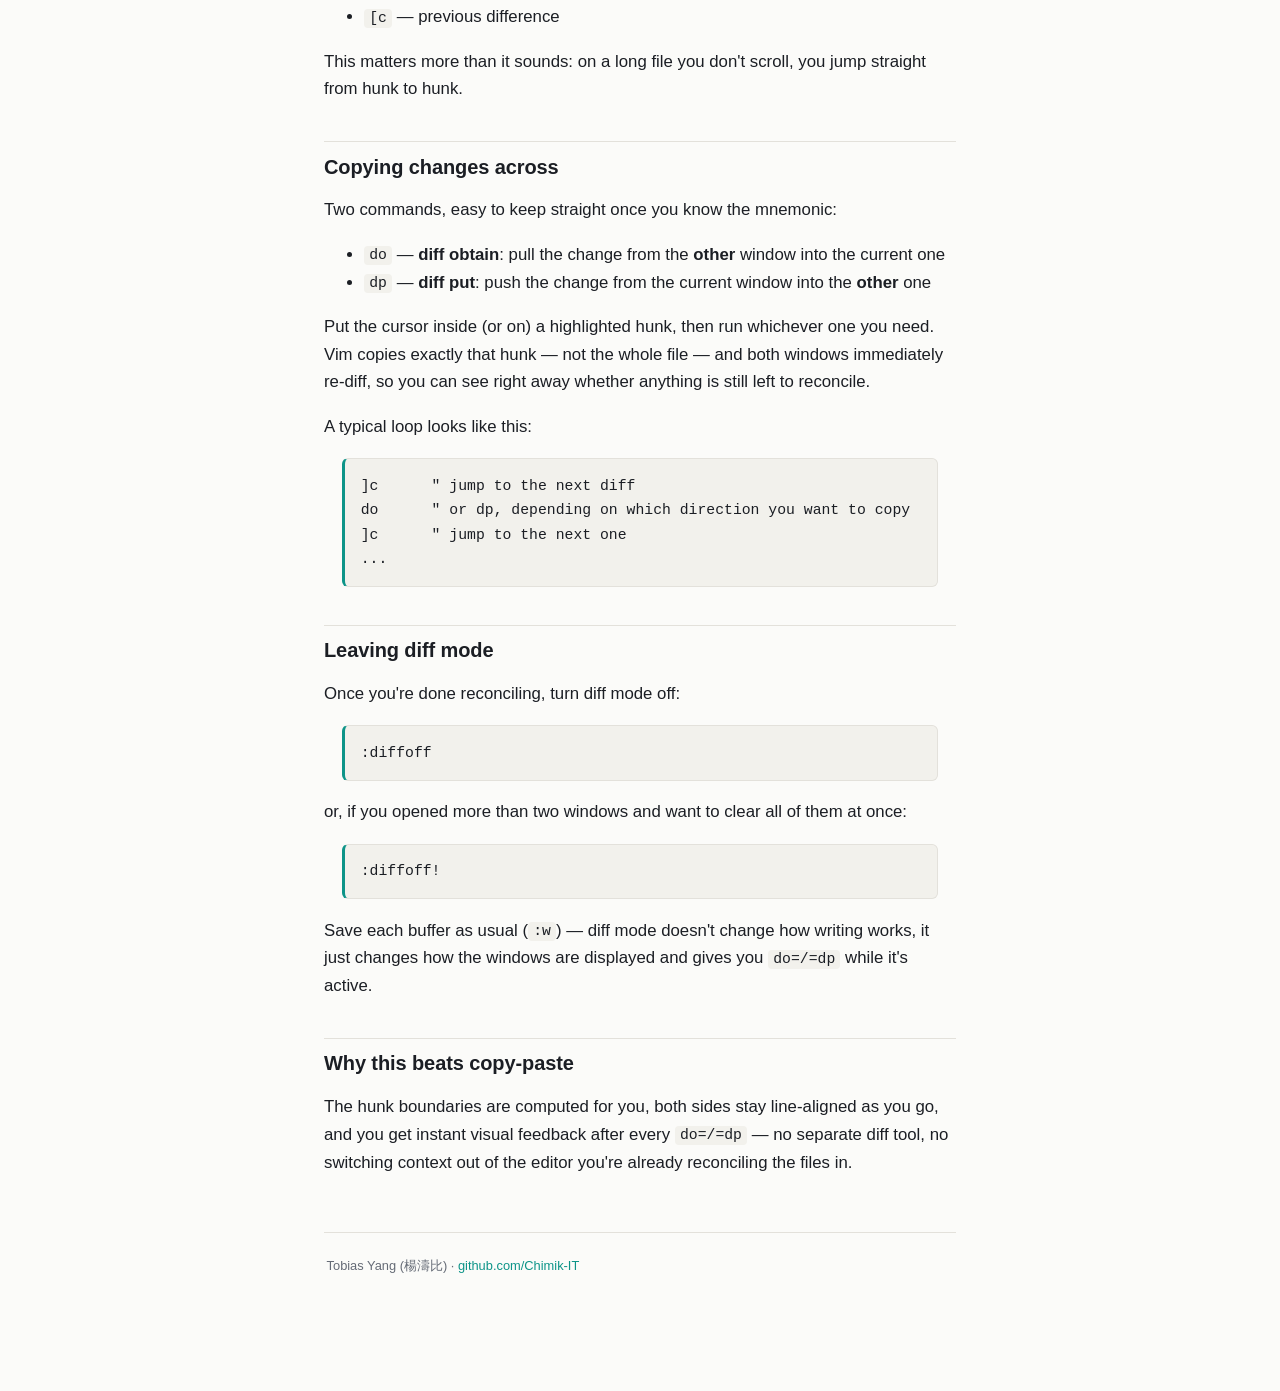
<file: howtos/vim-diff-copy.html>
<?xml version="1.0" encoding="utf-8"?>
<!DOCTYPE html PUBLIC "-//W3C//DTD XHTML 1.0 Strict//EN"
"http://www.w3.org/TR/xhtml1/DTD/xhtml1-strict.dtd">
<html xmlns="http://www.w3.org/1999/xhtml" lang="en" xml:lang="en">
<head>
<!-- 2026-09-19 Sat 07:25 -->
<meta http-equiv="Content-Type" content="text/html;charset=utf-8" />
<meta name="viewport" content="width=device-width, initial-scale=1" />
<title>Copying diffs between files in vim</title>
<meta name="author" content="Tobias Yang" />
<meta name="generator" content="Org Mode" />
<style type="text/css">
  #content { max-width: 60em; margin: auto; }
  .title  { text-align: center;
             margin-bottom: .2em; }
  .subtitle { text-align: center;
              font-size: medium;
              font-weight: bold;
              margin-top:0; }
  .todo   { font-family: monospace; color: red; }
  .done   { font-family: monospace; color: green; }
  .priority { font-family: monospace; color: orange; }
  .tag    { background-color: #eee; font-family: monospace;
            padding: 2px; font-size: 80%; font-weight: normal; }
  .timestamp { color: #bebebe; }
  .timestamp-kwd { color: #5f9ea0; }
  .org-right  { margin-left: auto; margin-right: 0px;  text-align: right; }
  .org-left   { margin-left: 0px;  margin-right: auto; text-align: left; }
  .org-center { margin-left: auto; margin-right: auto; text-align: center; }
  .underline { text-decoration: underline; }
  #postamble p, #preamble p { font-size: 90%; margin: .2em; }
  p.verse { margin-left: 3%; }
  pre {
    border: 1px solid #e6e6e6;
    border-radius: 3px;
    background-color: #f2f2f2;
    padding: 8pt;
    font-family: monospace;
    overflow: auto;
    margin: 1.2em;
  }
  pre.src {
    position: relative;
    overflow: auto;
  }
  pre.src:before {
    display: none;
    position: absolute;
    top: -8px;
    right: 12px;
    padding: 3px;
    color: #555;
    background-color: #f2f2f299;
  }
  pre.src:hover:before { display: inline; margin-top: 14px;}
  /* Languages per Org manual */
  pre.src-asymptote:before { content: 'Asymptote'; }
  pre.src-awk:before { content: 'Awk'; }
  pre.src-authinfo::before { content: 'Authinfo'; }
  pre.src-C:before { content: 'C'; }
  /* pre.src-C++ doesn't work in CSS */
  pre.src-clojure:before { content: 'Clojure'; }
  pre.src-css:before { content: 'CSS'; }
  pre.src-D:before { content: 'D'; }
  pre.src-ditaa:before { content: 'ditaa'; }
  pre.src-dot:before { content: 'Graphviz'; }
  pre.src-calc:before { content: 'Emacs Calc'; }
  pre.src-emacs-lisp:before { content: 'Emacs Lisp'; }
  pre.src-fortran:before { content: 'Fortran'; }
  pre.src-gnuplot:before { content: 'gnuplot'; }
  pre.src-haskell:before { content: 'Haskell'; }
  pre.src-hledger:before { content: 'hledger'; }
  pre.src-java:before { content: 'Java'; }
  pre.src-js:before { content: 'Javascript'; }
  pre.src-latex:before { content: 'LaTeX'; }
  pre.src-ledger:before { content: 'Ledger'; }
  pre.src-lisp:before { content: 'Lisp'; }
  pre.src-lilypond:before { content: 'Lilypond'; }
  pre.src-lua:before { content: 'Lua'; }
  pre.src-matlab:before { content: 'MATLAB'; }
  pre.src-mscgen:before { content: 'Mscgen'; }
  pre.src-ocaml:before { content: 'Objective Caml'; }
  pre.src-octave:before { content: 'Octave'; }
  pre.src-org:before { content: 'Org mode'; }
  pre.src-oz:before { content: 'OZ'; }
  pre.src-plantuml:before { content: 'Plantuml'; }
  pre.src-processing:before { content: 'Processing.js'; }
  pre.src-python:before { content: 'Python'; }
  pre.src-R:before { content: 'R'; }
  pre.src-ruby:before { content: 'Ruby'; }
  pre.src-sass:before { content: 'Sass'; }
  pre.src-scheme:before { content: 'Scheme'; }
  pre.src-screen:before { content: 'Gnu Screen'; }
  pre.src-sed:before { content: 'Sed'; }
  pre.src-sh:before { content: 'shell'; }
  pre.src-sql:before { content: 'SQL'; }
  pre.src-sqlite:before { content: 'SQLite'; }
  /* additional languages in org.el's org-babel-load-languages alist */
  pre.src-forth:before { content: 'Forth'; }
  pre.src-io:before { content: 'IO'; }
  pre.src-J:before { content: 'J'; }
  pre.src-makefile:before { content: 'Makefile'; }
  pre.src-maxima:before { content: 'Maxima'; }
  pre.src-perl:before { content: 'Perl'; }
  pre.src-picolisp:before { content: 'Pico Lisp'; }
  pre.src-scala:before { content: 'Scala'; }
  pre.src-shell:before { content: 'Shell Script'; }
  pre.src-ebnf2ps:before { content: 'ebfn2ps'; }
  /* additional language identifiers per "defun org-babel-execute"
       in ob-*.el */
  pre.src-cpp:before  { content: 'C++'; }
  pre.src-abc:before  { content: 'ABC'; }
  pre.src-coq:before  { content: 'Coq'; }
  pre.src-groovy:before  { content: 'Groovy'; }
  /* additional language identifiers from org-babel-shell-names in
     ob-shell.el: ob-shell is the only babel language using a lambda to put
     the execution function name together. */
  pre.src-bash:before  { content: 'bash'; }
  pre.src-csh:before  { content: 'csh'; }
  pre.src-ash:before  { content: 'ash'; }
  pre.src-dash:before  { content: 'dash'; }
  pre.src-ksh:before  { content: 'ksh'; }
  pre.src-mksh:before  { content: 'mksh'; }
  pre.src-posh:before  { content: 'posh'; }
  /* Additional Emacs modes also supported by the LaTeX listings package */
  pre.src-ada:before { content: 'Ada'; }
  pre.src-asm:before { content: 'Assembler'; }
  pre.src-caml:before { content: 'Caml'; }
  pre.src-delphi:before { content: 'Delphi'; }
  pre.src-html:before { content: 'HTML'; }
  pre.src-idl:before { content: 'IDL'; }
  pre.src-mercury:before { content: 'Mercury'; }
  pre.src-metapost:before { content: 'MetaPost'; }
  pre.src-modula-2:before { content: 'Modula-2'; }
  pre.src-pascal:before { content: 'Pascal'; }
  pre.src-ps:before { content: 'PostScript'; }
  pre.src-prolog:before { content: 'Prolog'; }
  pre.src-simula:before { content: 'Simula'; }
  pre.src-tcl:before { content: 'tcl'; }
  pre.src-tex:before { content: 'TeX'; }
  pre.src-plain-tex:before { content: 'Plain TeX'; }
  pre.src-verilog:before { content: 'Verilog'; }
  pre.src-vhdl:before { content: 'VHDL'; }
  pre.src-xml:before { content: 'XML'; }
  pre.src-nxml:before { content: 'XML'; }
  /* add a generic configuration mode; LaTeX export needs an additional
     (add-to-list 'org-latex-listings-langs '(conf " ")) in .emacs */
  pre.src-conf:before { content: 'Configuration File'; }

  table { border-collapse:collapse; }
  caption.t-above { caption-side: top; }
  caption.t-bottom { caption-side: bottom; }
  td, th { vertical-align:top;  }
  th.org-right  { text-align: center;  }
  th.org-left   { text-align: center;   }
  th.org-center { text-align: center; }
  td.org-right  { text-align: right;  }
  td.org-left   { text-align: left;   }
  td.org-center { text-align: center; }
  dt { font-weight: bold; }
  .footpara { display: inline; }
  .footdef  { margin-bottom: 1em; }
  .figure { padding: 1em; }
  .figure p { text-align: center; }
  .equation-container {
    display: table;
    text-align: center;
    width: 100%;
  }
  .equation {
    vertical-align: middle;
  }
  .equation-label {
    display: table-cell;
    text-align: right;
    vertical-align: middle;
  }
  .inlinetask {
    padding: 10px;
    border: 2px solid gray;
    margin: 10px;
    background: #ffffcc;
  }
  #org-div-home-and-up
   { text-align: right; font-size: 70%; white-space: nowrap; }
  textarea { overflow-x: auto; }
  .linenr { font-size: smaller }
  .code-highlighted { background-color: #ffff00; }
  .org-info-js_info-navigation { border-style: none; }
  #org-info-js_console-label
    { font-size: 10px; font-weight: bold; white-space: nowrap; }
  .org-info-js_search-highlight
    { background-color: #ffff00; color: #000000; font-weight: bold; }
  .org-svg { }
</style>
<link rel="stylesheet" href="../static/css/style.css" type="text/css"/><link rel="icon" type="image/png" href="../static/favicon.png"/><script>(function(){var t=localStorage.getItem('theme');if(t)document.documentElement.setAttribute('data-theme',t);})();</script>
</head>
<body>
<div id="preamble" class="status">
<nav class="howto-nav"><a href="../index.html" class="logo"><img src="../static/favicon.png" alt="Logo"/></a><a href="https://github.com/Chimik-IT">About</a><button id="theme-toggle" aria-label="Toggle color theme">◐</button></nav>
</div>
<div id="content" class="content">
<h1 class="title">Copying diffs between files in vim</h1>
<div id="table-of-contents" role="doc-toc">
<h2>Table of Contents</h2>
<div id="text-table-of-contents" role="doc-toc">
<ul>
<li><a href="#orgb1ee2fb">The problem</a></li>
<li><a href="#orge74a87c">Getting into diff mode</a></li>
<li><a href="#org15bc563">Reading the diff</a></li>
<li><a href="#orgf90c2da">Copying changes across</a></li>
<li><a href="#org43d47b2">Leaving diff mode</a></li>
<li><a href="#orgb3872c4">Why this beats copy-paste</a></li>
</ul>
</div>
</div>
<div id="outline-container-orgb1ee2fb" class="outline-2">
<h2 id="orgb1ee2fb">The problem</h2>
<div class="outline-text-2" id="text-orgb1ee2fb">
<p>
You've got two versions of roughly the same file — a config before and
after a change, two branches of a document, an old script and a patched
one — and you want to pull specific hunks from one into the other. Not
the whole file, just the parts that differ. Copy-pasting by hand means
hunting for the boundaries yourself. Vim's diff mode does that hunting
for you and gives you two commands to move changes across.
</p>
</div>
</div>
<div id="outline-container-orge74a87c" class="outline-2">
<h2 id="orge74a87c">Getting into diff mode</h2>
<div class="outline-text-2" id="text-orge74a87c">
<p>
Open both files side by side, diffed, straight from the shell:
</p>

<div class="org-src-container">
<pre class="src src-bash">vimdiff file1 file2
</pre>
</div>

<p>
or equivalently:
</p>

<div class="org-src-container">
<pre class="src src-bash">vim -d file1 file2
</pre>
</div>

<p>
Both put the files in a vertical split with differing lines
highlighted.
</p>

<p>
If you already have two files open in separate windows inside a
running vim, you don't need to restart anything. Just switch to each
window and turn diff mode on for it:
</p>

<pre class="example" id="orgcb50ab4">
:diffthis
</pre>

<p>
Run it once per window you want included in the comparison — typically
twice, one in each window.
</p>
</div>
</div>
<div id="outline-container-org15bc563" class="outline-2">
<h2 id="org15bc563">Reading the diff</h2>
<div class="outline-text-2" id="text-org15bc563">
<p>
Lines that differ are highlighted; within a changed line, the specific
characters that differ get a second, stronger highlight. Blank filler
lines appear on one side wherever the other side has extra lines, so
the two windows stay aligned.
</p>

<p>
Jump between changes with:
</p>

<ul class="org-ul">
<li><code>]c</code> — next difference</li>
<li><code>[c</code> — previous difference</li>
</ul>

<p>
This matters more than it sounds: on a long file you don't scroll,
you jump straight from hunk to hunk.
</p>
</div>
</div>
<div id="outline-container-orgf90c2da" class="outline-2">
<h2 id="orgf90c2da">Copying changes across</h2>
<div class="outline-text-2" id="text-orgf90c2da">
<p>
Two commands, easy to keep straight once you know the mnemonic:
</p>

<ul class="org-ul">
<li><code>do</code> — <b>diff obtain</b>: pull the change from the <b>other</b> window into
the current one</li>
<li><code>dp</code> — <b>diff put</b>: push the change from the current window into the
<b>other</b> one</li>
</ul>

<p>
Put the cursor inside (or on) a highlighted hunk, then run whichever
one you need. Vim copies exactly that hunk — not the whole file — and
both windows immediately re-diff, so you can see right away whether
anything is still left to reconcile.
</p>

<p>
A typical loop looks like this:
</p>

<pre class="example" id="org6c9000b">
]c      " jump to the next diff
do      " or dp, depending on which direction you want to copy
]c      " jump to the next one
...
</pre>
</div>
</div>
<div id="outline-container-org43d47b2" class="outline-2">
<h2 id="org43d47b2">Leaving diff mode</h2>
<div class="outline-text-2" id="text-org43d47b2">
<p>
Once you're done reconciling, turn diff mode off:
</p>

<pre class="example" id="orgb05b392">
:diffoff
</pre>

<p>
or, if you opened more than two windows and want to clear all of them
at once:
</p>

<pre class="example" id="org4d832bd">
:diffoff!
</pre>

<p>
Save each buffer as usual (<code>:w</code>) — diff mode doesn't change how
writing works, it just changes how the windows are displayed and gives
you <code>do=/=dp</code> while it's active.
</p>
</div>
</div>
<div id="outline-container-orgb3872c4" class="outline-2">
<h2 id="orgb3872c4">Why this beats copy-paste</h2>
<div class="outline-text-2" id="text-orgb3872c4">
<p>
The hunk boundaries are computed for you, both sides stay
line-aligned as you go, and you get instant visual feedback after
every <code>do=/=dp</code> — no separate diff tool, no switching context out of
the editor you're already reconciling the files in.
</p>
</div>
</div>
</div>
<div id="postamble" class="status">
<p>Tobias Yang (楊濤比) · <a href="https://github.com/Chimik-IT">github.com/Chimik-IT</a></p><script>(function(){var b=document.getElementById('theme-toggle');if(!b)return;function apply(t){document.documentElement.setAttribute('data-theme',t);}b.addEventListener('click',function(){var sys=window.matchMedia('(prefers-color-scheme: dark)').matches?'dark':'light';var now=document.documentElement.getAttribute('data-theme')||sys;var next=now==='dark'?'light':'dark';apply(next);localStorage.setItem('theme',next);});})();</script>
</div>
</body>
</html>
</file>
<file: static/css/style.css>
:root {
  --bg: #fbfbf9;
  --fg: #1b1e24;
  --muted: #656b76;
  --border: #e3e1db;
  --accent: #0d9488;
  --accent-2: #d97706;
  --code-bg: #f2f1ec;
}

@media (prefers-color-scheme: dark) {
  :root:not([data-theme="light"]) {
    --bg: #14161a;
    --fg: #e8e6e1;
    --muted: #96938c;
    --border: #292c31;
    --accent: #2dd4bf;
    --accent-2: #fbbf24;
    --code-bg: #1b1e23;
  }
}

:root[data-theme="dark"] {
  --bg: #14161a;
  --fg: #e8e6e1;
  --muted: #96938c;
  --border: #292c31;
  --accent: #2dd4bf;
  --accent-2: #fbbf24;
  --code-bg: #1b1e23;
}

* { box-sizing: border-box; }

html { scroll-behavior: smooth; }

body {
  max-width: 42rem;
  margin: 3rem auto;
  padding: 0 1.25rem 4rem;
  font-family: -apple-system, BlinkMacSystemFont, "Segoe UI", sans-serif;
  line-height: 1.65;
  font-size: 1.05rem;
  color: var(--fg);
  background: var(--bg);
  transition: background-color .2s ease, color .2s ease;
}

body::before {
  content: "";
  position: fixed;
  top: 0; left: 0; right: 0;
  height: 4px;
  background: linear-gradient(90deg, var(--accent), var(--accent-2));
}

::selection { background: var(--accent); color: var(--bg); }

a { color: var(--accent); text-decoration: none; }
a:hover { text-decoration: underline; }

a:focus-visible, button:focus-visible {
  outline: 2px solid var(--accent);
  outline-offset: 2px;
}

h1, h2, h3 { line-height: 1.3; }

h1.title {
  font-family: ui-serif, Georgia, "Iowan Old Style", serif;
  font-size: 2.1rem;
  letter-spacing: -0.015em;
  margin-bottom: 0.3rem;
}

h2 {
  font-size: 1.25rem;
  margin-top: 2.4rem;
  padding-top: 0.7rem;
  border-top: 1px solid var(--border);
  letter-spacing: -0.005em;
}

pre, code {
  font-family: ui-monospace, "SF Mono", Menlo, monospace;
  font-size: 0.88em;
}

pre {
  background: var(--code-bg);
  border: 1px solid var(--border);
  border-left: 3px solid var(--accent);
  padding: 0.9rem 1rem;
  overflow-x: auto;
  border-radius: 6px;
}

code {
  background: var(--code-bg);
  padding: 0.1em 0.35em;
  border-radius: 4px;
}

pre code { background: none; padding: 0; }

nav.howto-nav {
  display: flex;
  align-items: center;
  gap: 1.25rem;
  margin: 1rem 0 2.5rem;
  padding-bottom: 0.9rem;
  border-bottom: 1px solid var(--border);
  font-size: 0.95rem;
  text-transform: uppercase;
  letter-spacing: 0.04em;
}

nav.howto-nav a { color: var(--muted); }
nav.howto-nav a:hover { color: var(--accent); text-decoration: none; }

.logo {
  display: inline-flex;
  width: 1.8rem;
  height: 1.8rem;
  border-radius: 6px;
  overflow: hidden;
  border: 1px solid var(--border);
}

.logo img {
  width: 100%;
  height: 100%;
  object-fit: cover;
  display: block;
}

#theme-toggle {
  margin-left: auto;
  background: none;
  border: 1px solid var(--border);
  border-radius: 6px;
  color: var(--muted);
  font-size: 0.85rem;
  text-transform: none;
  letter-spacing: normal;
  padding: 0.2rem 0.6rem;
  cursor: pointer;
  font-family: inherit;
}

#theme-toggle:hover { color: var(--accent); border-color: var(--accent); }

#postamble {
  margin-top: 3.5rem;
  padding-top: 1.2rem;
  border-top: 1px solid var(--border);
  font-size: 0.85em;
  color: var(--muted);
}

#content { margin-top: 1rem; }

#table-of-contents {
  background: var(--code-bg);
  border: 1px solid var(--border);
  border-radius: 8px;
  padding: 0.9rem 1.4rem;
  margin: 1.5rem 0 2rem;
  font-size: 0.92rem;
}

#table-of-contents ul { margin: 0.3rem 0; }

#content > ul.org-ul {
  list-style: none;
  padding: 0;
}

#content > ul.org-ul > li {
  padding: 0.9rem 1.1rem;
  margin: 0.6rem 0;
  border: 1px solid var(--border);
  border-radius: 10px;
  transition: transform .15s ease, border-color .15s ease, background-color .15s ease;
}

#content > ul.org-ul > li:hover {
  border-color: var(--accent);
  background: var(--code-bg);
  transform: translateX(4px);
}

#content > ul.org-ul > li a { font-weight: 600; text-decoration: none; }

blockquote {
  border-left: 3px solid var(--accent);
  margin-left: 0;
  padding-left: 1rem;
  color: var(--muted);
}
</file>
